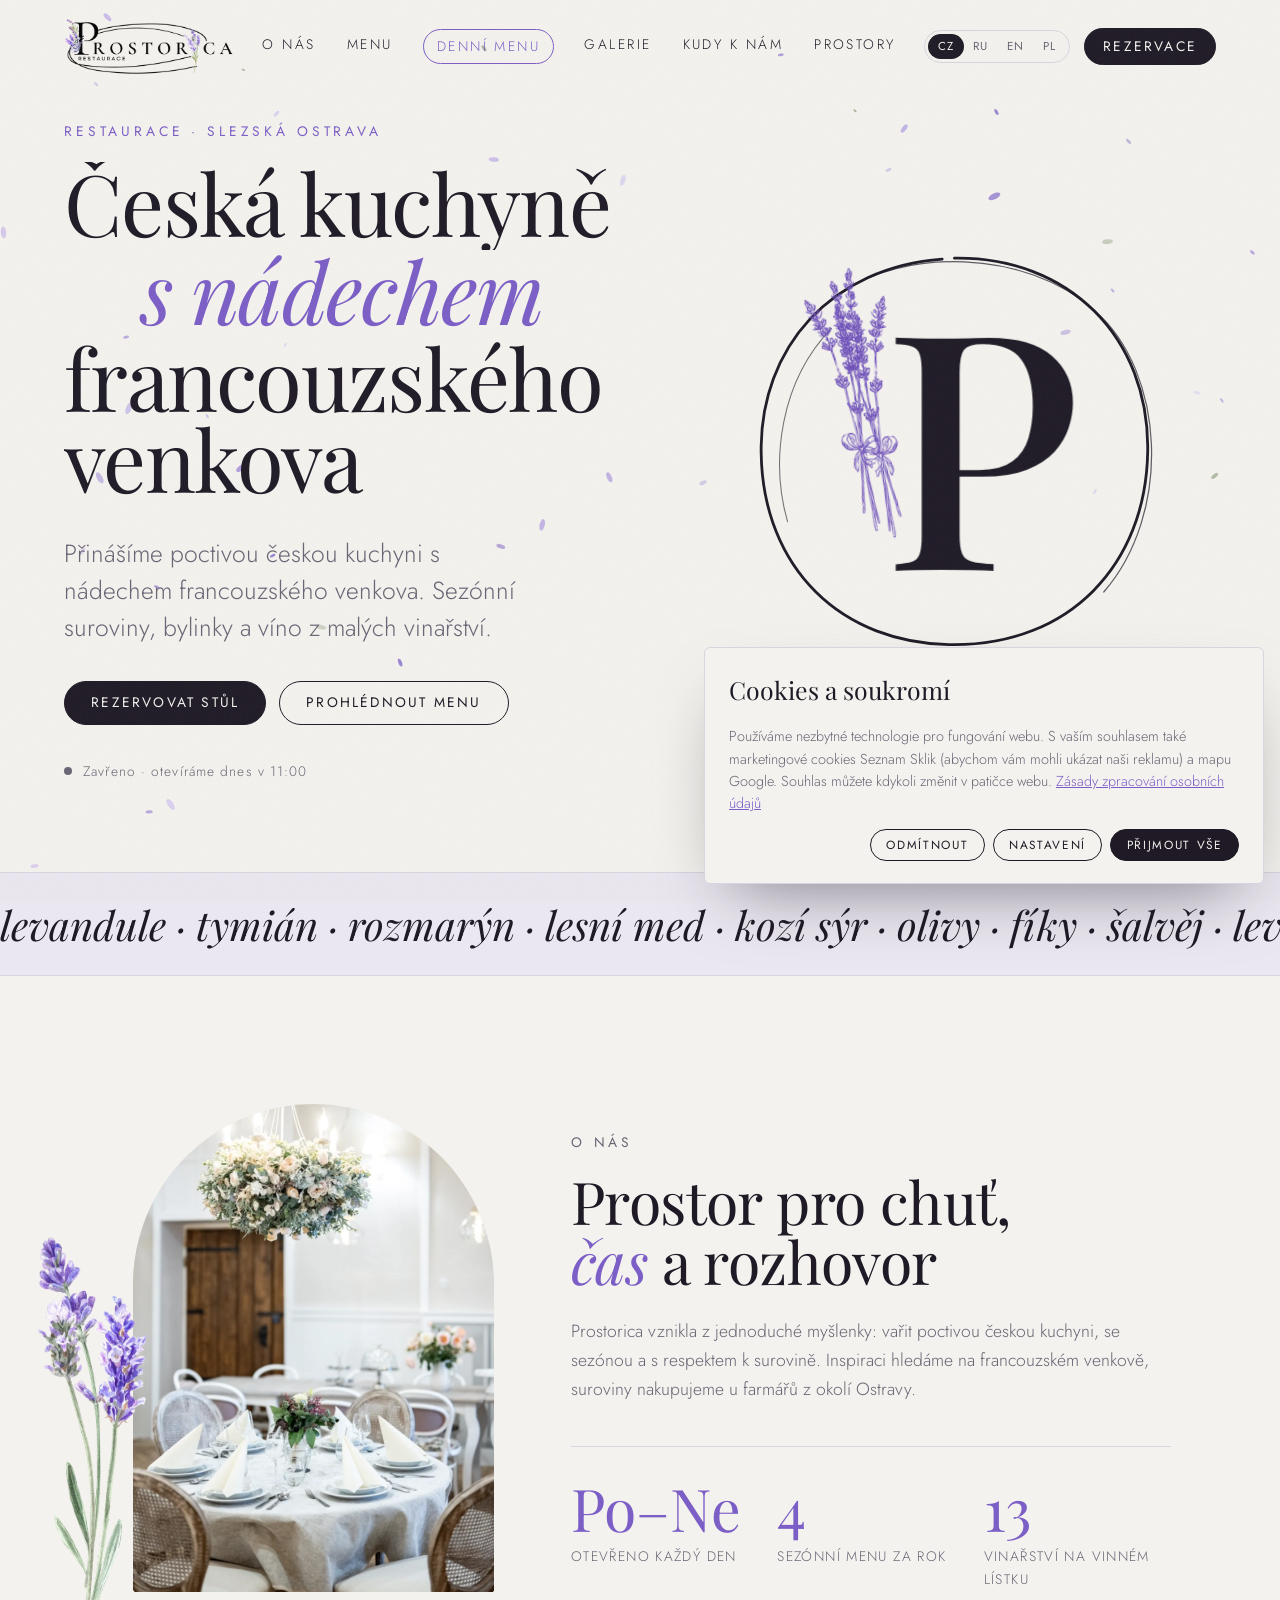
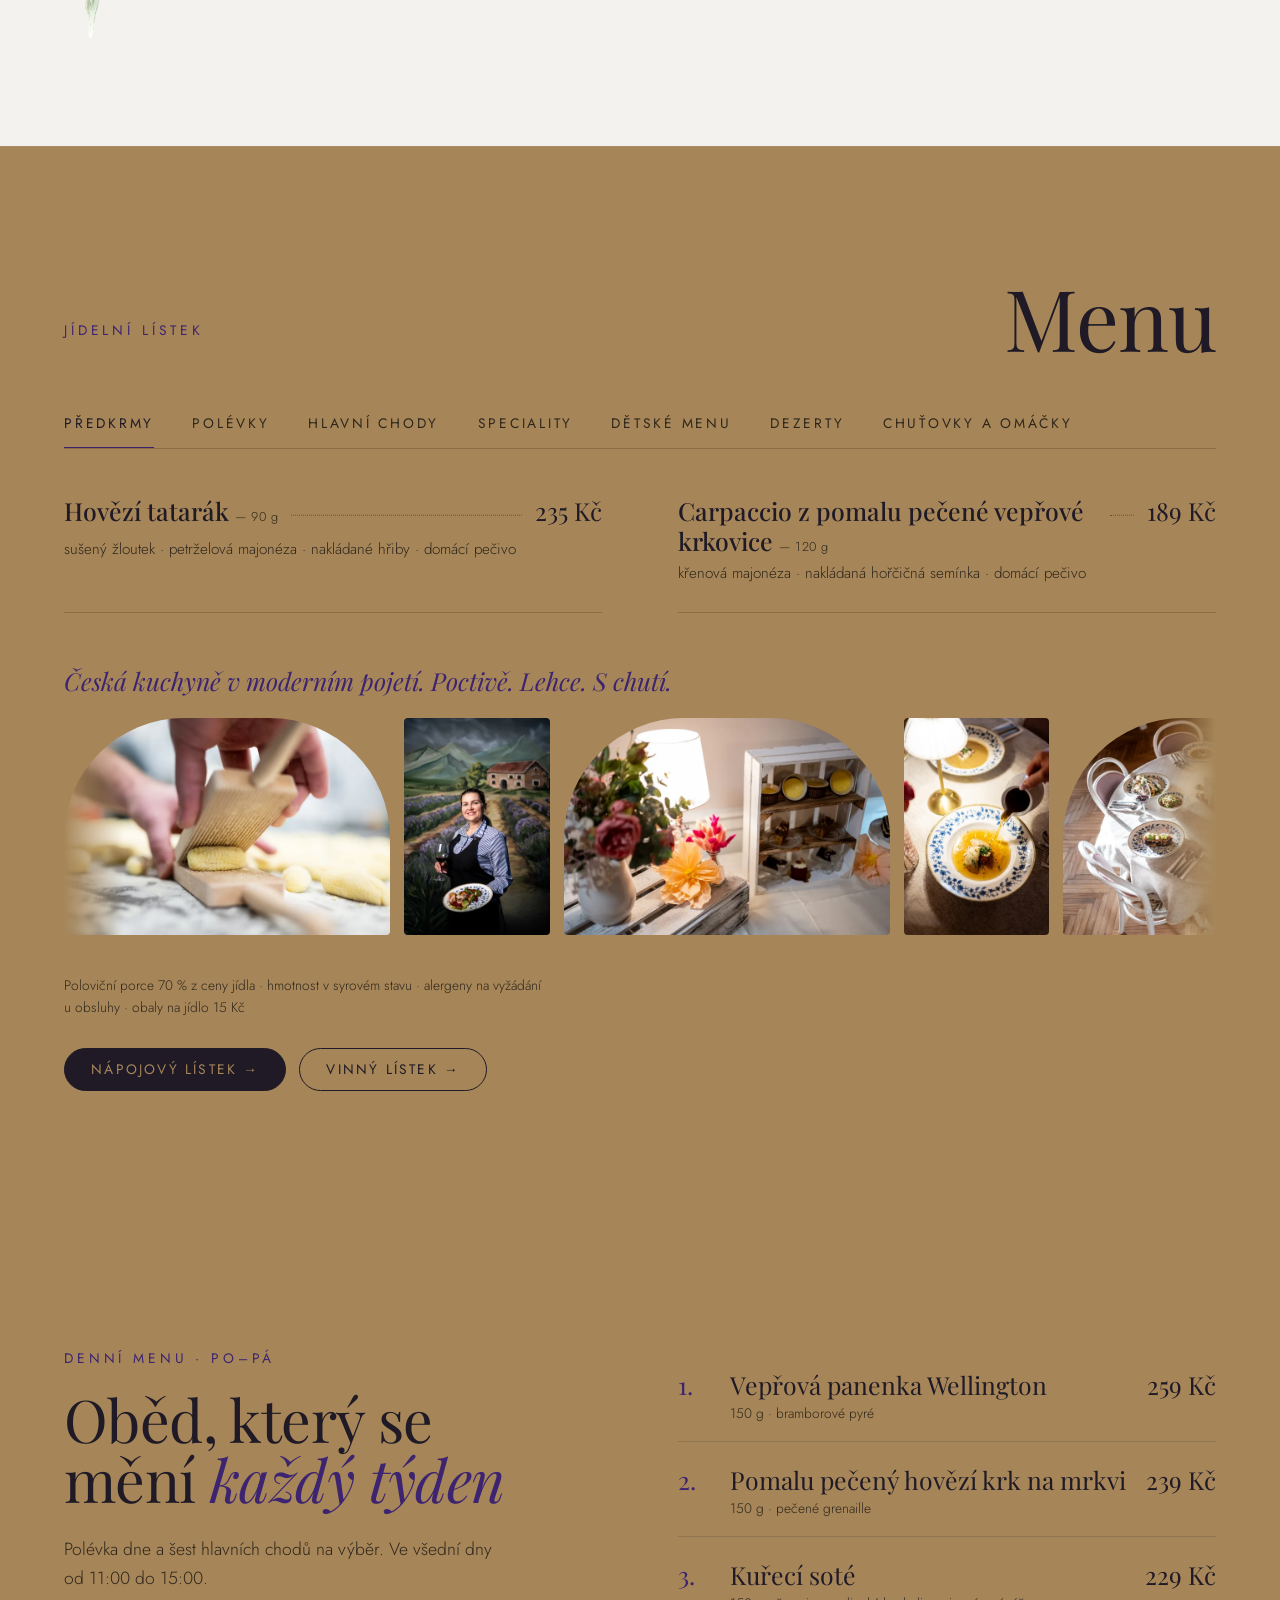
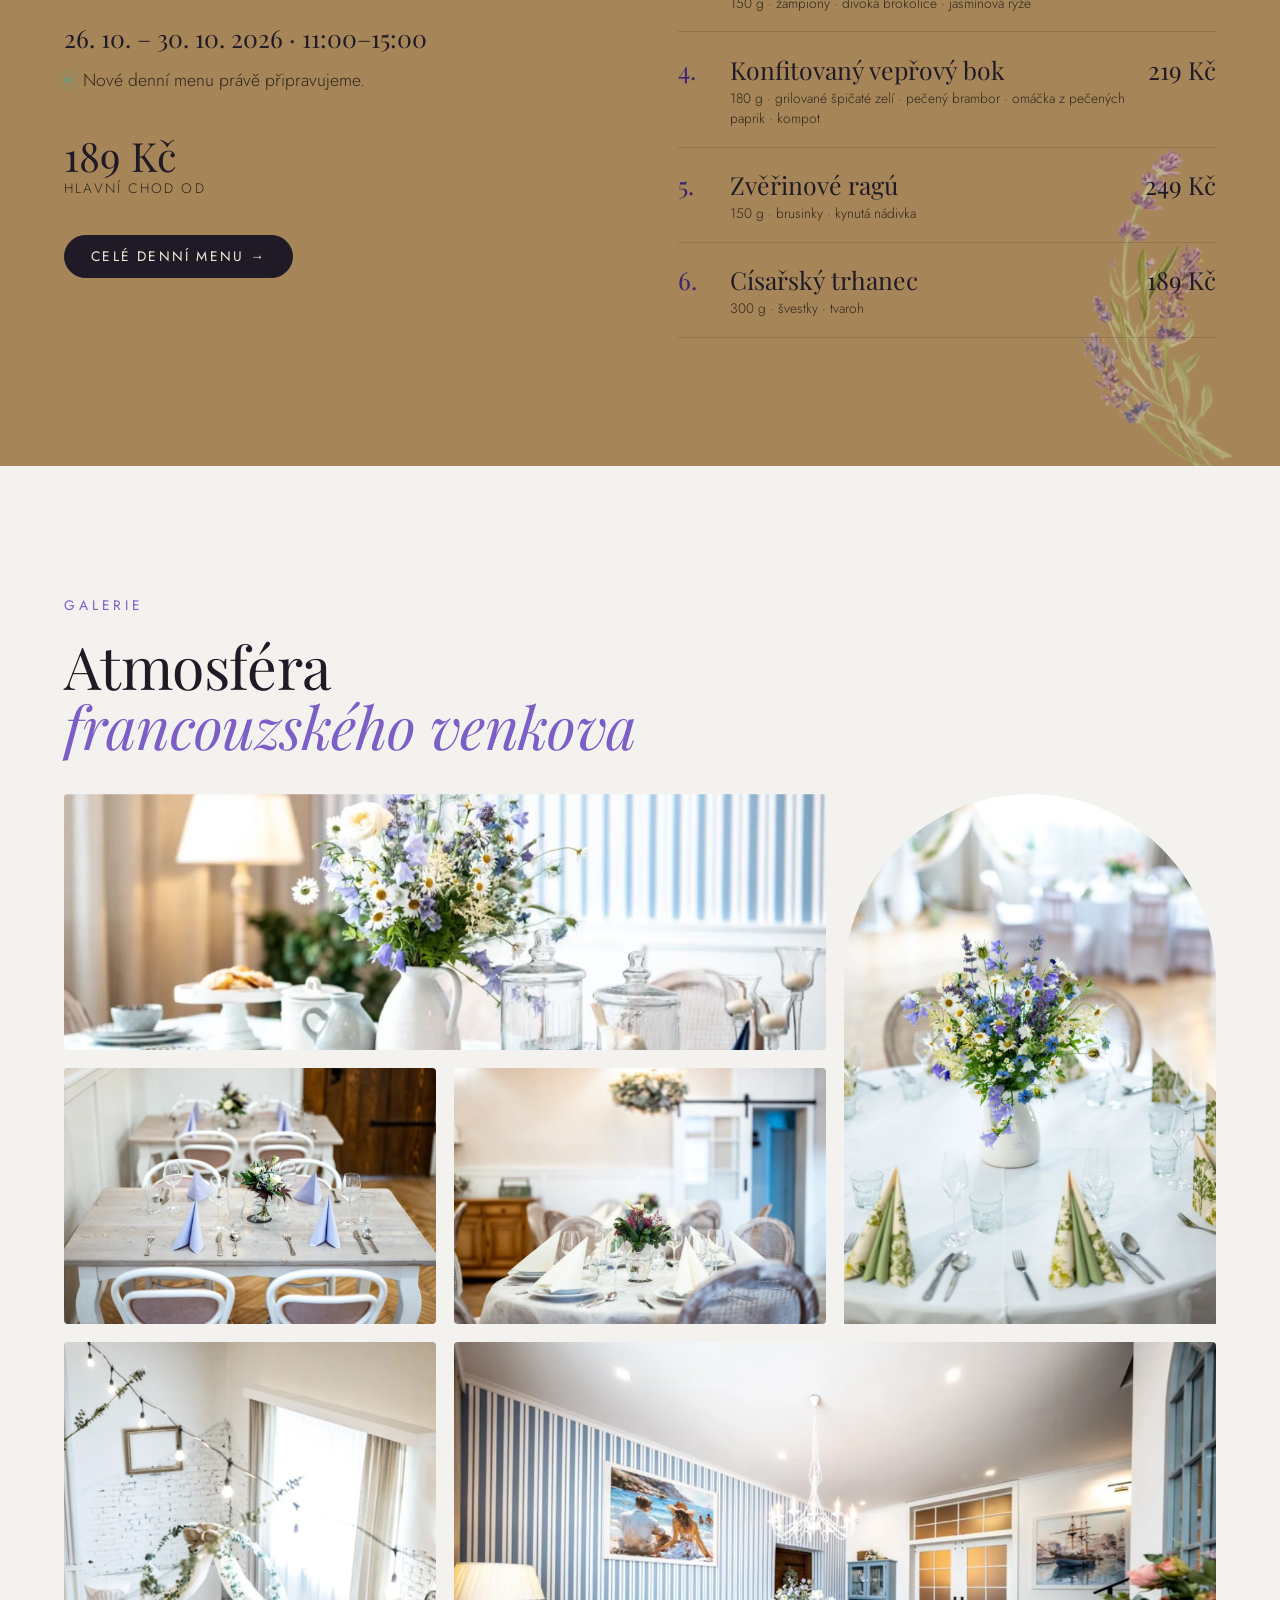
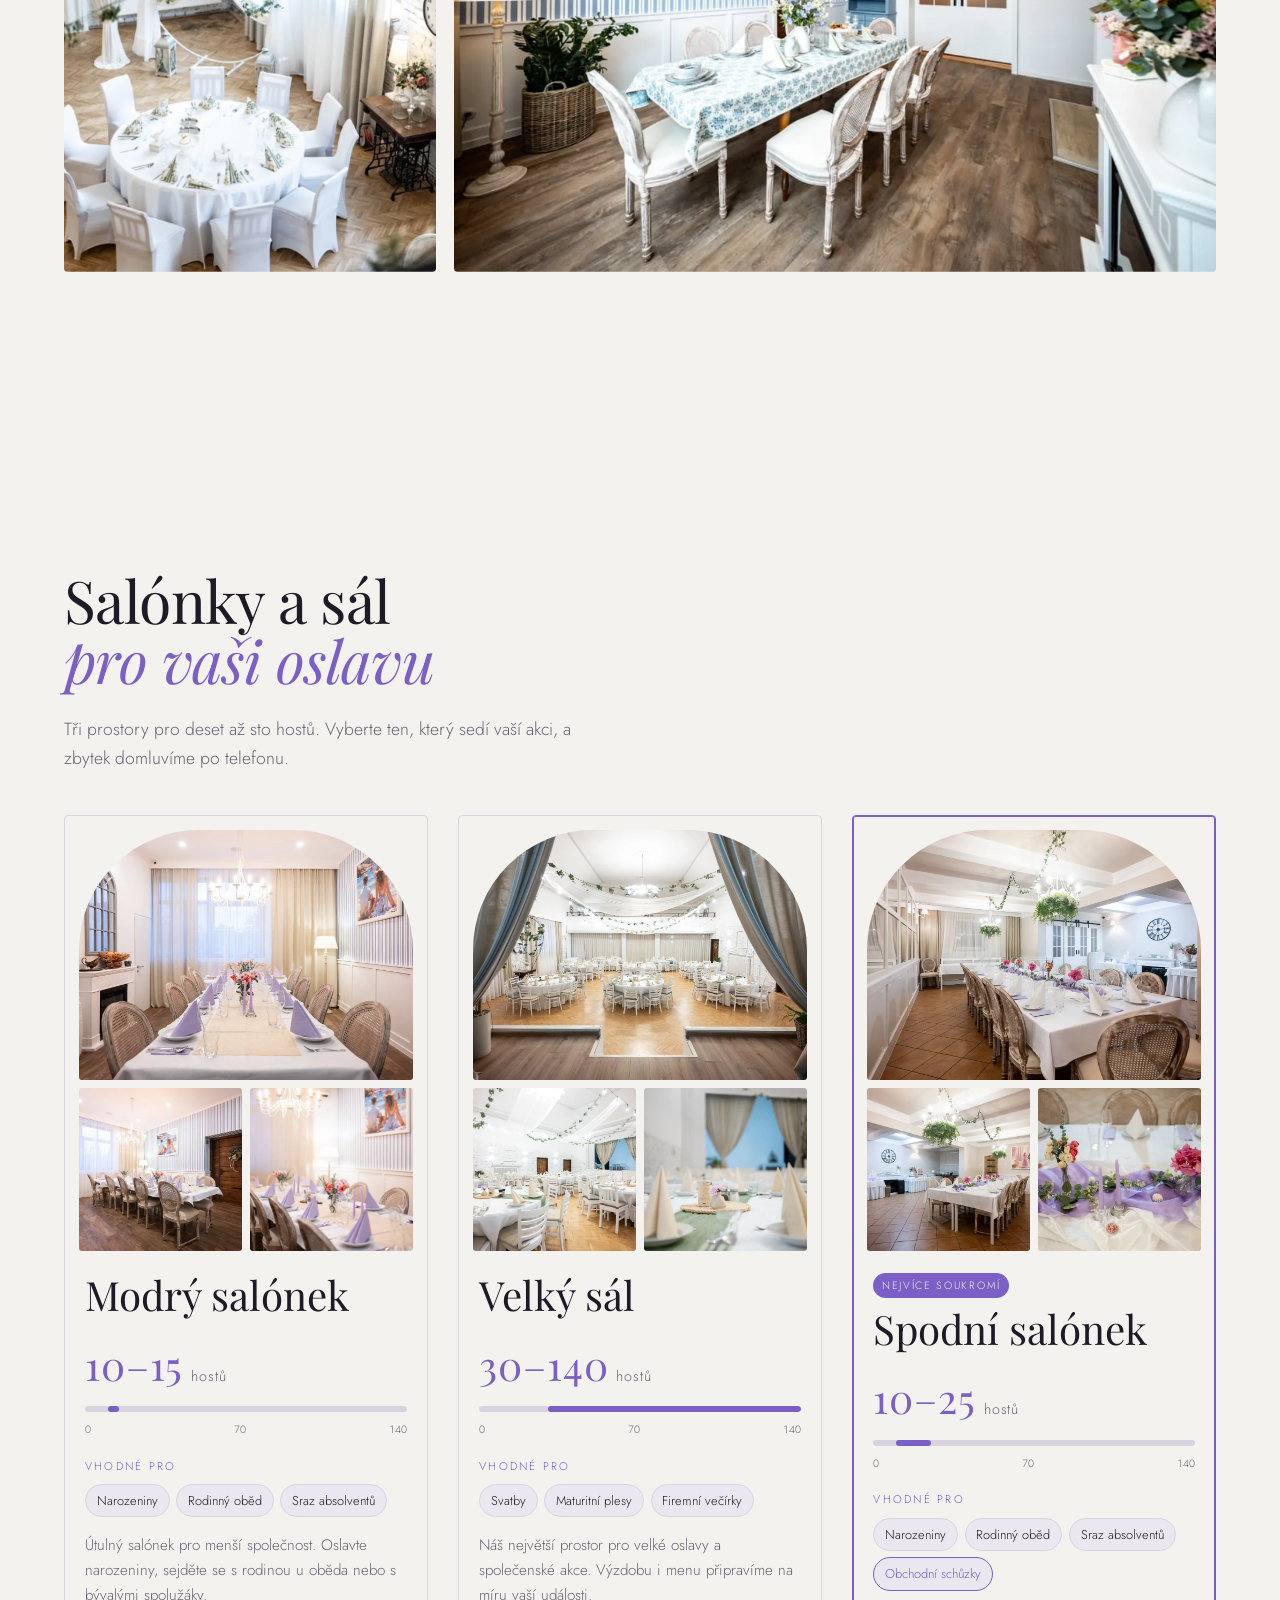
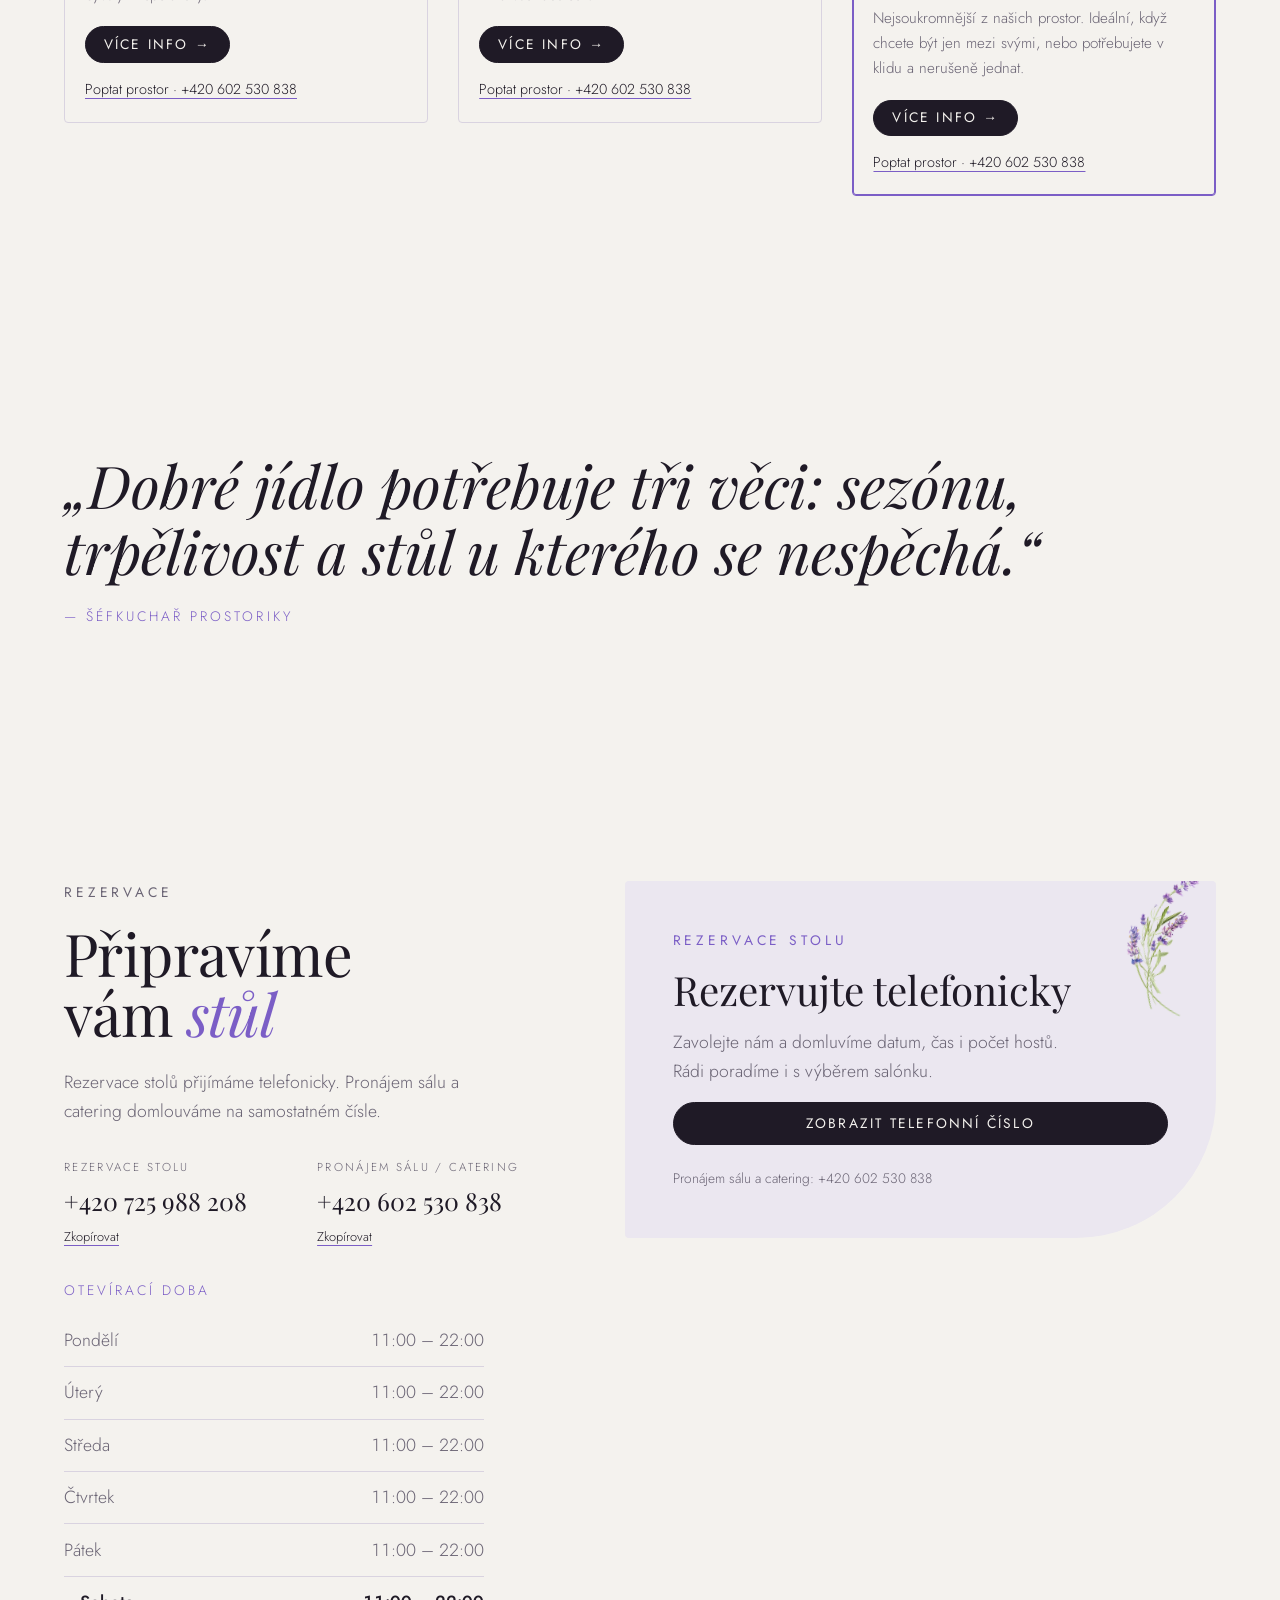
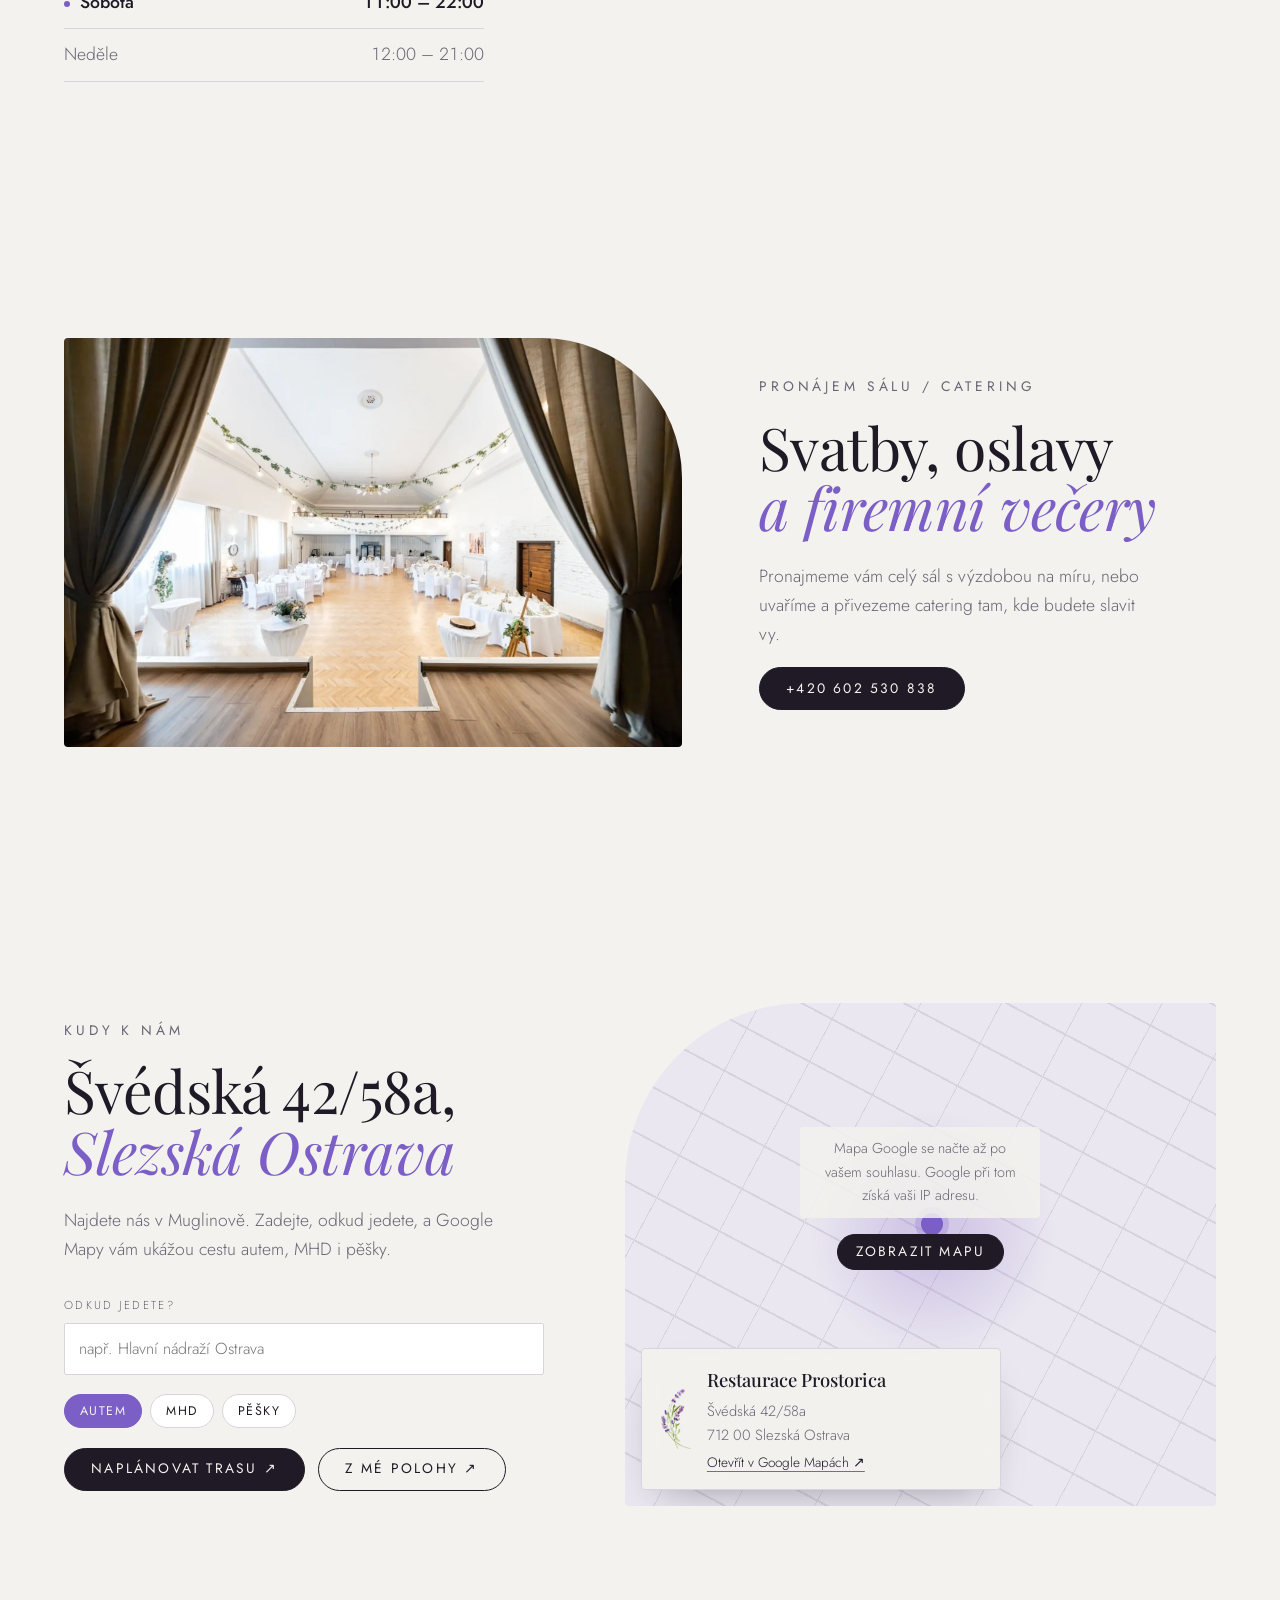
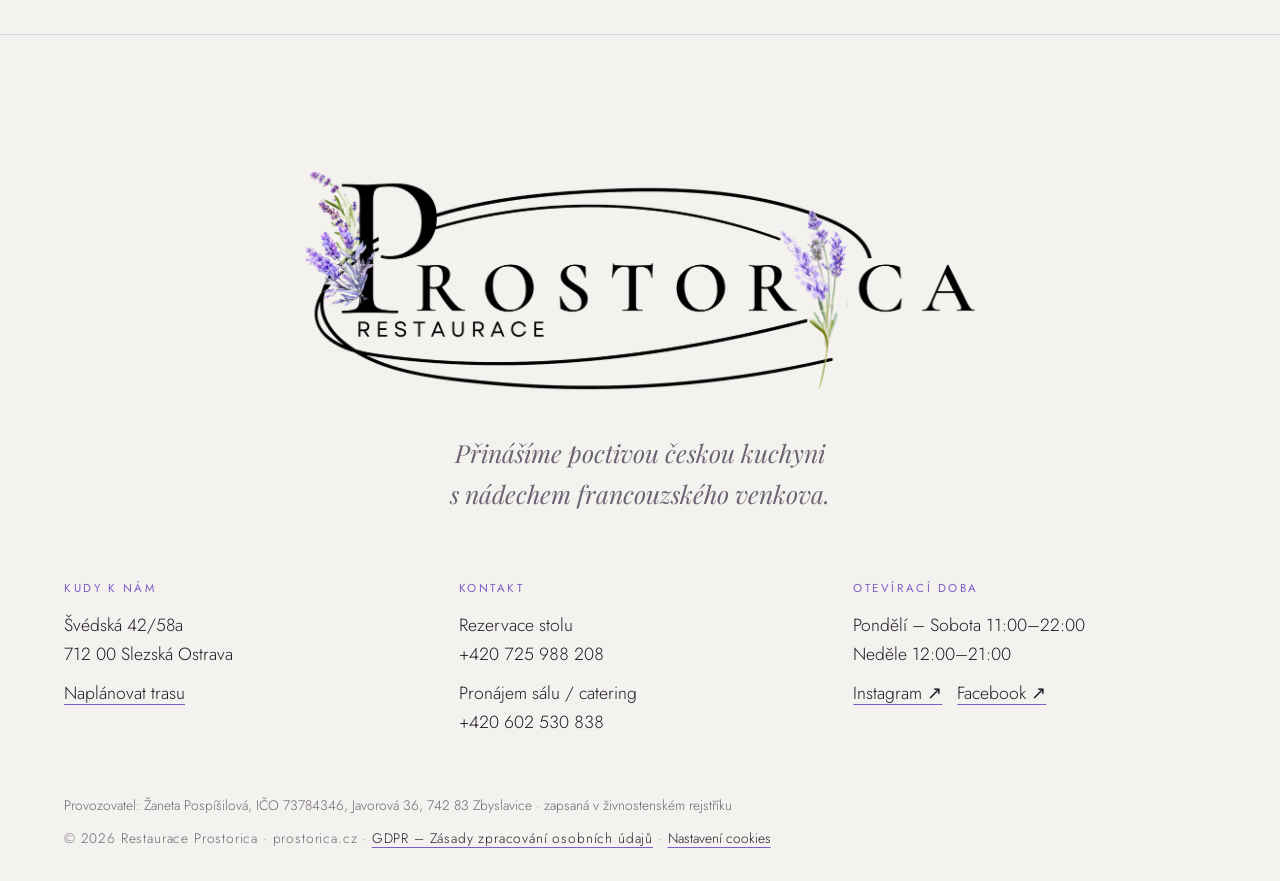
<file: index.html>
<!doctype html>
<html lang="cs">
<head>
<meta charset="utf-8">
<meta name="viewport" content="width=device-width, initial-scale=1, viewport-fit=cover">
<title>Prostorica Restaurace</title>
<meta name="description" content="Restaurace Prostorica, Slezská Ostrava. Poctivá česká kuchyně s nádechem francouzského venkova. Rezervace: +420 725 988 208.">
<link rel="stylesheet" href="css/fonts.css">
<link rel="stylesheet" href="css/style.css">
</head>
<body>
<!--CONTENT-START-->
<div class="grain" aria-hidden="true"></div>

<header class="nav" id="nav">
  <a class="nav__brand" href="#top" aria-label="Prostorica — nahoru">
    <img class="logo logo--ink" src="assets/logo-480.webp" srcset="assets/logo-480.webp 480w, assets/logo.webp 1400w" sizes="(max-width: 760px) 120px, 170px" width="1400" height="471" alt="Prostorica restaurace"><img class="logo logo--light" src="assets/logo-light-480.webp" srcset="assets/logo-light-480.webp 480w, assets/logo-light.webp 1400w" sizes="(max-width: 760px) 120px, 170px" width="1400" height="471" alt="" aria-hidden="true">
  </a>
  <nav class="nav__links" id="navLinks" aria-label="Hlavní navigace">
    <a href="#o-nas" data-i18n="nav.about">O nás</a>
    <a href="#menu" data-i18n="nav.menu">Menu</a>
    <a href="denni-menu.html" class="nav__pill" data-i18n="nav.lunch">Denní menu</a>
    <a href="#galerie" data-i18n="nav.gallery">Galerie</a>
    <a href="#kudy" data-i18n="nav.where">Kudy k nám</a>
    <a href="#prostory" data-i18n="nav.rooms">Prostory</a>
  </nav>
  <div class="nav__tools">
    <div class="lang" role="group" aria-label="Jazyk">
      <button type="button" class="lang__btn is-active" data-lang="cs">CZ</button>
      <button type="button" class="lang__btn" data-lang="ru">RU</button>
      <button type="button" class="lang__btn" data-lang="en">EN</button>
      <button type="button" class="lang__btn" data-lang="pl">PL</button>
    </div>
    <a class="btn btn--small" href="#rezervace" data-i18n="nav.book">Rezervace</a>
    <button type="button" class="burger" id="burger" aria-label="Menu" aria-expanded="false" aria-controls="navLinks"><span></span><span></span></button>
  </div>
</header>

<main id="top">
  <!-- HERO -->
  <section class="hero">
    <canvas class="hero__petals" id="petals" aria-hidden="true"></canvas>
    <div class="hero__text">
      <p class="eyebrow load" style="--d:.1s" data-i18n="hero.eyebrow">Restaurace · Slezská Ostrava</p>
      <h1 class="hero__title">
        <span class="line"><span class="load" style="--d:.2s" data-i18n="hero.t1">Česká kuchyně</span></span>
        <span class="line"><em class="load" style="--d:.35s" data-i18n="hero.t2">s nádechem</em></span>
        <span class="line"><span class="load" style="--d:.5s" data-i18n="hero.t3">francouzského venkova</span></span>
      </h1>
      <p class="hero__lead load" style="--d:.7s" data-i18n="hero.lead">Přinášíme poctivou českou kuchyni s nádechem francouzského venkova. Sezónní suroviny, bylinky a víno z malých vinařství.</p>
      <div class="hero__cta load" style="--d:.85s">
        <a class="btn magnetic" href="#rezervace"><span data-i18n="hero.book">Rezervovat stůl</span></a>
        <a class="btn btn--ghost magnetic" href="#menu"><span data-i18n="hero.menu">Prohlédnout menu</span></a>
      </div>
      <p class="hero__status load" style="--d:1s"><span class="dot" id="statusDot"></span><span id="statusText">Dnes otevřeno</span></p>
    </div>

    <div class="hero__mark" id="heroMark" aria-hidden="true">
      <svg class="ring" viewBox="0 0 500 500">
        <path class="ring__a" d="M250 30 C 380 28, 472 120, 470 250 C 468 380, 380 470, 250 470 C 120 470, 32 382, 30 252 C 28 130, 112 40, 236 31"/>
        <path class="ring__b" d="M120 70 C 190 20, 330 18, 410 90 C 490 160, 498 320, 420 410"/>
        <path class="ring__c" d="M60 330 C 40 260, 52 170, 110 110"/>
      </svg>
      <div class="mark__p">P</div>
      <span class="mark__line mark__line--l"></span>
      <span class="mark__line mark__line--r"></span>
    </div>
  </section>

  <!-- MARQUEE -->
  <div class="marquee" aria-hidden="true">
    <div class="marquee__track">
      <span data-i18n="marquee">levandule · tymián · rozmarýn · lesní med · kozí sýr · olivy · fíky · šalvěj ·&nbsp;</span>
      <span data-i18n="marquee">levandule · tymián · rozmarýn · lesní med · kozí sýr · olivy · fíky · šalvěj ·&nbsp;</span>
    </div>
  </div>

  <!-- ABOUT -->
  <section class="about section" id="o-nas">
    <div class="about__art">
      <figure class="arch photo-reveal">
        <img src="assets/photos/lustr.webp" alt="Prostřený kulatý stůl pod květinovým lustrem" width="1276" height="1726" loading="lazy" data-lb="0">
      </figure>
      <img class="about__stem sway sway--slow" src="assets/stem.webp" alt="" width="267" height="963">
    </div>
    <div class="about__text">
      <p class="eyebrow reveal" data-i18n="about.eyebrow">O nás</p>
      <h2 class="h2 reveal" data-i18n="about.title">Prostor pro chuť, <em>čas</em> a rozhovor</h2>
      <p class="reveal" data-i18n="about.p1">Prostorica vznikla z jednoduché myšlenky: vařit poctivou českou kuchyni, se sezónou a s respektem k surovině. Inspiraci hledáme na francouzském venkově, suroviny nakupujeme u farmářů z okolí Ostravy.</p>
      <dl class="facts reveal">
        <div><dt class="facts__word" data-i18n="about.f1v">Po–Ne</dt><dd data-i18n="about.f1">otevřeno každý den</dd></div>
        <div><dt class="count" data-to="4">4</dt><dd data-i18n="about.f2">sezónní menu za rok</dd></div>
        <div><dt class="count" data-to="13">13</dt><dd data-i18n="about.f3">vinařství na vinném lístku</dd></div>
      </dl>
    </div>
  </section>

  <!-- MENU -->
  <section class="menu section" id="menu">
    <div class="menu__head">
      <p class="eyebrow reveal" data-i18n="menu.eyebrow">Jídelní lístek</p>
      <h2 class="h2 reveal" data-i18n="menu.title">Menu</h2>
    </div>
    <div class="tabs reveal" role="tablist" id="tabs">
      <span class="tabs__ink" id="tabsInk" aria-hidden="true"></span>
    </div>
    <div class="menu__list" id="menuList" role="tabpanel"></div>
    <p class="dishes__label" data-i18n="dishes.label">Česká kuchyně v moderním pojetí. Poctivě. Lehce. S chutí.</p>
    <div class="dishes" aria-label="Z naší kuchyně">
      <div class="dishes__track" id="dishTrack">
        <img src="assets/photos/gnocchi.webp" alt="Ruční tvarování domácích gnocchi" width="780" height="520" loading="lazy">
        <img src="assets/photos/kucharka-vino.webp" alt="Kuchařka s talířem a sklenkou červeného vína před malbou levandulového pole" width="347" height="520" loading="lazy">
        <img src="assets/photos/dezerty.webp" alt="Dezerty v dřevěné bedýnce s květinami" width="780" height="520" loading="lazy">
        <img src="assets/photos/ravioli-vyvar.webp" alt="Ravioli přelévané vývarem na talíři s modrým vzorem" width="347" height="520" loading="lazy">
        <img src="assets/photos/stul-menu.webp" alt="Kulatý stůl prostřený několika chody" width="780" height="520" loading="lazy">
        <img src="assets/photos/stul-vino-steak.webp" alt="Dva hlavní chody a sklenky vína na stolku s lampou" width="347" height="520" loading="lazy">
        <img src="assets/photos/polevka-prelevani.webp" alt="Krémová polévka přelévaná na talíř s modrým vzorem" width="347" height="520" loading="lazy">
        <img src="assets/photos/rolada-repa.webp" alt="Masová roláda s červenou řepou a brokolicí" width="780" height="520" loading="lazy">
        <img src="assets/photos/barmanka-koktejl.webp" alt="Barmanka připravuje koktejl" width="347" height="520" loading="lazy">
        <img src="assets/photos/roastbeef-chleb.webp" alt="Tenké plátky masa s hořčičným kaviárem a opečeným chlebem" width="780" height="520" loading="lazy">
        <img src="assets/photos/tatarak-salat.webp" alt="Tatarák se salátem na bílém talíři" width="347" height="520" loading="lazy">
        <img src="assets/photos/eclair.webp" alt="Čokoládový dezert s karamelem a pistáciemi" width="780" height="520" loading="lazy">
        <img src="assets/photos/kuchar-pasta.webp" alt="Kuchař servíruje těstoviny z pánve" width="347" height="520" loading="lazy">
        <img src="assets/photos/pasta-kure.webp" alt="Těstoviny s kuřecím masem a parmazánem" width="780" height="520" loading="lazy">
        <img src="assets/photos/stul-pohanka.webp" alt="Hlavní chod, pohanka a jídelní lístek Prostorica na stole" width="780" height="520" loading="lazy">
        <img src="assets/photos/kuchar-dokonceni.webp" alt="Kuchař dokončuje talíř" width="347" height="520" loading="lazy">
        <img src="assets/photos/panenka-pena.webp" alt="Vepřová panenka s pěnou, bramborovými krokety a zeleninou" width="780" height="520" loading="lazy">
        <img src="assets/photos/tri-talire.webp" alt="Tři hotové chody v rukou kuchařů" width="780" height="520" loading="lazy">
      </div>
    </div>
    <p class="menu__note" data-i18n="menu.note">Poloviční porce 70 % z ceny jídla · hmotnost v syrovém stavu · alergeny na vyžádání u obsluhy · obaly na jídlo 15 Kč</p>
    <div class="menu__more">
      <a class="btn magnetic" href="napoje.html#napoje"><span data-i18n="menu.drinks">Nápojový lístek →</span></a>
      <a class="btn btn--ghost magnetic" href="napoje.html#vina"><span data-i18n="menu.wine">Vinný lístek →</span></a>
    </div>
  </section>

  <!-- WEEKLY LUNCH -->
  <section class="tasting lunch" id="denni-menu">
    <img class="tasting__sprig sway" src="assets/sprig-small.webp" alt="" width="145" height="288">
    <div class="tasting__inner section">
      <div class="tasting__intro">
        <p class="eyebrow reveal" data-i18n="lunch.eyebrow">Denní menu · Po–Pá</p>
        <h2 class="h2 reveal" data-i18n="lunch.title">Oběd, který se mění <em>každý týden</em></h2>
        <p class="reveal" data-i18n="lunch.lead">Polévka dne a šest hlavních chodů na výběr. Ve všední dny od 11:00 do 15:00.</p>
        <p class="lunch__week reveal" id="lunchWeek"></p>
        <p class="lunch__status reveal"><span class="dot"></span><span id="lunchStatus"></span></p>
        <div class="price reveal">
          <div><span class="price__num" id="lunchFrom"></span><span class="price__lbl" data-i18n="lunch.from">hlavní chod od</span></div>
        </div>
        <a class="btn btn--light magnetic reveal" href="denni-menu.html"><span data-i18n="lunch.cta">Celé denní menu →</span></a>
      </div>
      <ol class="lunch__list" id="lunchList"></ol>
    </div>
  </section>

  <!-- GALLERY -->
  <section class="gallery section" id="galerie">
    <div class="gallery__head">
      <p class="eyebrow reveal" data-i18n="gallery.eyebrow">Galerie</p>
      <h2 class="h2 reveal" data-i18n="gallery.title">Atmosféra <em>francouzského venkova</em></h2>
    </div>
    <div class="gallery__grid">
      <figure class="g g--wide photo-reveal"><img src="assets/photos/stul-kvetiny.webp" alt="Stůl s lučními květinami a lampou" width="1222" height="810" loading="lazy" data-lb="1"><figcaption data-i18n="gallery.c1">Luční květiny na každém stole</figcaption></figure>
      <figure class="g g--tall photo-reveal"><img src="assets/photos/kytice.webp" alt="Kytice na kulatém stole" width="1152" height="1724" loading="lazy" data-lb="2"><figcaption data-i18n="gallery.c2">Slavnostní tabule</figcaption></figure>
      <figure class="g photo-reveal"><img src="assets/photos/stul-levandule.webp" alt="Dřevěný stůl s levandulovými ubrousky" width="1222" height="810" loading="lazy" data-lb="3"><figcaption data-i18n="gallery.c3">Levandulové ubrousky</figcaption></figure>
      <figure class="g photo-reveal"><img src="assets/photos/salonek.webp" alt="Salónek s prostřenými stoly" width="1222" height="810" loading="lazy" data-lb="4"><figcaption data-i18n="gallery.c4">Salónek</figcaption></figure>
      <figure class="g g--tall photo-reveal"><img src="assets/photos/sal-kulaty.webp" alt="Sál s kulatým stolem a květinovým věncem" width="1156" height="1480" loading="lazy" data-lb="5"><figcaption data-i18n="gallery.c5">Sál pro oslavy</figcaption></figure>
      <figure class="g g--wide photo-reveal"><img src="assets/photos/dlouhy-stul.webp" alt="Dlouhý stůl v pruhované místnosti" width="1222" height="810" loading="lazy" data-lb="6"><figcaption data-i18n="gallery.c6">Dlouhý stůl pro rodinná setkání</figcaption></figure>
    </div>
  </section>

  <!-- ROOMS -->
  <section class="rooms section" id="prostory">
    <div class="rooms__head">
      <p class="eyebrow reveal" data-i18n="rooms.eyebrow">Prostory</p>
      <h2 class="h2 reveal" data-i18n="rooms.title">Salónky a sál <em>pro vaši oslavu</em></h2>
      <p class="reveal" data-i18n="rooms.lead">Tři prostory pro deset až sto hostů. Vyberte ten, který sedí vaší akci, a zbytek domluvíme po telefonu.</p>
    </div>
    <div class="rooms__grid" id="roomsGrid"></div>
  </section>

  <!-- QUOTE -->
  <section class="quote section">
    <blockquote class="reveal">
      <p data-i18n="quote.text">„Dobré jídlo potřebuje tři věci: sezónu, trpělivost a stůl u kterého se nespěchá.“</p>
      <footer data-i18n="quote.by">— šéfkuchař Prostoriky</footer>
    </blockquote>
  </section>

  <!-- RESERVATION -->
  <section class="book section" id="rezervace">
    <div class="book__info">
      <p class="eyebrow reveal" data-i18n="book.eyebrow">Rezervace</p>
      <h2 class="h2 reveal" data-i18n="book.title">Připravíme vám <em>stůl</em></h2>
      <p class="reveal" data-i18n="book.lead">Rezervace stolů přijímáme telefonicky. Pronájem sálu a catering domlouváme na samostatném čísle.</p>
      <div class="phones reveal">
        <div class="phone">
          <span class="phone__lbl" data-i18n="book.telBook">Rezervace stolu</span>
          <a class="phone__num" href="tel:+420725988208">+420 725 988 208</a>
          <button type="button" class="link copy-btn" data-copy="+420 725 988 208" data-i18n="foot.copy">Zkopírovat</button>
        </div>
        <div class="phone">
          <span class="phone__lbl" data-i18n="book.telCater">Pronájem sálu / catering</span>
          <a class="phone__num" href="tel:+420602530838">+420 602 530 838</a>
          <button type="button" class="link copy-btn" data-copy="+420 602 530 838" data-i18n="foot.copy">Zkopírovat</button>
        </div>
      </div>
      <table class="hours reveal" id="hours">
        <caption data-i18n="book.hours">Otevírací doba</caption>
        <tbody></tbody>
      </table>
    </div>

    <div class="form callcard reveal" id="callCard">
      <img class="callcard__sprig" src="assets/sprig-small.webp" alt="" width="145" height="288">
      <p class="eyebrow" data-i18n="call.eyebrow">Rezervace stolu</p>
      <h3 class="callcard__title" data-i18n="call.title">Rezervujte telefonicky</h3>
      <p class="callcard__lead" data-i18n="call.lead">Zavolejte nám a domluvíme datum, čas i počet hostů. Rádi poradíme i s výběrem salónku.</p>
      <button type="button" class="btn btn--wide magnetic" id="callReveal" aria-expanded="false" aria-controls="callNumber"><span data-i18n="call.show">Zobrazit telefonní číslo</span></button>
      <div class="callcard__number" id="callNumber" hidden>
        <a class="callcard__tel" href="tel:+420725988208">+420 725 988 208</a>
        <div class="callcard__actions">
          <a class="btn" href="tel:+420725988208"><span data-i18n="call.dial">Zavolat</span></a>
          <button type="button" class="btn btn--ghost copy-btn" data-copy="+420 725 988 208" data-i18n="foot.copy">Zkopírovat</button>
        </div>
      </div>
      <p class="callcard__note" data-i18n="call.note">Pronájem sálu a catering: +420 602 530 838</p>
    </div>
  </section>
</main>

<!-- HALL / CATERING -->
<section class="hall section" id="sal">
  <figure class="hall__photo" id="hallPhoto">
    <img src="assets/photos/sal-zavesy.webp" alt="Velký sál za odhrnutými závěsy" width="1222" height="810" loading="lazy" data-lb="7">
    <span class="curtain curtain--l" aria-hidden="true"></span><span class="curtain curtain--r" aria-hidden="true"></span>
  </figure>
  <div class="hall__text">
    <p class="eyebrow reveal" data-i18n="hall.eyebrow">Pronájem sálu / catering</p>
    <h2 class="h2 reveal" data-i18n="hall.title">Svatby, oslavy <em>a firemní večery</em></h2>
    <p class="reveal" data-i18n="hall.lead">Pronajmeme vám celý sál s výzdobou na míru, nebo uvaříme a přivezeme catering tam, kde budete slavit vy.</p>
    <a class="btn magnetic reveal" href="tel:+420602530838"><span>+420 602 530 838</span></a>
  </div>
</section>

<!-- LOCATION -->
<section class="where section" id="kudy">
  <div class="where__text">
    <p class="eyebrow reveal" data-i18n="where.eyebrow">Kudy k nám</p>
    <h2 class="h2 reveal" data-i18n="where.title">Švédská 42/58a, <em>Slezská Ostrava</em></h2>
    <p class="reveal" data-i18n="where.lead">Najdete nás v Muglinově. Zadejte, odkud jedete, a Google Mapy vám ukážou cestu autem, MHD i pěšky.</p>
    <form class="route reveal" id="routeForm">
      <label class="field">
        <span data-i18n="where.from">Odkud jedete?</span>
        <input type="text" id="r-from" name="from" autocomplete="street-address" data-i18n-ph="where.fromPh" placeholder="např. Hlavní nádraží Ostrava">
      </label>
      <div class="route__modes" role="radiogroup" id="routeModes">
        <button type="button" class="mode" role="radio" aria-checked="true" data-mode="driving" data-i18n="where.car">Autem</button>
        <button type="button" class="mode" role="radio" aria-checked="false" data-mode="transit" data-i18n="where.transit">MHD</button>
        <button type="button" class="mode" role="radio" aria-checked="false" data-mode="walking" data-i18n="where.walk">Pěšky</button>
      </div>
      <div class="route__actions">
        <a class="btn magnetic" id="routeBtn" href="https://www.google.com/maps/dir/?api=1&amp;destination=%C5%A0v%C3%A9dsk%C3%A1%2042%2F58a%2C%20712%2000%20Slezsk%C3%A1%20Ostrava&amp;travelmode=driving" target="_blank" rel="noopener"><span data-i18n="where.go">Naplánovat trasu ↗</span></a>
        <a class="btn btn--ghost" id="routeHere" href="https://www.google.com/maps/dir/?api=1&amp;destination=%C5%A0v%C3%A9dsk%C3%A1%2042%2F58a%2C%20712%2000%20Slezsk%C3%A1%20Ostrava&amp;travelmode=driving" target="_blank" rel="noopener"><span data-i18n="where.here">Z mé polohy ↗</span></a>
      </div>
    </form>
  </div>
  <div class="where__map reveal">
    <!--MAP-EMBED-START-->
    <div class="where__gate" id="mapGate">
      <p data-i18n="where.mapNote">Mapa Google se načte až po vašem souhlasu. Google při tom získá vaši IP adresu.</p>
      <button type="button" class="btn btn--small" id="mapLoad"><span data-i18n="where.mapBtn">Zobrazit mapu</span></button>
    </div>
    <!--MAP-EMBED-END-->
    <div class="where__card">
      <img src="assets/sprig-small.webp" alt="" width="145" height="288">
      <div>
        <strong>Restaurace Prostorica</strong>
        <span>Švédská 42/58a<br>712 00 Slezská Ostrava</span>
        <a class="link" href="https://www.google.com/maps/search/?api=1&amp;query=Restaurace%20Prostorica%2C%20%C5%A0v%C3%A9dsk%C3%A1%2042%2F58a%2C%20Slezsk%C3%A1%20Ostrava" target="_blank" rel="noopener" data-i18n="foot.map">Otevřít v Google Mapách ↗</a>
      </div>
    </div>
  </div>
</section>

<!-- FOOTER -->
<footer class="foot" id="kontakt">
  <div class="foot__logo reveal">
    <img class="logo logo--ink" src="assets/logo-480.webp" srcset="assets/logo-480.webp 480w, assets/logo.webp 1400w" sizes="(max-width: 760px) 90vw, 680px" width="1400" height="471" alt="Prostorica restaurace"><img class="logo logo--light" src="assets/logo-light-480.webp" srcset="assets/logo-light-480.webp 480w, assets/logo-light.webp 1400w" sizes="(max-width: 760px) 90vw, 680px" width="1400" height="471" alt="" aria-hidden="true">
  </div>
  <p class="foot__tagline" data-i18n="foot.tagline">Přinášíme poctivou českou kuchyni s nádechem francouzského venkova.</p>
  <div class="foot__cols">
    <div>
      <h3 data-i18n="foot.addr">Kudy k nám</h3>
      <p>Švédská 42/58a<br>712 00 Slezská Ostrava</p>
      <a class="link" href="#kudy" data-i18n="foot.route">Naplánovat trasu</a>
    </div>
    <div>
      <h3 data-i18n="foot.contact">Kontakt</h3>
      <p><span data-i18n="foot.telBook">Rezervace stolu</span><br><a class="foot__tel" href="tel:+420725988208">+420 725 988 208</a></p>
      <p><span data-i18n="foot.telCater">Pronájem sálu / catering</span><br><a class="foot__tel" href="tel:+420602530838">+420 602 530 838</a></p>
    </div>
    <div>
      <h3 data-i18n="foot.hours">Otevírací doba</h3>
      <p><span data-i18n="foot.monsat">Pondělí – Sobota</span> 11:00–22:00<br><span data-i18n="foot.sun">Neděle</span> 12:00–21:00</p>
      <p><a class="link" href="https://www.instagram.com/prostoricaostrava/" target="_blank" rel="noopener">Instagram ↗</a> &nbsp; <a class="link" href="https://www.facebook.com/share/1Hs7WHj2ds/" target="_blank" rel="noopener">Facebook ↗</a></p>
    </div>
  </div>
  <p class="foot__op"><span data-i18n="foot.op">Provozovatel</span>: Žaneta Pospíšilová, IČO 73784346, Javorová 36, 742 83 Zbyslavice · <span data-i18n="foot.reg">zapsaná v živnostenském rejstříku</span></p>
  <p class="foot__copy">© 2026 Restaurace Prostorica · prostorica.cz · <a class="link" href="gdpr.html" data-i18n="foot.gdpr">GDPR – Zásady zpracování osobních údajů</a> · <button type="button" class="link" data-cookie-settings data-i18n="foot.cookies">Nastavení cookies</button></p>
</footer>
<div class="lb" id="lightbox" hidden role="dialog" aria-modal="true" aria-label="Fotografie">
  <button type="button" class="lb__btn lb__close" id="lbClose" aria-label="Zavřít">×</button>
  <button type="button" class="lb__btn lb__prev" id="lbPrev" aria-label="Předchozí">‹</button>
  <figure class="lb__fig"><img id="lbImg" alt=""><figcaption id="lbCap"></figcaption></figure>
  <button type="button" class="lb__btn lb__next" id="lbNext" aria-label="Další">›</button>
  <p class="lb__count" id="lbCount"></p>
</div>
<!--CONTENT-END-->
<script src="js/consent.js"></script>
<script src="js/denni-menu-data.js"></script>
<script src="js/prostory-data.js"></script>
<script src="js/main.js"></script>
</body>
</html>
</file>
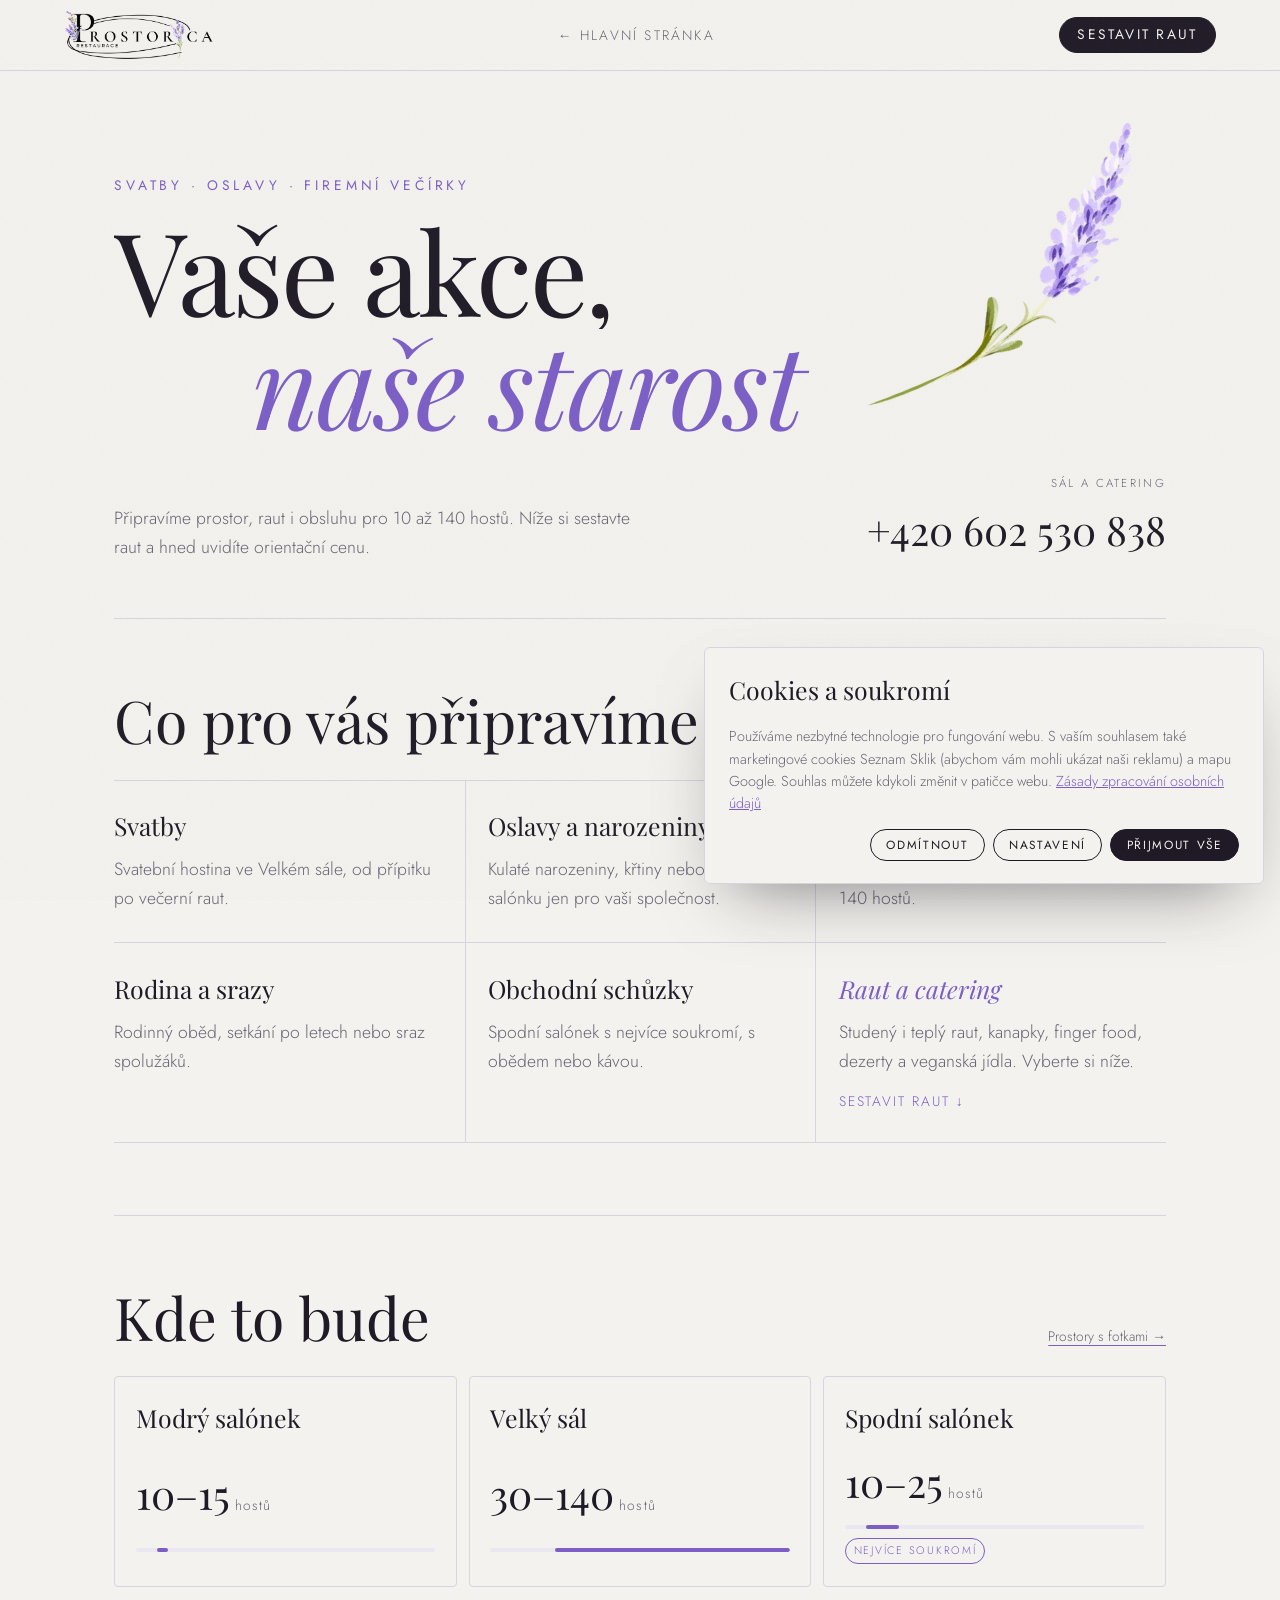
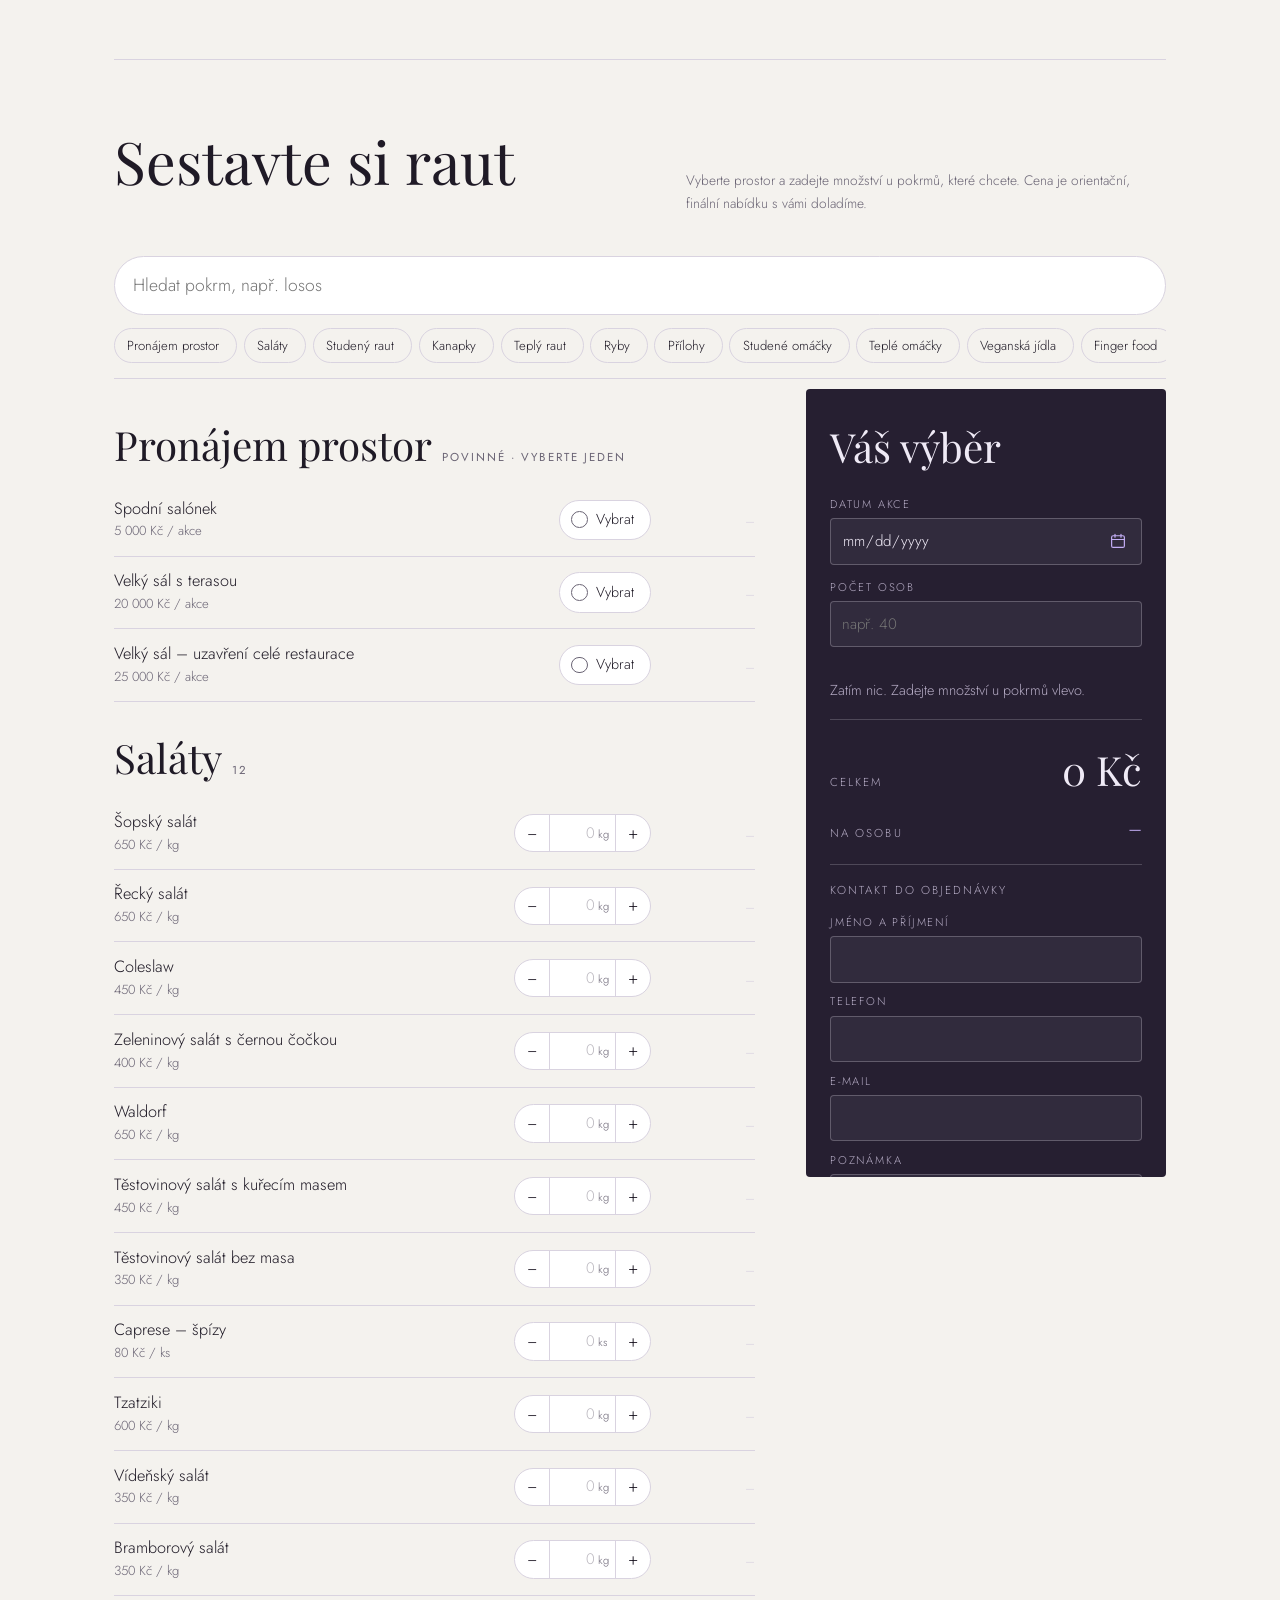
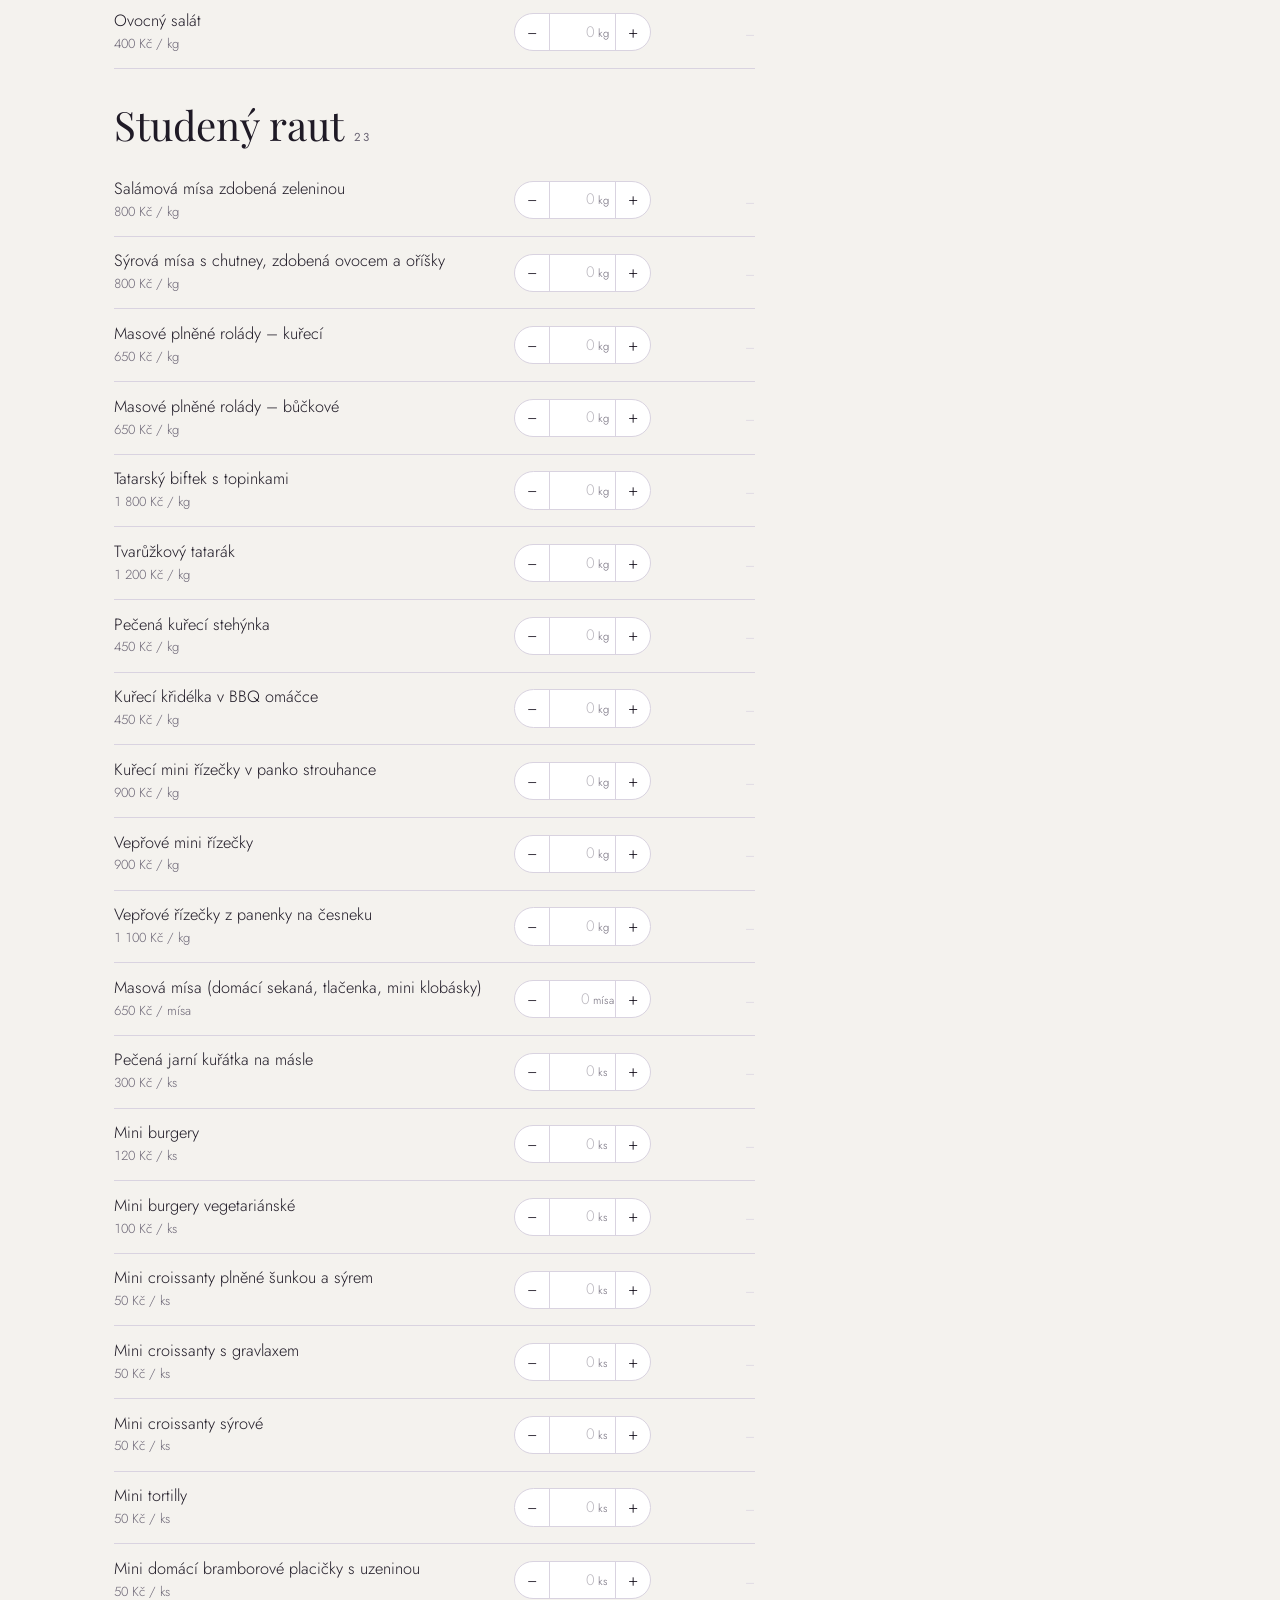
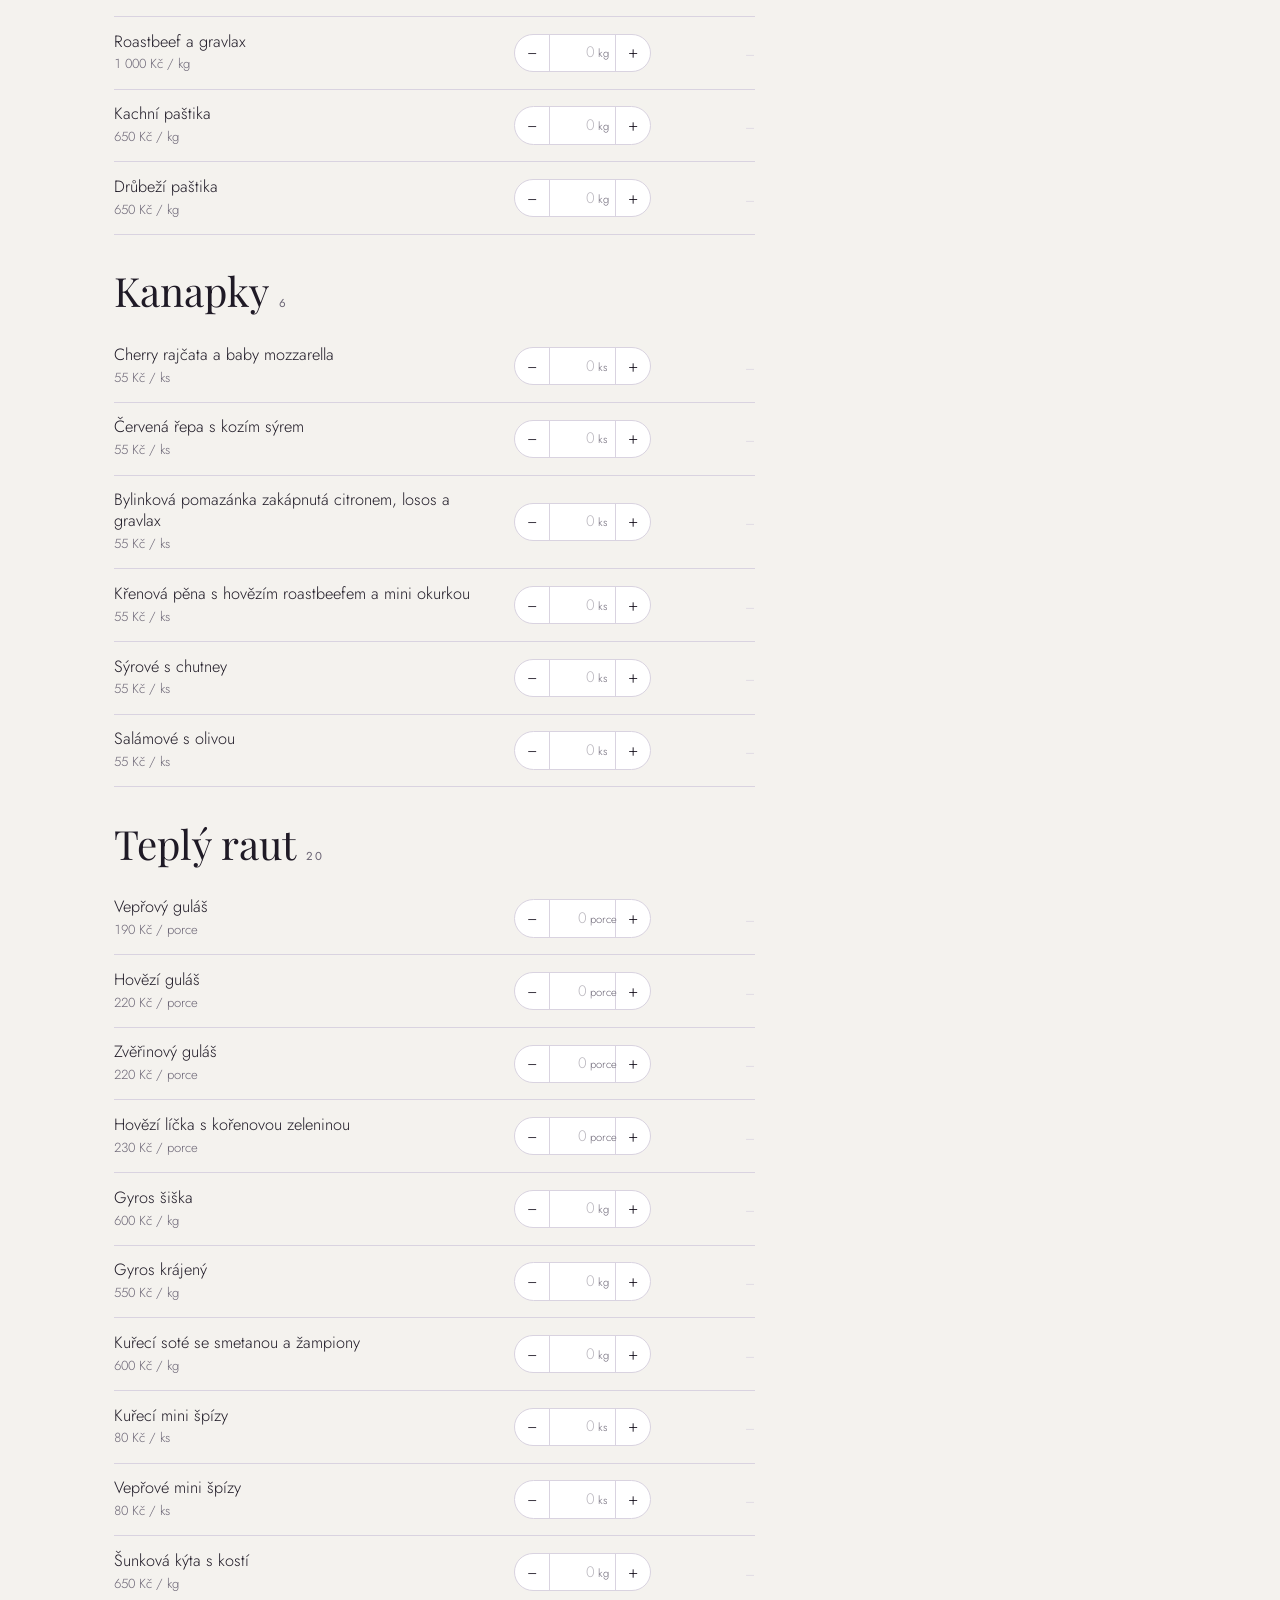
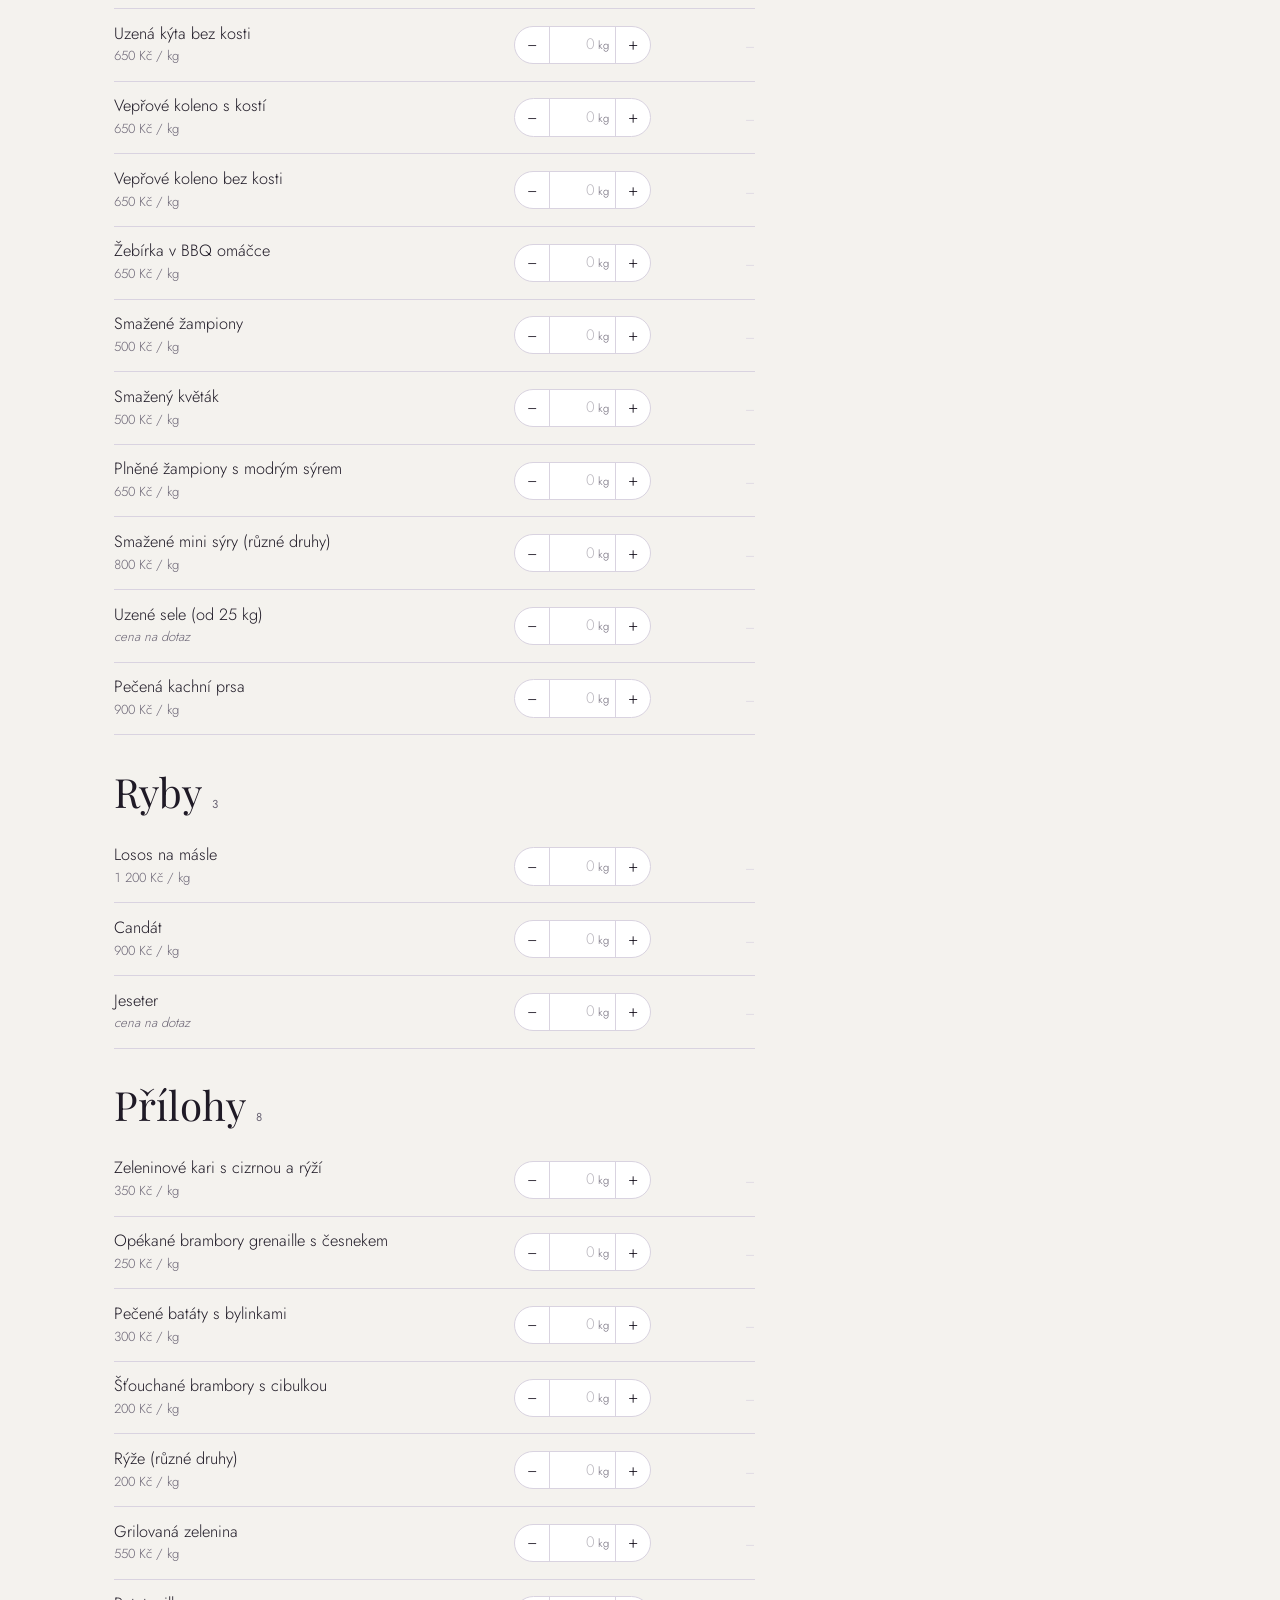
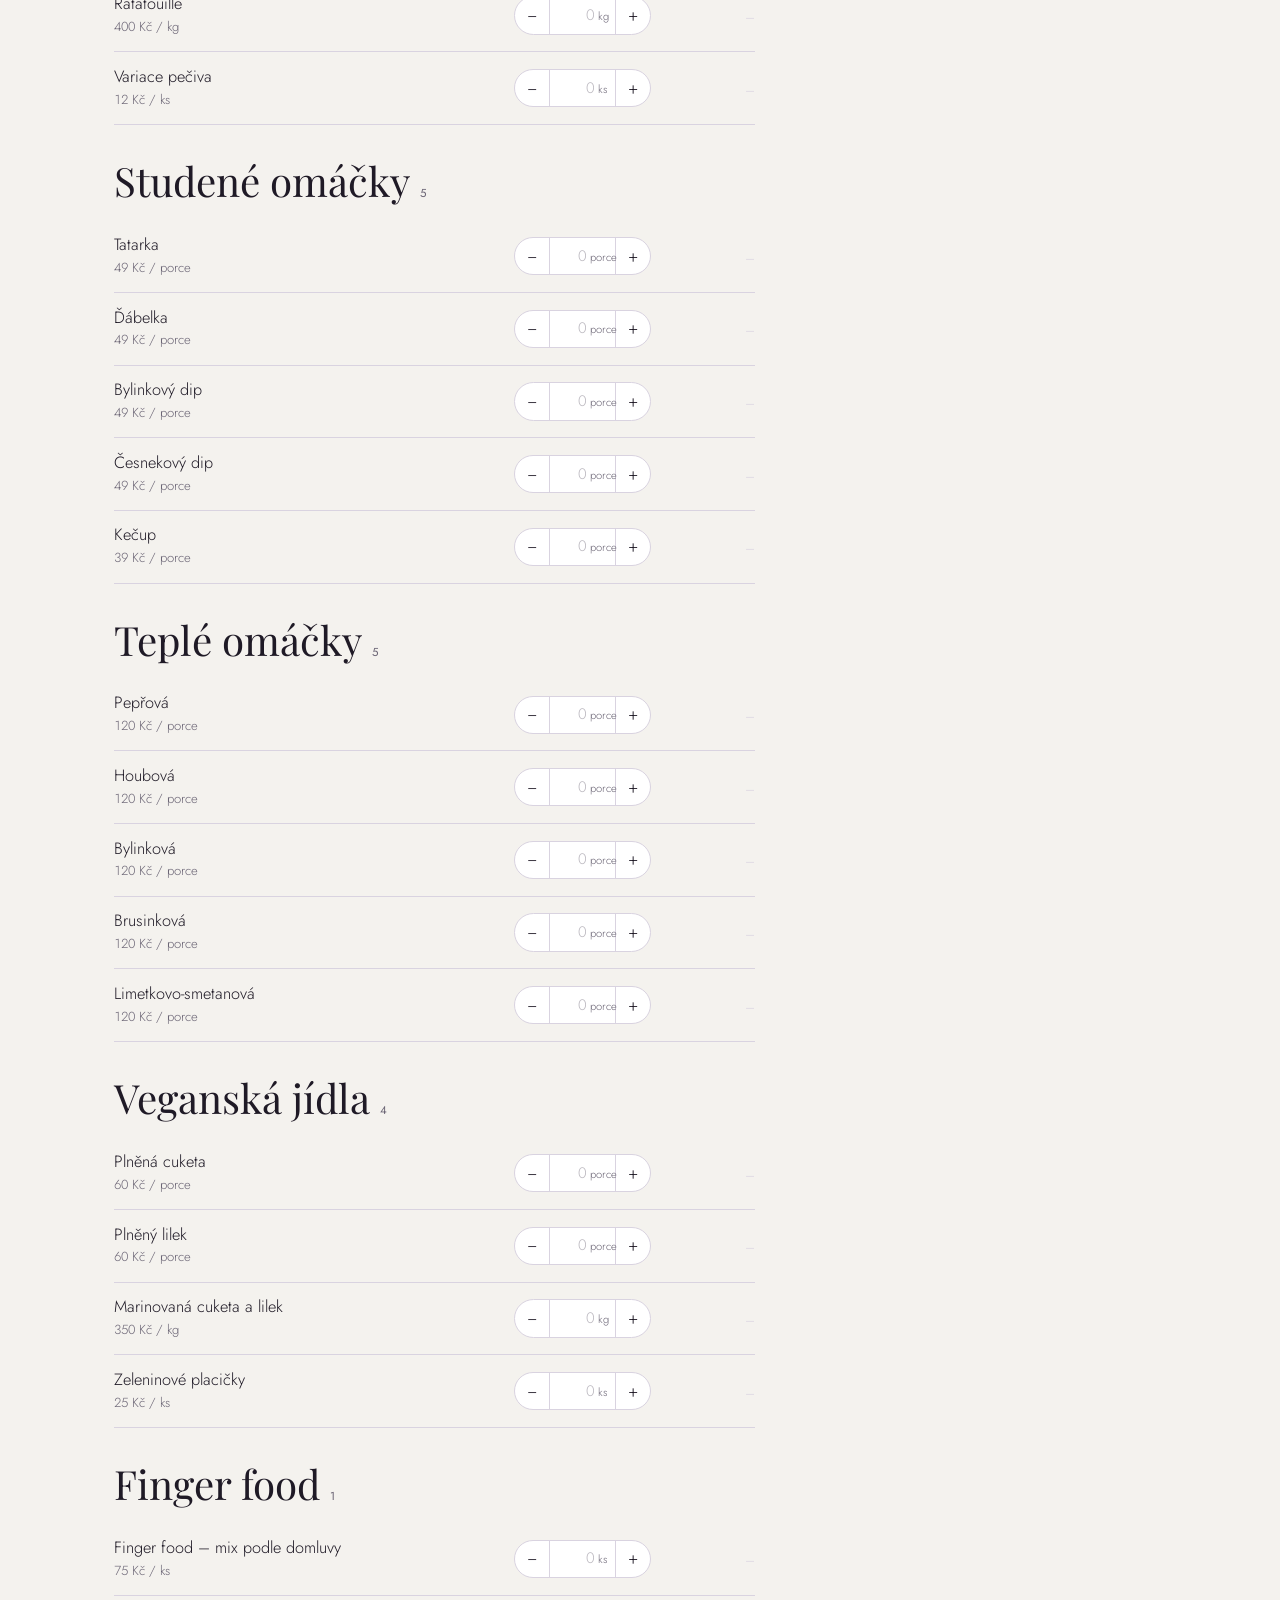
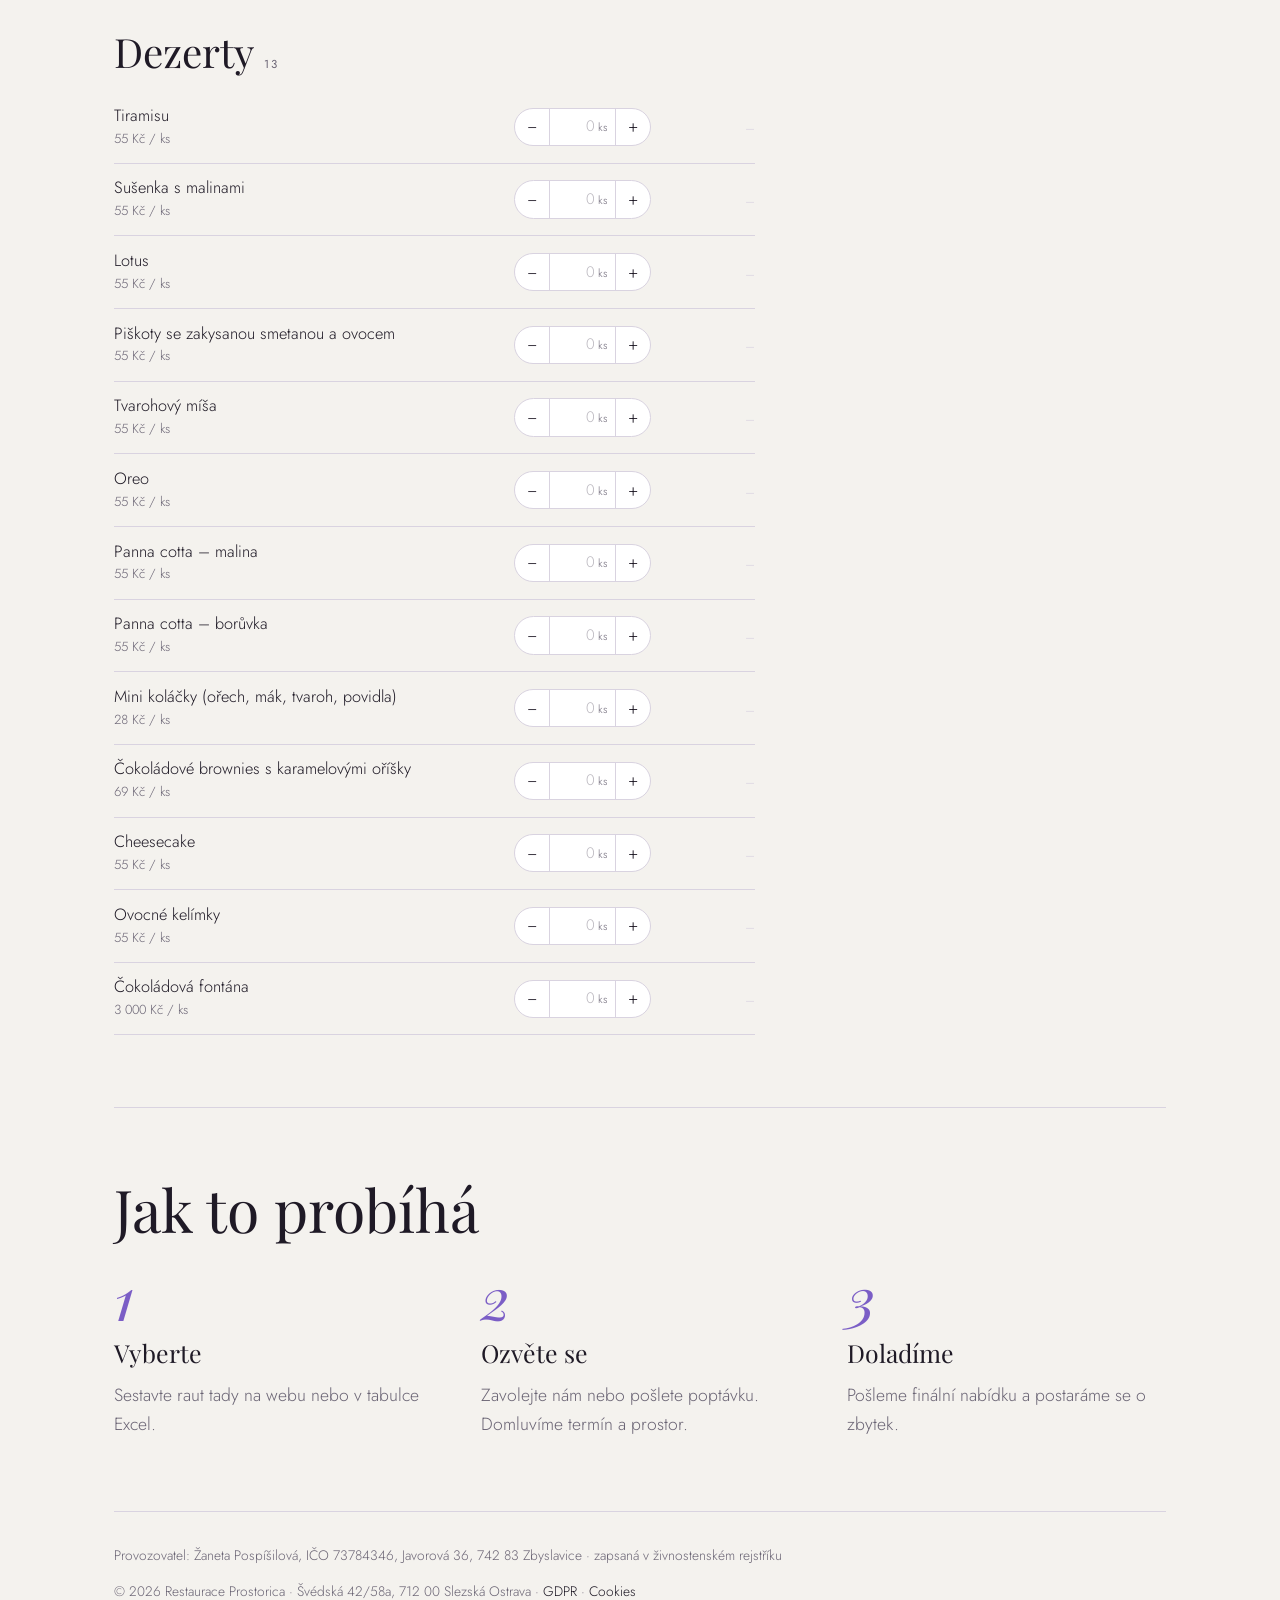
<file: akce.html>
<!doctype html>
<html lang="cs">
<head>
<meta charset="utf-8">
<meta name="viewport" content="width=device-width, initial-scale=1, viewport-fit=cover">
<meta name="robots" content="noindex, nofollow">
<title>Akce · Prostorica</title>
<meta name="description" content="Svatby, oslavy, firemní večírky a rauty v restauraci Prostorica, Slezská Ostrava. Sestavte si raut a hned uvidíte orientační cenu.">
<link rel="stylesheet" href="css/fonts.css">
<link rel="stylesheet" href="css/style.css">
<link rel="stylesheet" href="css/akce.css">
</head>
<body class="ak-page">
<div class="grain" aria-hidden="true"></div>

<header class="nav is-scrolled" id="nav">
  <a class="nav__brand" href="index.html" aria-label="Prostorica — hlavní stránka">
    <img class="logo logo--ink" src="assets/logo-480.webp" srcset="assets/logo-480.webp 480w, assets/logo.webp 1400w" sizes="(max-width: 760px) 120px, 170px" width="1400" height="471" alt="Prostorica restaurace"><img class="logo logo--light" src="assets/logo-light-480.webp" srcset="assets/logo-light-480.webp 480w, assets/logo-light.webp 1400w" sizes="(max-width: 760px) 120px, 170px" width="1400" height="471" alt="" aria-hidden="true">
  </a>
  <a class="ak-back" href="index.html">← Hlavní stránka</a>
  <div class="nav__tools">
    <a class="btn btn--small" href="#raut">Sestavit raut</a>
  </div>
</header>

<p class="ak-demo" id="akDemo" hidden>Náhled · ceny jsou smyšlené, jen pro ukázku výpočtu<span class="ak-demo__more"> · texty služeb doplníme z e-mailu</span></p>

<main class="ak">
  <section class="ak-hero">
    <img class="ak-hero__sprig sway" src="assets/sprig.webp" alt="" width="395" height="321">
    <p class="eyebrow load" style="--d:.05s">Svatby · oslavy · firemní večírky</p>
    <h1 class="ak-hero__title">
      <span class="line"><span class="load" style="--d:.15s">Vaše akce,</span></span>
      <span class="line"><em class="load" style="--d:.3s">naše starost</em></span>
    </h1>
    <div class="ak-hero__meta load" style="--d:.5s">
      <p class="ak-lead">Připravíme prostor, raut i obsluhu pro 10 až 140 hostů. Níže si sestavte raut a hned uvidíte orientační cenu.</p>
      <p class="ak-phone"><span>Sál a catering</span><a href="tel:+420602530838">+420 602 530 838</a></p>
    </div>
  </section>

  <section class="ak-block" aria-labelledby="akServicesTitle">
    <div class="ak-block__head">
      <h2 class="ak-h2" id="akServicesTitle">Co pro vás připravíme</h2>
      <p class="ak-hint">Každou akci ladíme podle vás: menu, výzdobu i časový plán.</p>
    </div>
    <ul class="ak-services">
      <li class="ak-svc"><p class="ak-svc__k">Svatby</p><p>Svatební hostina ve Velkém sále, od přípitku po večerní raut.</p></li>
      <li class="ak-svc"><p class="ak-svc__k">Oslavy a narozeniny</p><p>Kulaté narozeniny, křtiny nebo výročí v salónku jen pro vaši společnost.</p></li>
      <li class="ak-svc"><p class="ak-svc__k">Firemní akce a plesy</p><p>Večírky, plesy a firemní setkání až pro 140 hostů.</p></li>
      <li class="ak-svc"><p class="ak-svc__k">Rodina a srazy</p><p>Rodinný oběd, setkání po letech nebo sraz spolužáků.</p></li>
      <li class="ak-svc"><p class="ak-svc__k">Obchodní schůzky</p><p>Spodní salónek s nejvíce soukromí, s obědem nebo kávou.</p></li>
      <li class="ak-svc ak-svc--accent"><p class="ak-svc__k">Raut a catering</p><p>Studený i teplý raut, kanapky, finger food, dezerty a veganská jídla. Vyberte si níže.</p><a class="ak-svc__go" href="#raut">Sestavit raut ↓</a></li>
    </ul>
  </section>

  <section class="ak-block" aria-labelledby="akRoomsTitle">
    <div class="ak-block__head">
      <h2 class="ak-h2" id="akRoomsTitle">Kde to bude</h2>
      <a class="link ak-hint" href="index.html#prostory">Prostory s fotkami →</a>
    </div>
    <ul class="ak-rooms" id="akRooms"></ul>
  </section>

  <section class="ak-block ak-calc" id="raut" aria-labelledby="akCalcTitle">
    <div class="ak-block__head">
      <h2 class="ak-h2" id="akCalcTitle">Sestavte si raut</h2>
      <p class="ak-hint">Vyberte prostor a zadejte množství u pokrmů, které chcete. Cena je orientační, finální nabídku s vámi doladíme.</p>
    </div>

    <div class="ak-tools">
      <label class="ak-search"><span class="sr-only">Hledat pokrm</span>
        <input type="search" id="akSearch" placeholder="Hledat pokrm, např. losos" autocomplete="off">
      </label>
      <nav class="ak-chips" id="akChips" aria-label="Kategorie"></nav>
    </div>

    <div class="ak-calc__grid">
      <div class="ak-list" id="akList"></div>

      <aside class="ak-sum" id="akSum" aria-labelledby="akSumTitle">
        <h3 class="ak-sum__title" id="akSumTitle">Váš výběr</h3>
        <div class="ak-sum__fields">
          <label for="akDate">Datum akce<input type="date" id="akDate" autocomplete="off"></label>
          <label for="akPersons">Počet osob<input type="number" id="akPersons" autocomplete="off" min="1" step="1" inputmode="numeric" placeholder="např. 40"></label>
        </div>
        <ul class="ak-sum__lines" id="akLines"></ul>
        <p class="ak-sum__empty" id="akEmpty">Zatím nic. Zadejte množství u pokrmů vlevo.</p>
        <dl class="ak-sum__tot">
          <div><dt>Celkem</dt><dd id="akTotal">0 Kč</dd></div>
          <div class="ak-sum__pp"><dt>Na osobu</dt><dd id="akPerPerson">–</dd></div>
        </dl>
        <p class="ak-sum__ask" id="akAsk" hidden></p>
        <p class="ak-sum__need" id="akNeed" hidden>Vyberte prostor pro akci (povinné). <a href="#sec-pronajem">Vybrat prostor ↑</a></p>
        <fieldset class="ak-sum__contact">
          <legend>Kontakt do objednávky</legend>
          <label for="akName">Jméno a příjmení<input type="text" id="akName" autocomplete="name"></label>
          <label for="akPhone">Telefon<input type="tel" id="akPhone" autocomplete="tel" inputmode="tel"></label>
          <label for="akEmail">E-mail<input type="email" id="akEmail" autocomplete="email"></label>
          <label for="akNote">Poznámka<textarea id="akNote" autocomplete="off" rows="3" placeholder="Alergie, přání, čas servírování…"></textarea></label>
        </fieldset>
        <div class="ak-sum__btns">
          <button type="button" class="btn btn--wide" id="akXlsx"><span id="akXlsxLabel">Stáhnout objednávku (Excel)</span></button>
          <button type="button" class="btn btn--ghost btn--wide" id="akCopy"><span>Zkopírovat poptávku</span></button>
          <button type="button" class="link ak-sum__clear" id="akClear">Vymazat výběr</button>
        </div>
        <p class="ak-sum__how">Stažený soubor nám pošlete, nebo poptávku vložte do zprávy či přečtěte do telefonu: <a href="tel:+420602530838">+420 602 530 838</a></p>
        <p class="ak-toast" id="akToast" role="status" aria-live="polite"></p>
        <textarea class="sr-only" id="akCopyBuf" tabindex="-1" aria-hidden="true"></textarea>
      </aside>
    </div>
  </section>

  <section class="ak-block" aria-labelledby="akStepsTitle">
    <div class="ak-block__head"><h2 class="ak-h2" id="akStepsTitle">Jak to probíhá</h2></div>
    <ol class="ak-steps">
      <li><p class="ak-steps__k">Vyberte</p><p>Sestavte raut tady na webu nebo v tabulce Excel.</p></li>
      <li><p class="ak-steps__k">Ozvěte se</p><p>Zavolejte nám nebo pošlete poptávku. Domluvíme termín a prostor.</p></li>
      <li><p class="ak-steps__k">Doladíme</p><p>Pošleme finální nabídku a postaráme se o zbytek.</p></li>
    </ol>
  </section>
</main>

<div class="ak-bar" id="akBar" hidden>
  <span><b id="akBarTotal">0 Kč</b> <small id="akBarCount"></small></span>
  <a class="btn btn--small" href="#akSum">Váš výběr ↓</a>
</div>

<footer class="ak-foot">
  <p class="foot__op">Provozovatel: Žaneta Pospíšilová, IČO 73784346, Javorová 36, 742 83 Zbyslavice · zapsaná v živnostenském rejstříku</p>
  <p>© 2026 Restaurace Prostorica · Švédská 42/58a, 712 00 Slezská Ostrava · <a class="link" href="gdpr.html">GDPR</a> · <button type="button" class="link" data-cookie-settings>Cookies</button></p>
</footer>

<script src="js/consent.js"></script>
<script src="js/prostory-data.js"></script>
<script src="js/raut-data.js"></script>
<script src="js/akce-xlsx.js"></script>
<script src="js/akce.js"></script>
</body>
</html>
</file>
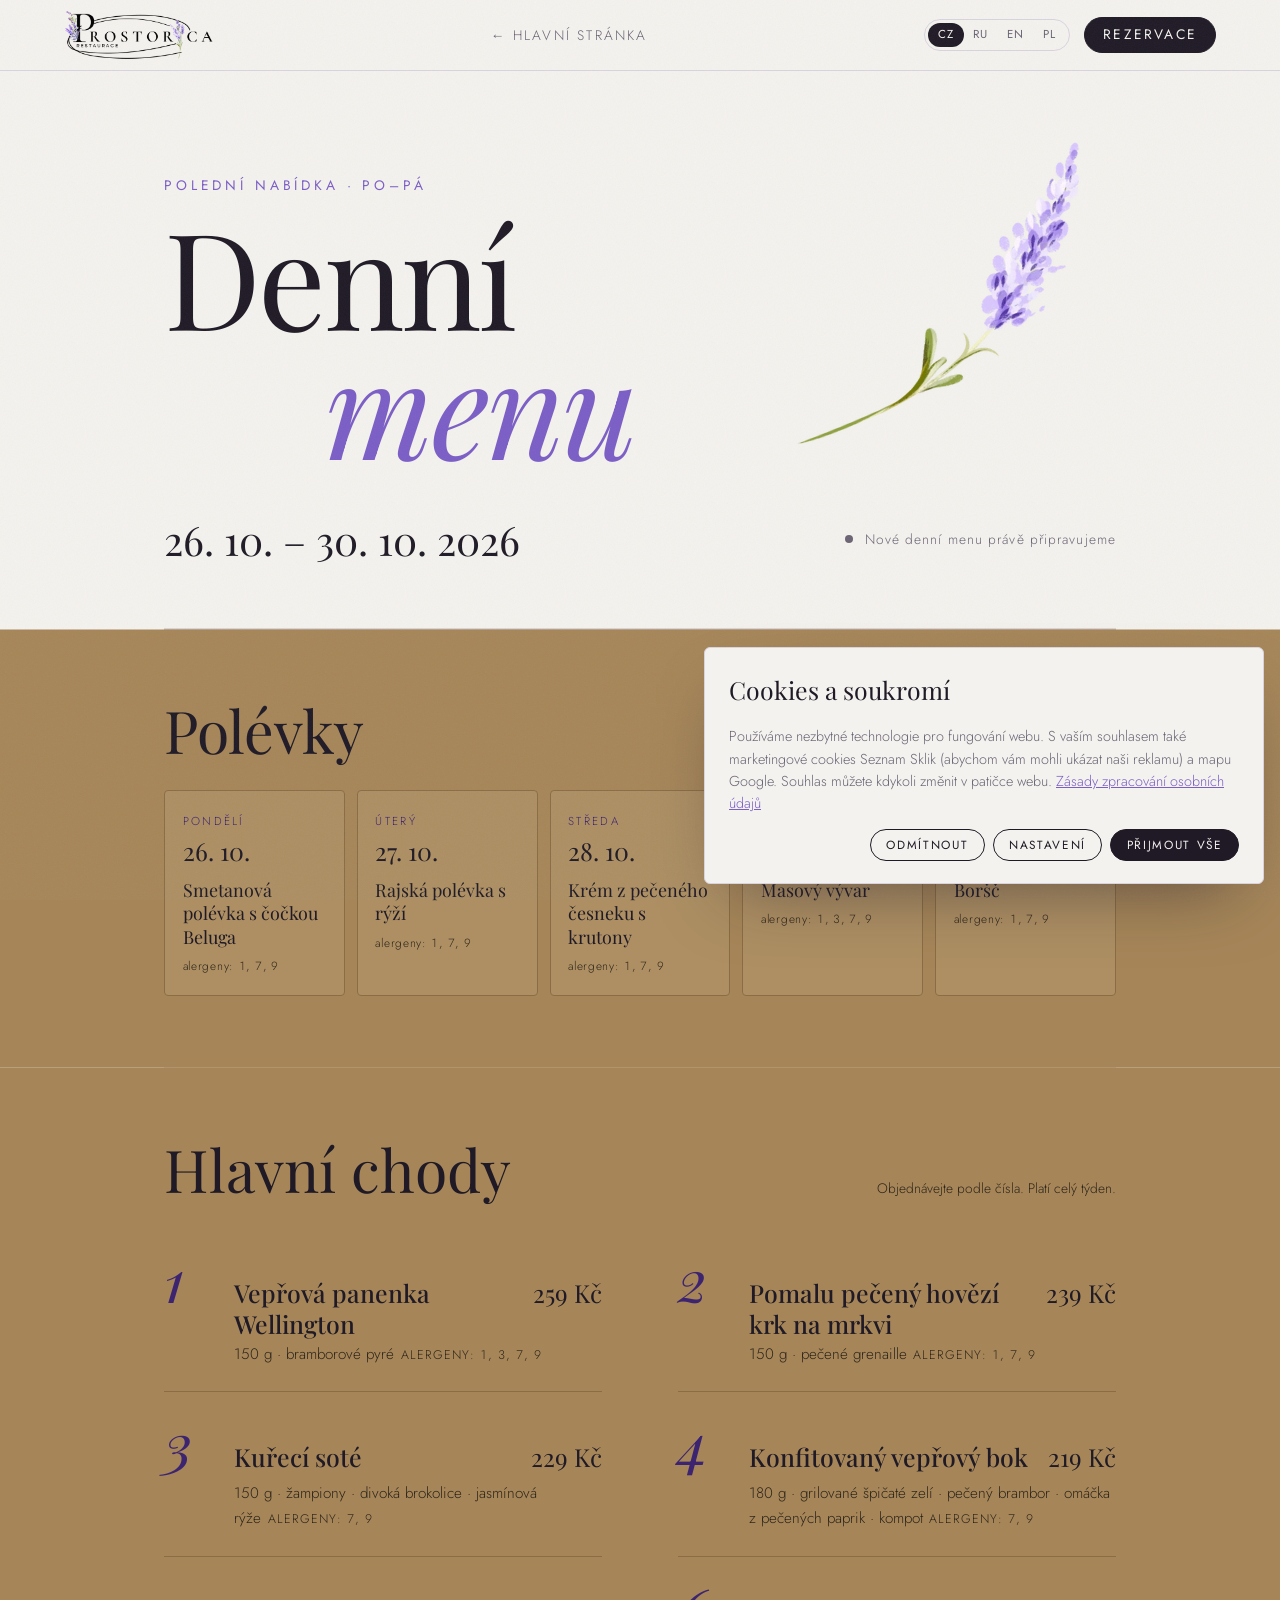
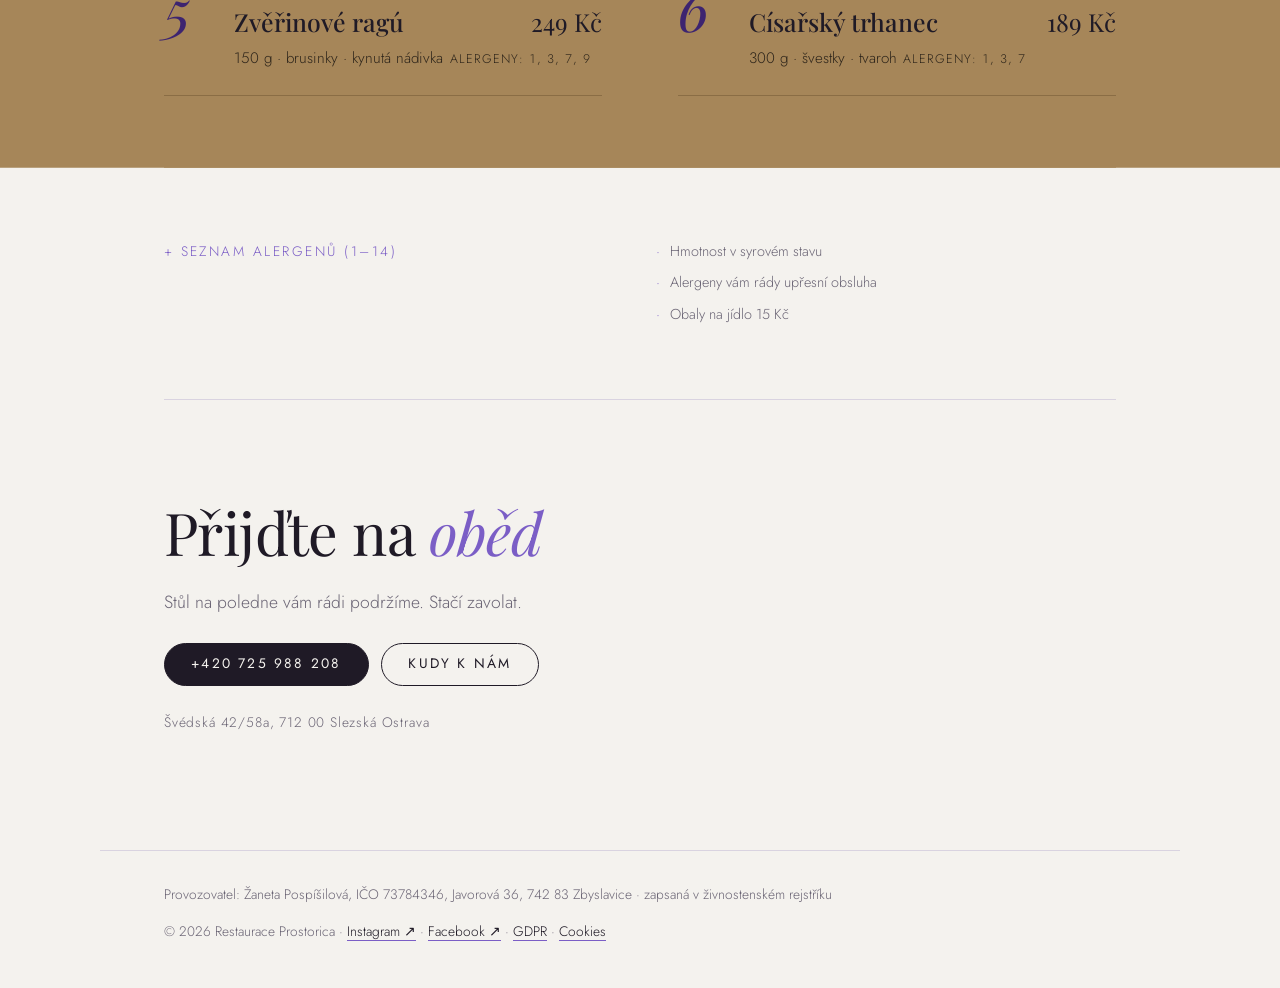
<file: denni-menu.html>
<!doctype html>
<html lang="cs">
<head>
<meta charset="utf-8">
<meta name="viewport" content="width=device-width, initial-scale=1, viewport-fit=cover">
<title>Denní menu · Prostorica</title>
<meta name="description" content="Denní menu restaurace Prostorica, Slezská Ostrava. Polévka dne a šest hlavních chodů, Po–Pá 11:00–15:00.">
<link rel="stylesheet" href="css/fonts.css">
<link rel="stylesheet" href="css/style.css">
<link rel="stylesheet" href="css/denni.css">
</head>
<body class="dm-page">
<div class="grain" aria-hidden="true"></div>

<header class="nav is-scrolled" id="nav">
  <a class="nav__brand" href="index.html" aria-label="Prostorica — hlavní stránka">
    <img class="logo logo--ink" src="assets/logo-480.webp" srcset="assets/logo-480.webp 480w, assets/logo.webp 1400w" sizes="(max-width: 760px) 120px, 170px" width="1400" height="471" alt="Prostorica restaurace"><img class="logo logo--light" src="assets/logo-light-480.webp" srcset="assets/logo-light-480.webp 480w, assets/logo-light.webp 1400w" sizes="(max-width: 760px) 120px, 170px" width="1400" height="471" alt="" aria-hidden="true">
  </a>
  <a class="dm-back" href="index.html" data-i18n="back">← Hlavní stránka</a>
  <div class="nav__tools">
    <div class="lang" role="group" aria-label="Jazyk">
      <button type="button" class="lang__btn is-active" data-lang="cs">CZ</button>
      <button type="button" class="lang__btn" data-lang="ru">RU</button>
      <button type="button" class="lang__btn" data-lang="en">EN</button>
      <button type="button" class="lang__btn" data-lang="pl">PL</button>
    </div>
    <a class="btn btn--small" href="index.html#rezervace" data-i18n="book">Rezervace</a>
  </div>
</header>

<main class="dm">
  <section class="dm-hero">
    <img class="dm-hero__sprig sway" src="assets/sprig.webp" alt="" width="395" height="321">
    <p class="eyebrow load" style="--d:.05s" data-i18n="eyebrow">Polední nabídka · Po–Pá</p>
    <h1 class="dm-hero__title">
      <span class="line"><span class="load" style="--d:.15s" data-i18n="t1">Denní</span></span>
      <span class="line"><em class="load" style="--d:.3s" data-i18n="t2">menu</em></span>
    </h1>
    <div class="dm-hero__meta load" style="--d:.5s">
      <p class="dm-week" id="dmWeek"></p>
      <p class="dm-hours"><span class="dot" id="dmDot"></span><span id="dmStatus"></span></p>
    </div>
  </section>

  <section class="dm-block dm-sand">
    <div class="dm-block__head">
      <h2 class="dm-h2" data-i18n="soups">Polévky</h2>
      <p class="dm-hint" data-i18n="soupsHint">Každý den jiná. Dnešní je zvýrazněná.</p>
    </div>
    <ol class="dm-days" id="dmDays"></ol>
  </section>

  <section class="dm-block dm-sand">
    <div class="dm-block__head">
      <h2 class="dm-h2" data-i18n="mains">Hlavní chody</h2>
      <p class="dm-hint" data-i18n="mainsHint">Objednávejte podle čísla. Platí celý týden.</p>
    </div>
    <ol class="dm-mains" id="dmMains"></ol>
  </section>

  <section class="dm-block dm-notes">
    <details class="dm-allergens">
      <summary data-i18n="allergens">Seznam alergenů (1–14)</summary>
      <ol id="dmAllergens"></ol>
    </details>
    <ul class="dm-small">
      <li data-i18n="n1">Hmotnost v syrovém stavu</li>
      <li data-i18n="n2">Alergeny vám rády upřesní obsluha</li>
      <li data-i18n="n3">Obaly na jídlo 15 Kč</li>
    </ul>
  </section>

  <section class="dm-cta">
    <h2 class="h2" data-i18n="ctaTitle">Přijďte na <em>oběd</em></h2>
    <p data-i18n="ctaLead">Stůl na poledne vám rádi podržíme. Stačí zavolat.</p>
    <div class="dm-cta__row">
      <a class="btn magnetic" href="tel:+420725988208"><span>+420 725 988 208</span></a>
      <a class="btn btn--ghost magnetic" href="index.html#kudy"><span data-i18n="route">Kudy k nám</span></a>
    </div>
    <p class="dm-addr">Švédská 42/58a, 712 00 Slezská Ostrava</p>
  </section>
</main>

<footer class="dm-foot">
  <p class="foot__op">Provozovatel: Žaneta Pospíšilová, IČO 73784346, Javorová 36, 742 83 Zbyslavice · zapsaná v živnostenském rejstříku</p>
  <p>© 2026 Restaurace Prostorica · <a class="link" href="https://www.instagram.com/prostoricaostrava/" target="_blank" rel="noopener">Instagram ↗</a> · <a class="link" href="https://www.facebook.com/share/1Hs7WHj2ds/" target="_blank" rel="noopener">Facebook ↗</a> · <a class="link" href="gdpr.html">GDPR</a> · <button type="button" class="link" data-cookie-settings>Cookies</button></p>
</footer>

<script src="js/consent.js"></script>
<script src="js/denni-menu-data.js"></script>
<script src="js/denni.js"></script>
</body>
</html>
</file>
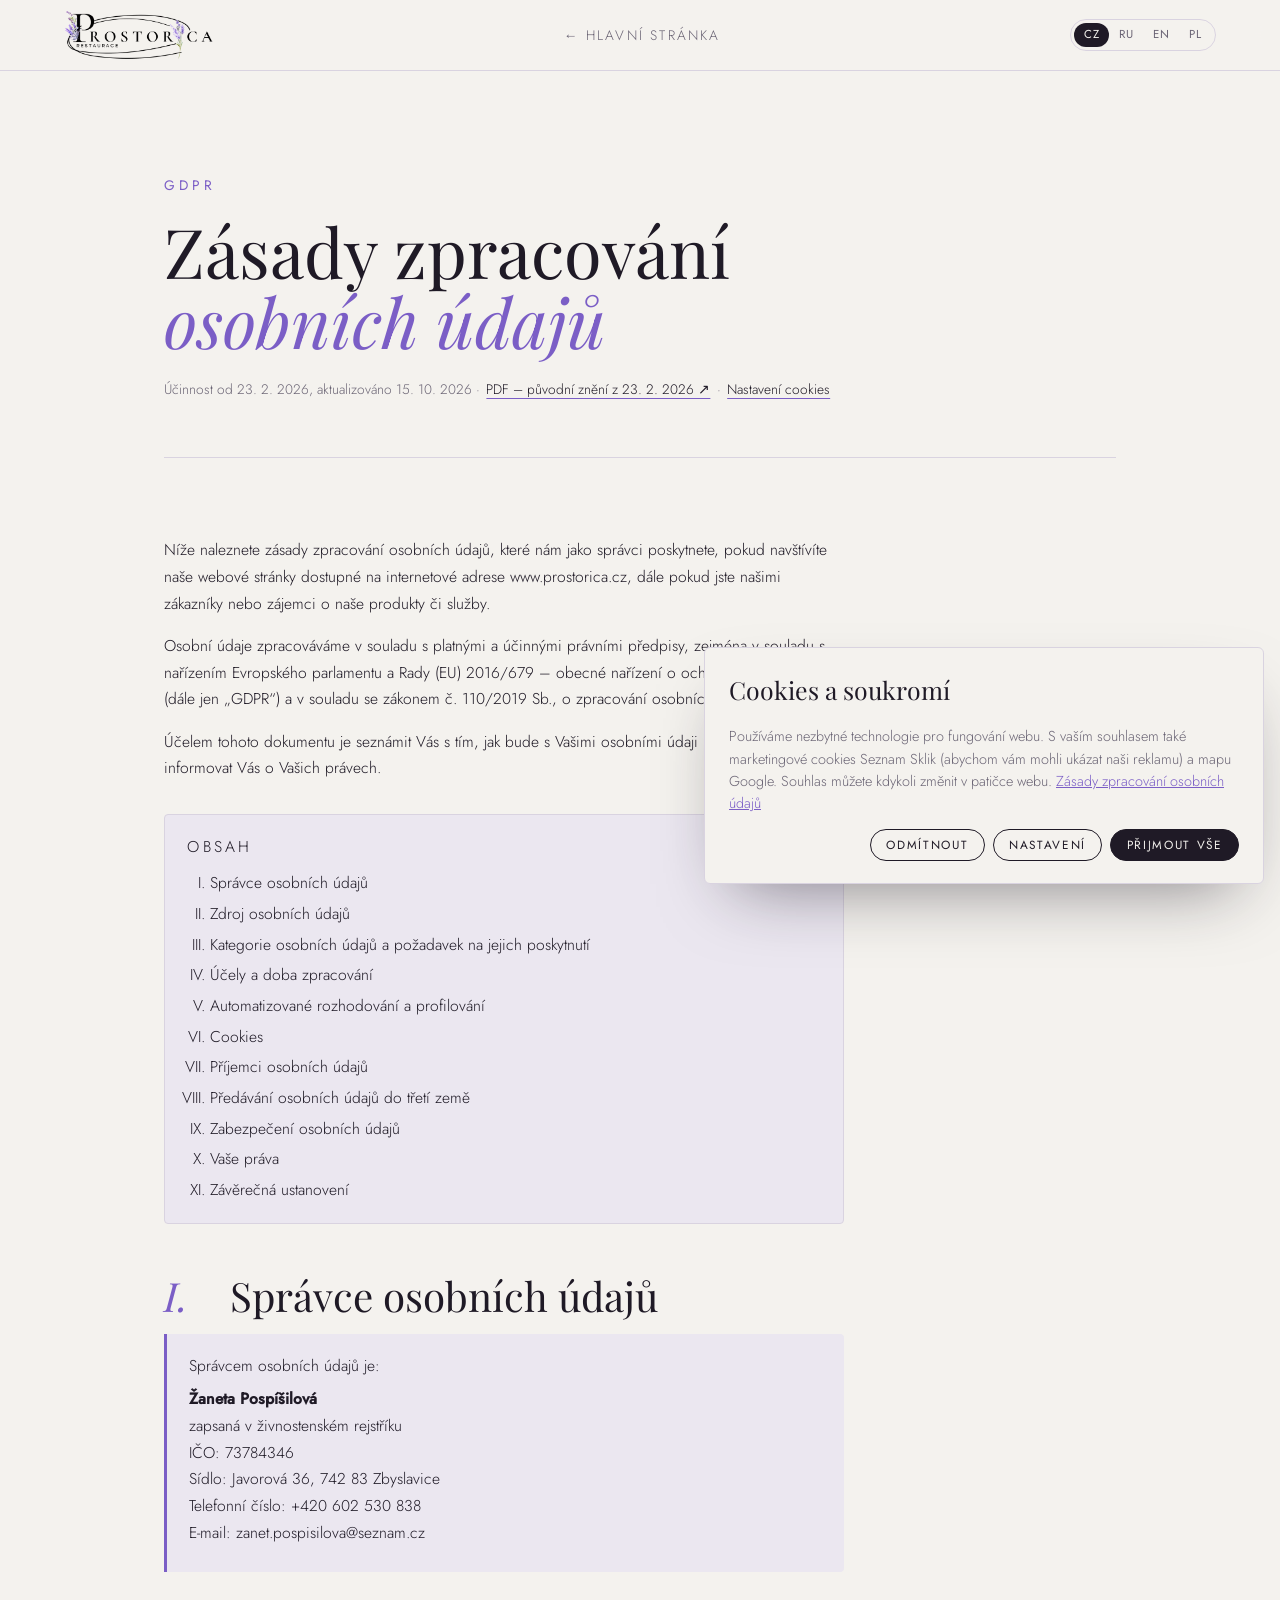
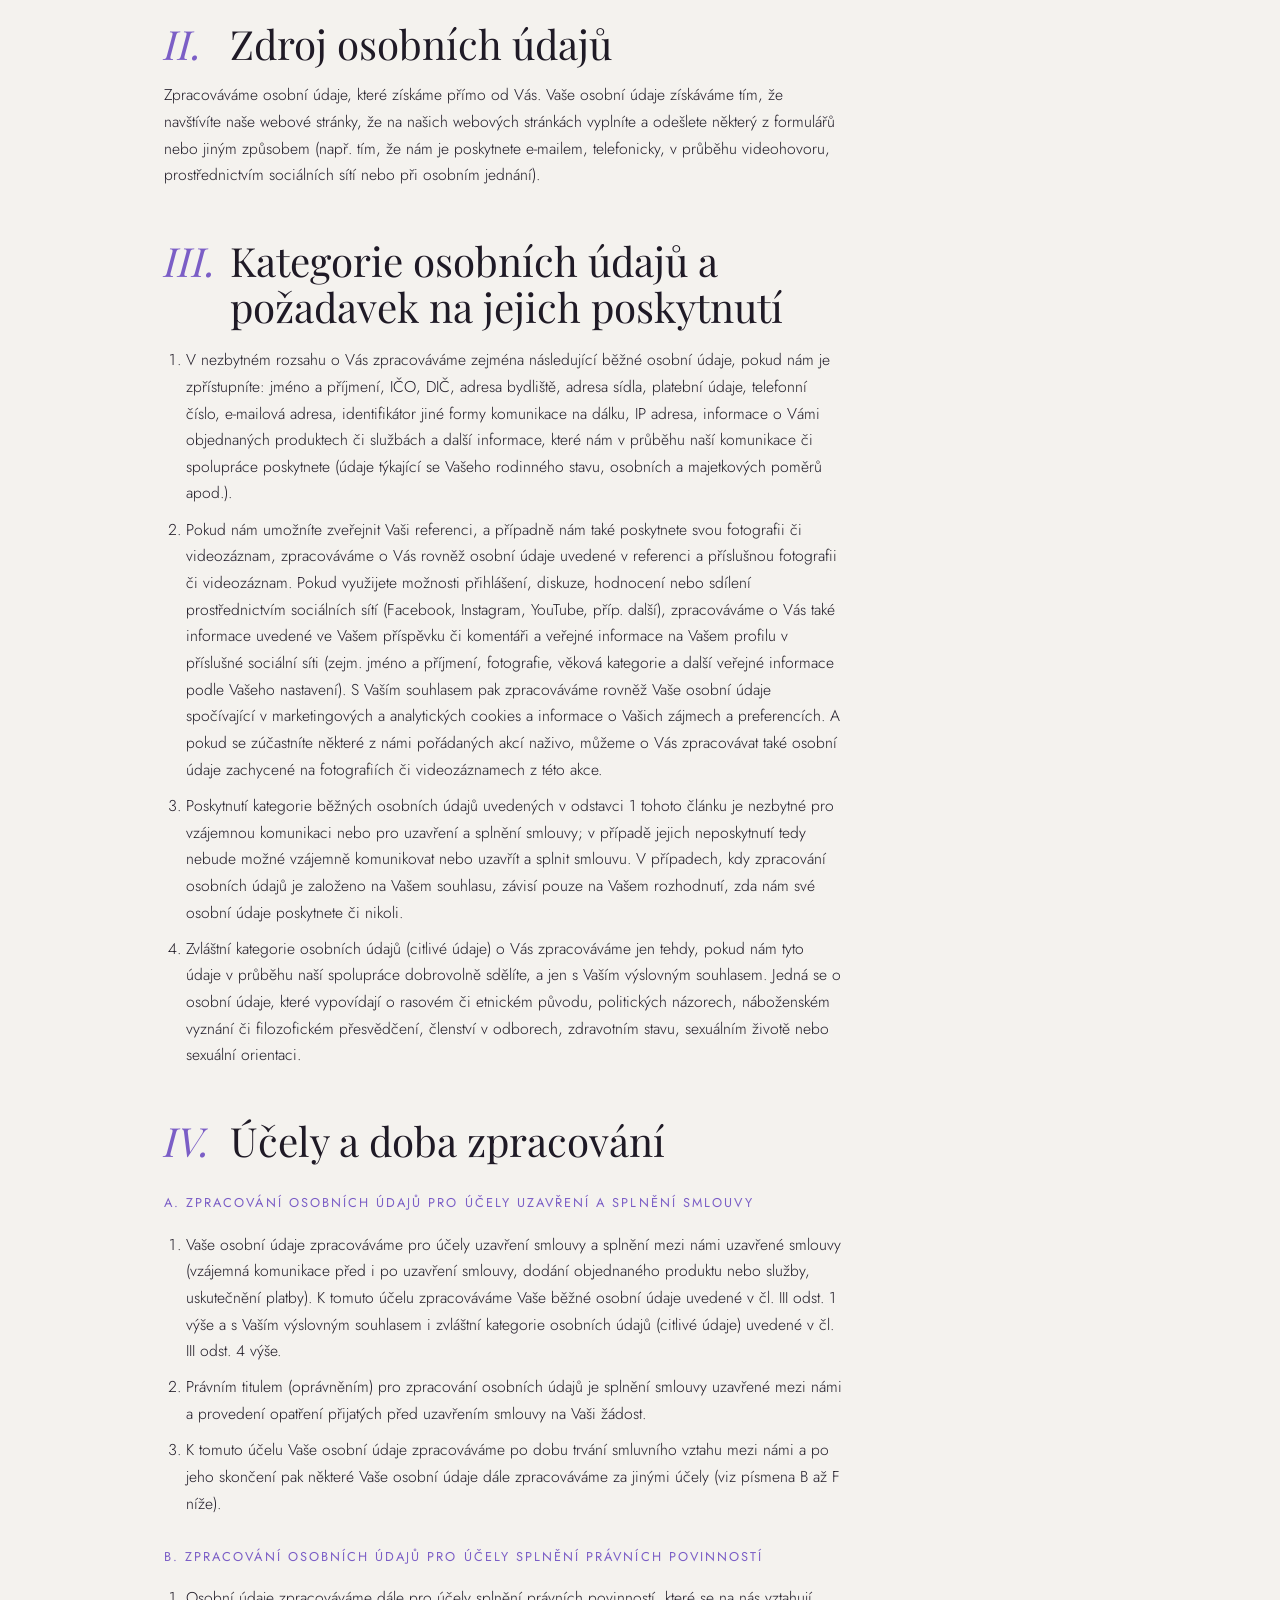
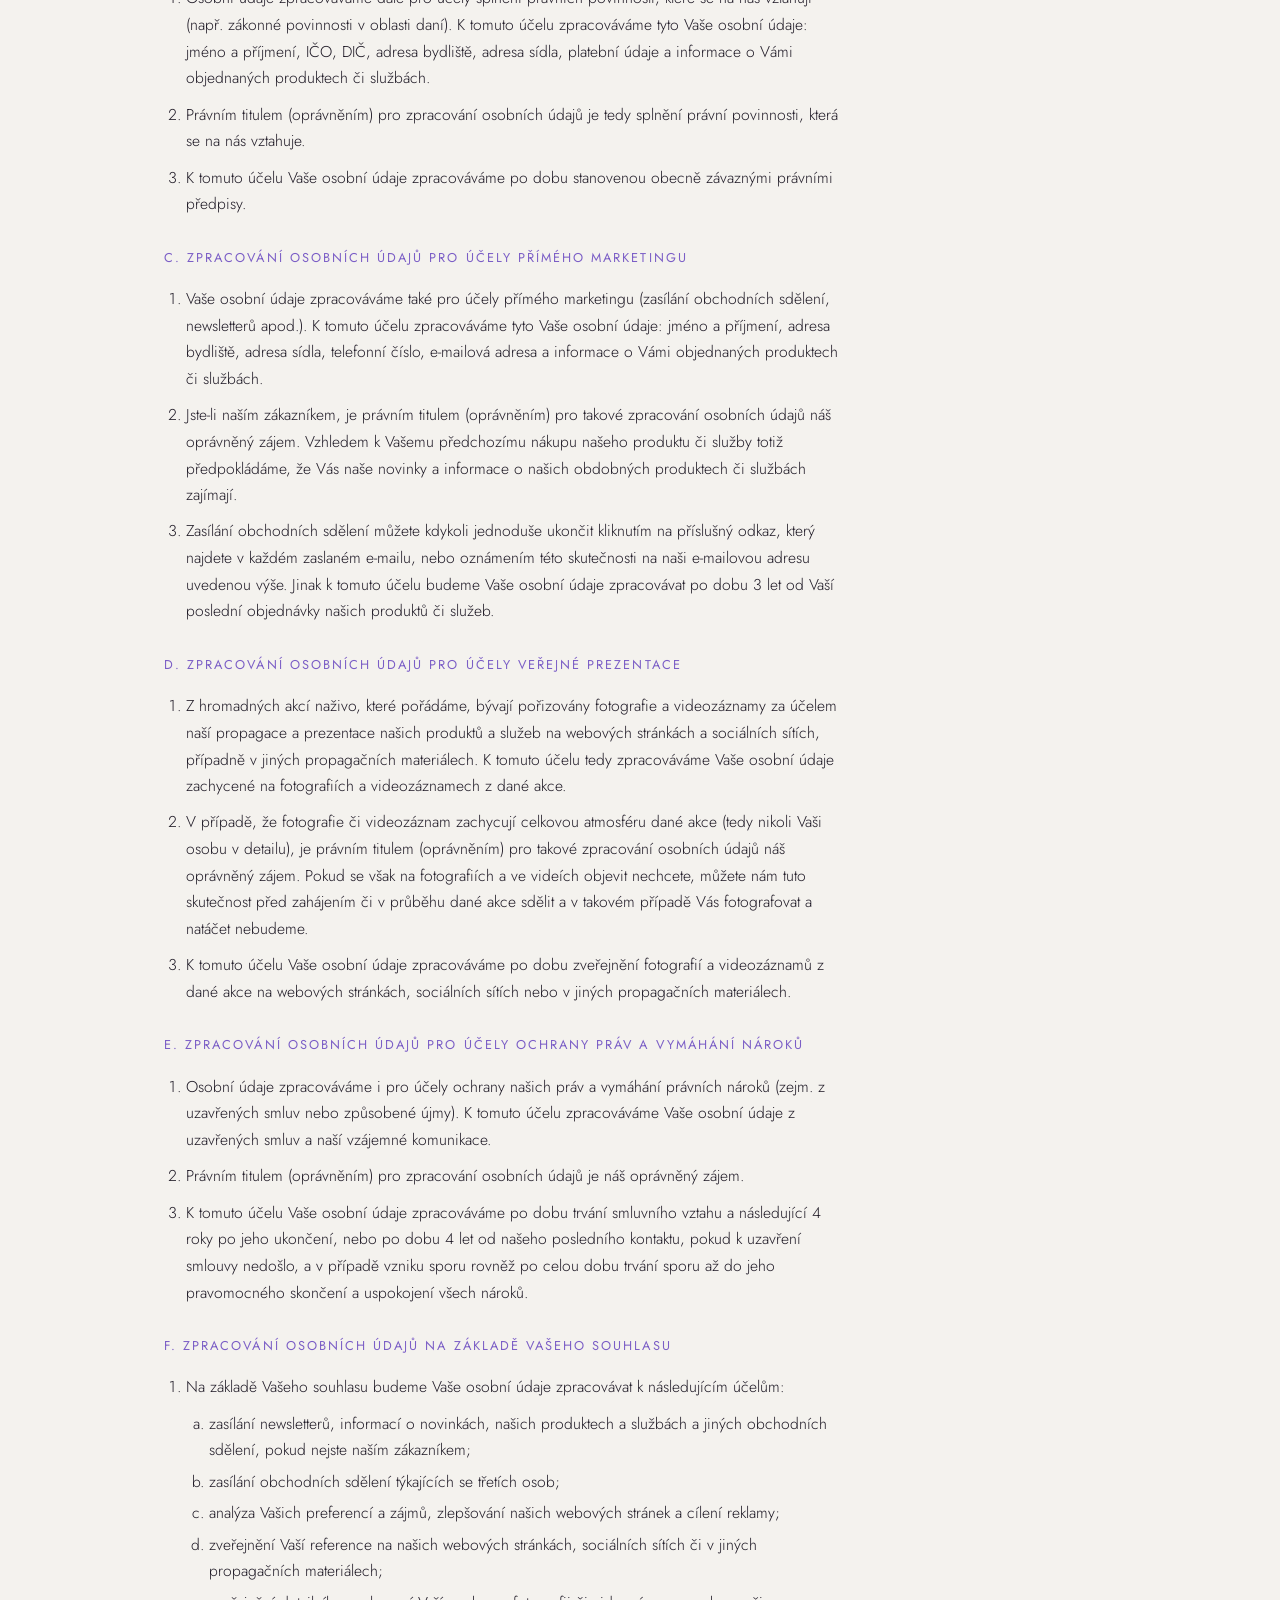
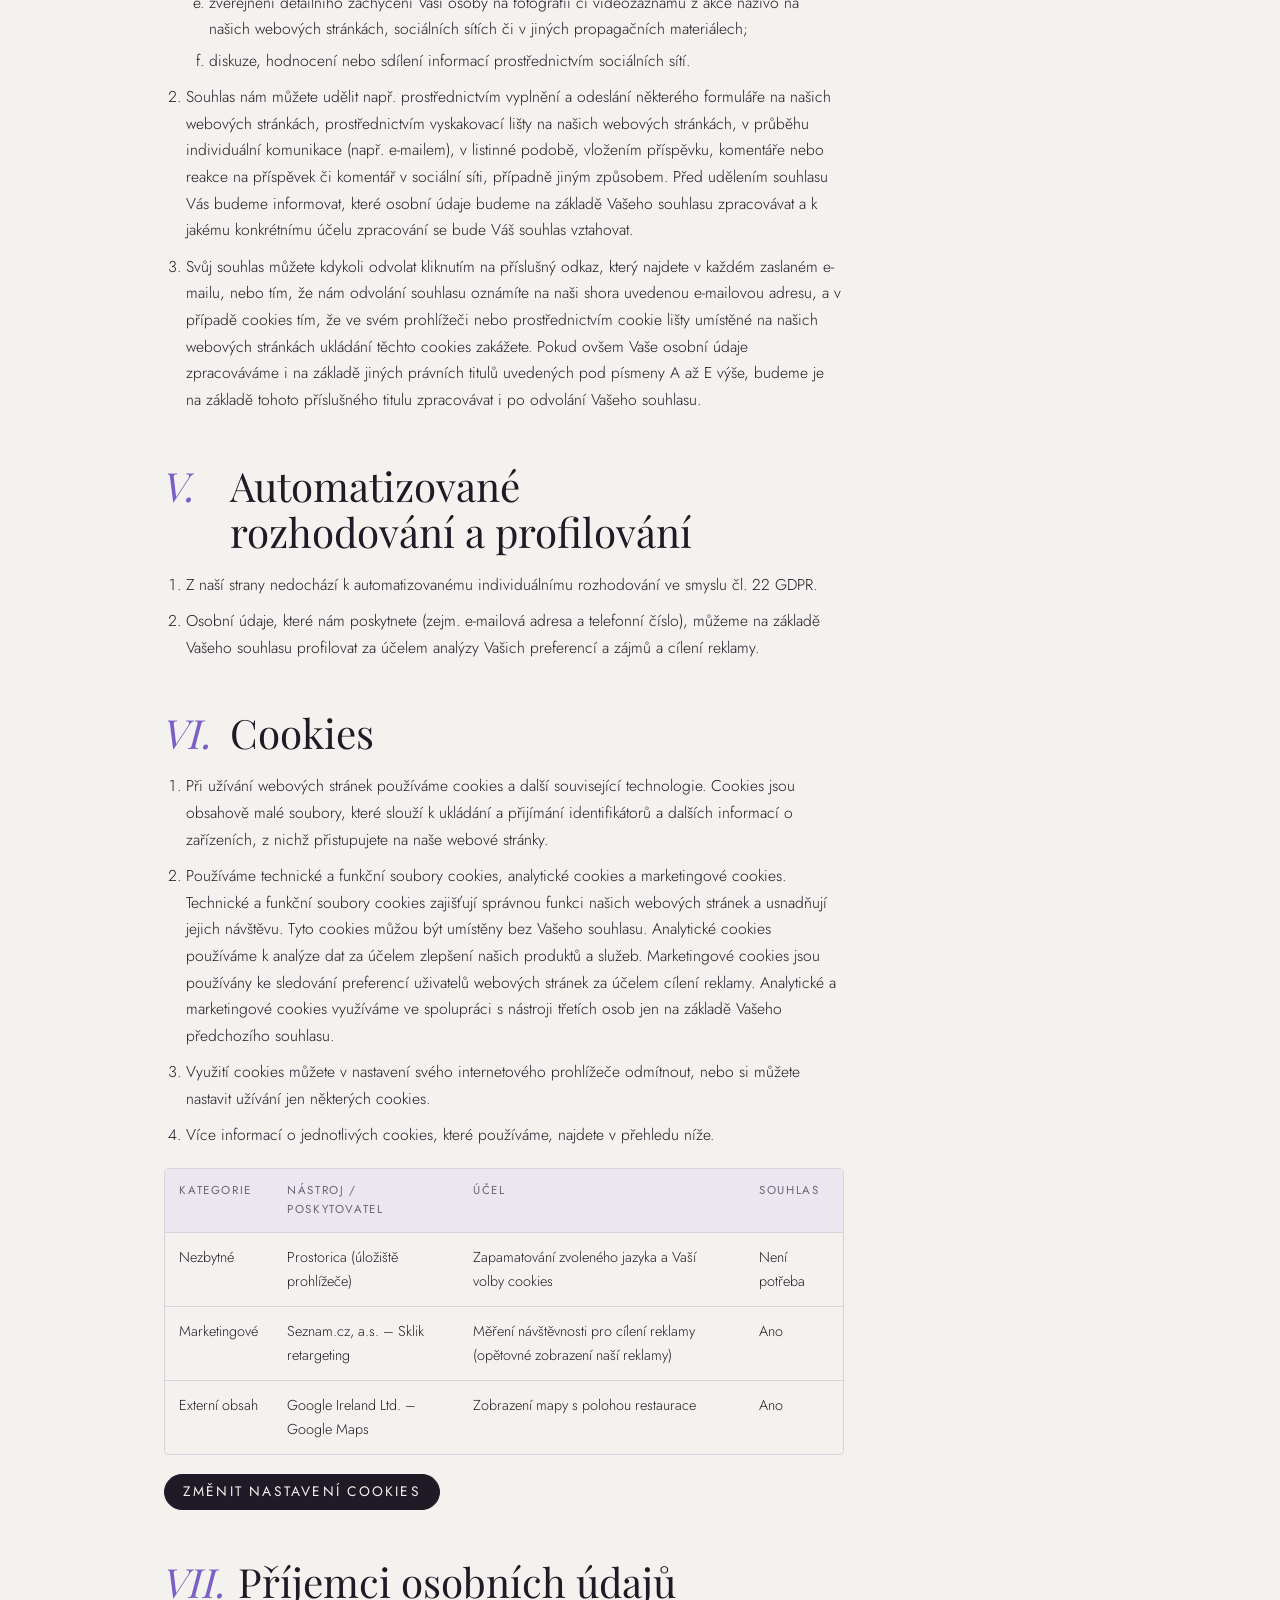
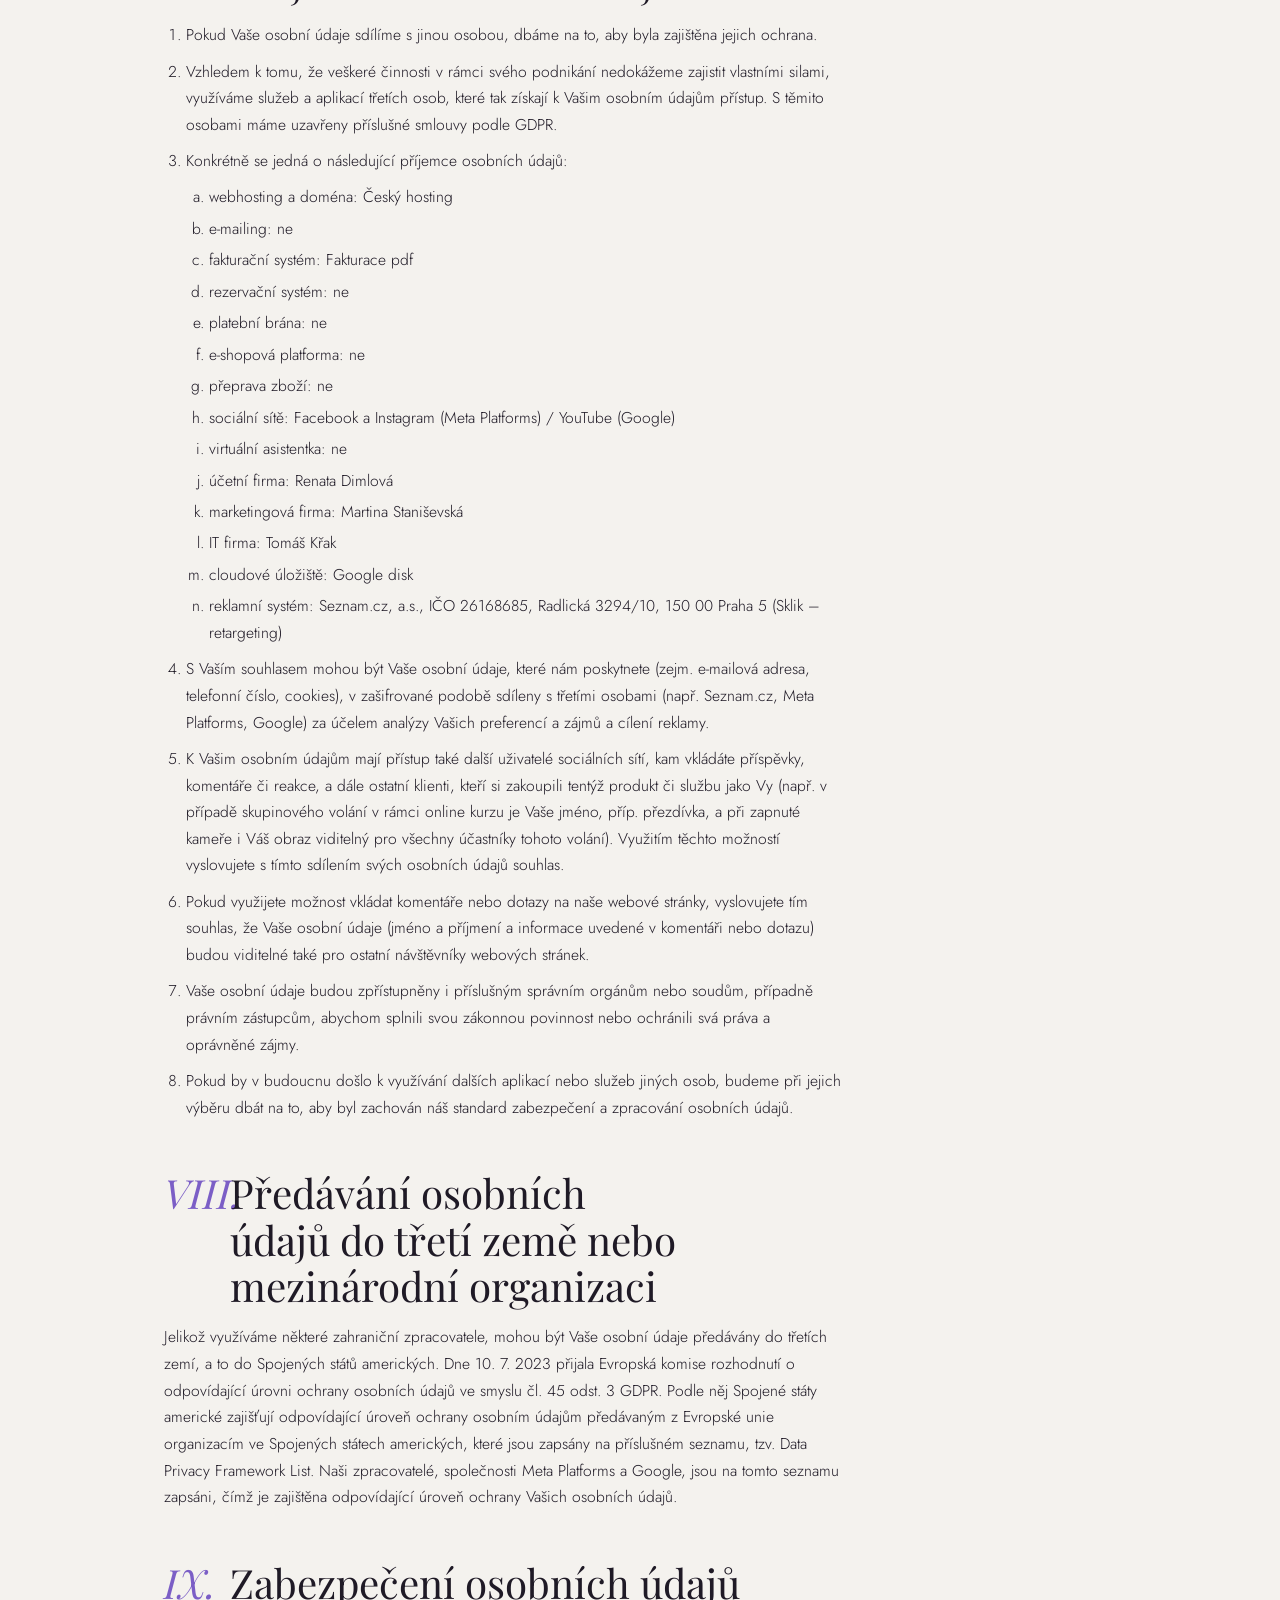
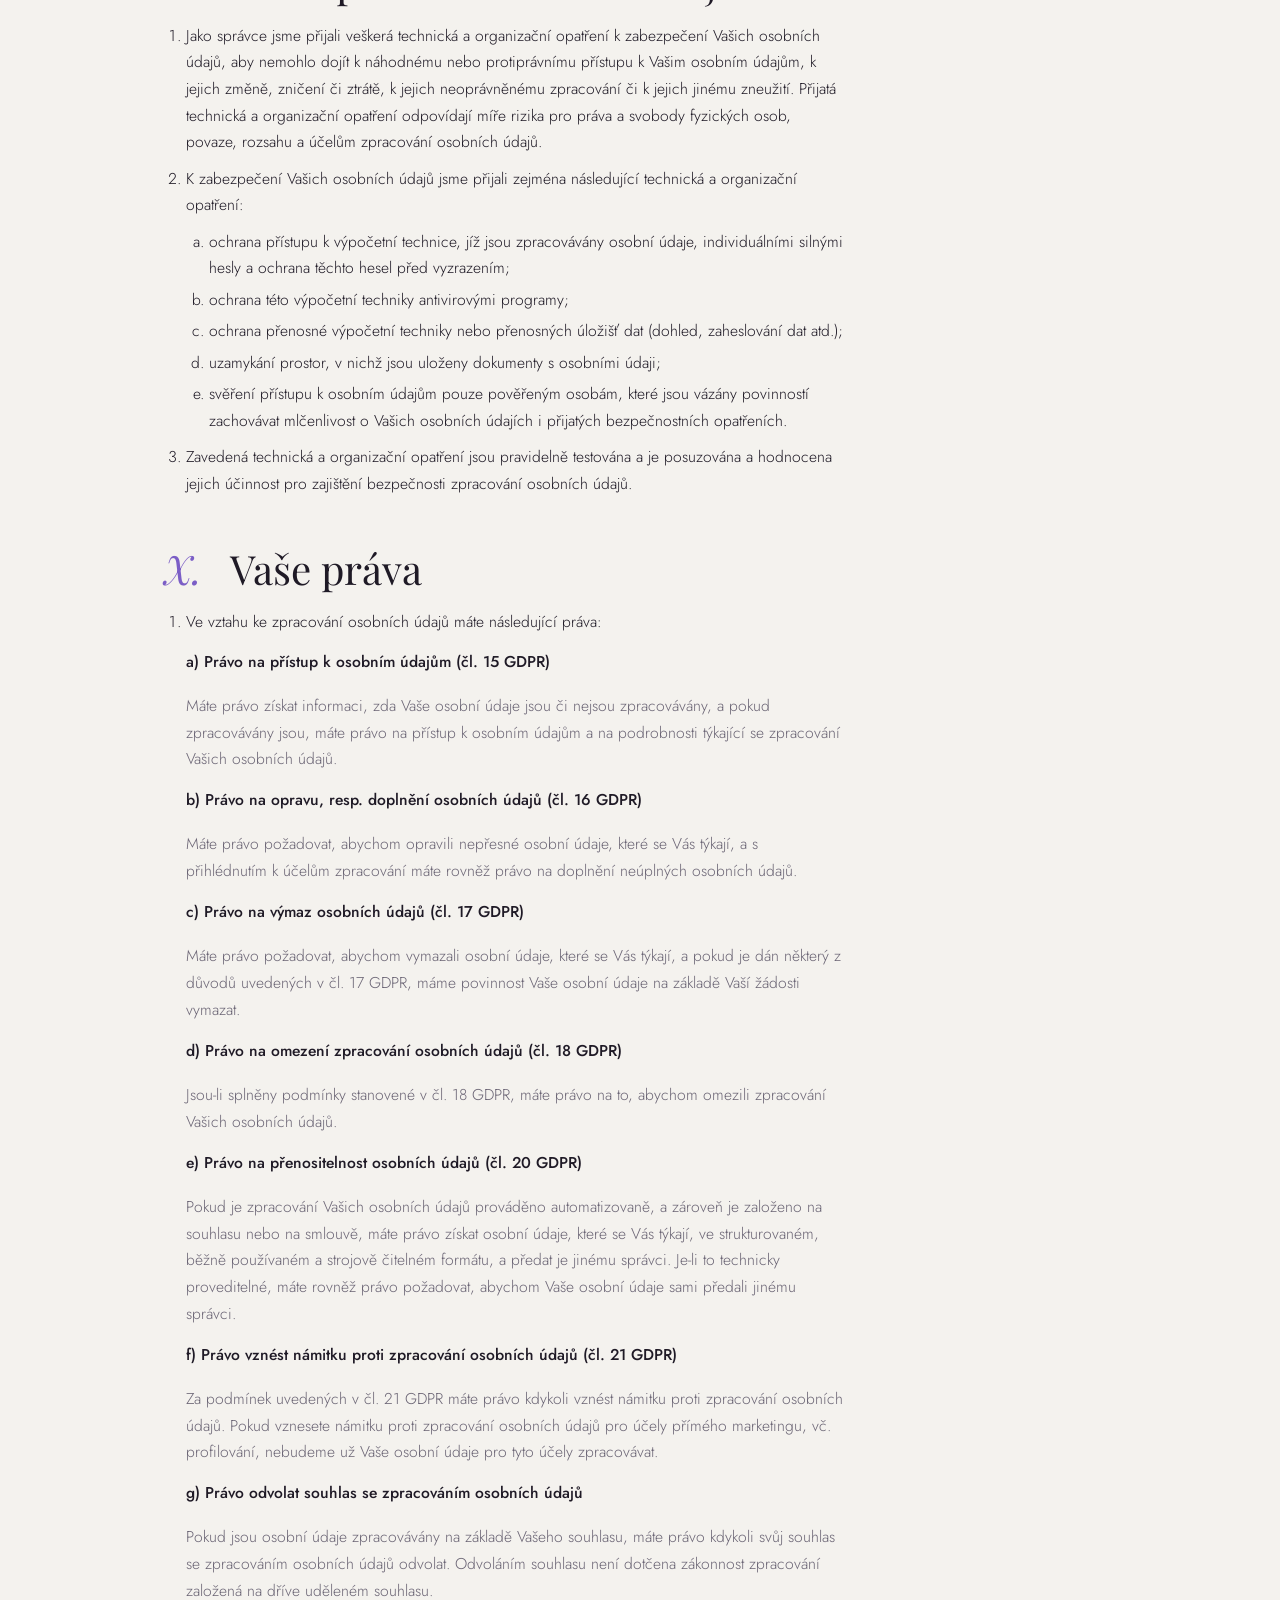
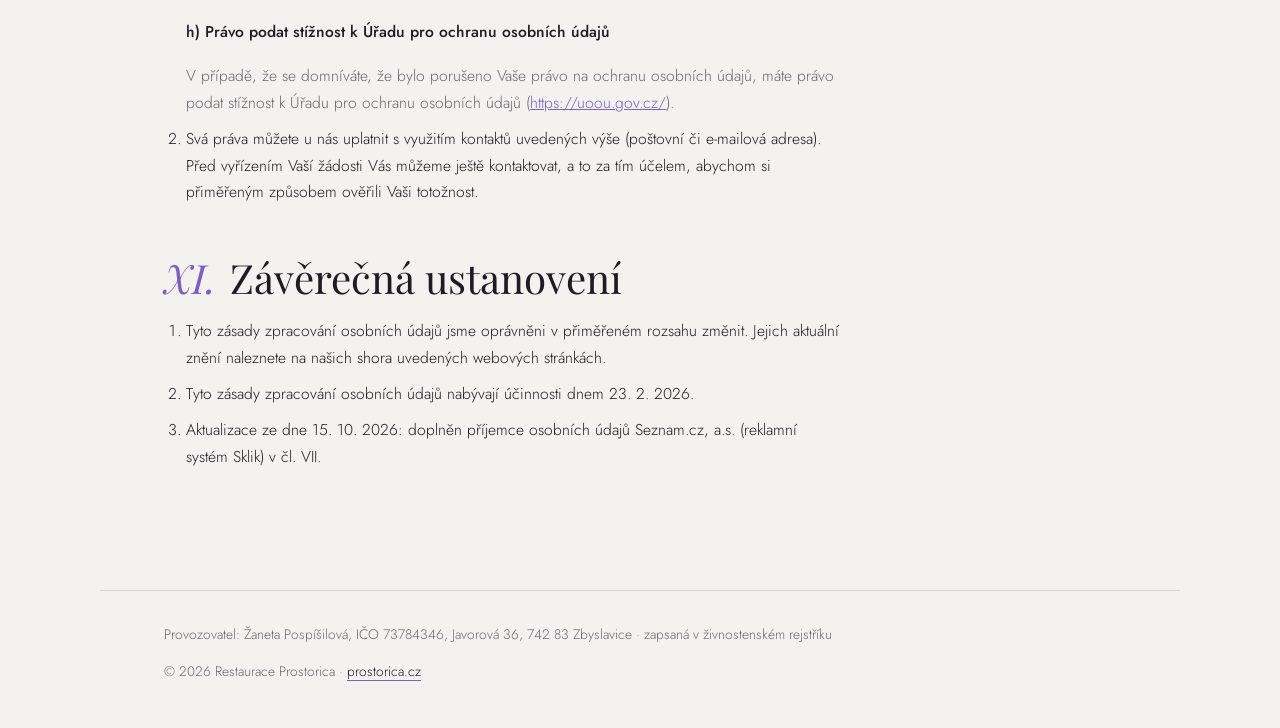
<file: gdpr.html>
<!doctype html>
<html lang="cs">
<head>
<meta charset="utf-8">
<meta name="viewport" content="width=device-width, initial-scale=1, viewport-fit=cover">
<title>Zásady zpracování osobních údajů · Prostorica</title>
<meta name="description" content="Zásady zpracování osobních údajů (GDPR) a informace o cookies restaurace Prostorica, Slezská Ostrava.">
<link rel="stylesheet" href="css/fonts.css">
<link rel="stylesheet" href="css/style.css">
<link rel="stylesheet" href="css/denni.css">
<link rel="stylesheet" href="css/gdpr.css">
</head>
<body class="dm-page">

<header class="nav is-scrolled" id="nav">
  <a class="nav__brand" href="index.html" aria-label="Prostorica — hlavní stránka">
    <img class="logo logo--ink" src="assets/logo-480.webp" srcset="assets/logo-480.webp 480w, assets/logo.webp 1400w" sizes="(max-width: 760px) 120px, 170px" width="1400" height="471" alt="Prostorica restaurace"><img class="logo logo--light" src="assets/logo-light-480.webp" srcset="assets/logo-light-480.webp 480w, assets/logo-light.webp 1400w" sizes="(max-width: 760px) 120px, 170px" width="1400" height="471" alt="" aria-hidden="true">
  </a>
  <a class="dm-back" href="index.html" id="back">← Hlavní stránka</a>
  <div class="nav__tools">
    <div class="lang" role="group" aria-label="Jazyk">
      <button type="button" class="lang__btn is-active" data-lang="cs">CZ</button>
      <button type="button" class="lang__btn" data-lang="ru">RU</button>
      <button type="button" class="lang__btn" data-lang="en">EN</button>
      <button type="button" class="lang__btn" data-lang="pl">PL</button>
    </div>
  </div>
</header>

<main class="dm gd">
  <section class="dm-hero gd-hero">
    <p class="eyebrow">GDPR</p>
    <h1 class="gd-title">Zásady zpracování <em>osobních údajů</em></h1>
    <p class="gd-meta">Účinnost od 23. 2. 2026, aktualizováno 15. 10. 2026 · <a class="link" href="assets/docs/Prostorica-Zasady-zpracovani-osobnich-udaju.pdf" target="_blank" rel="noopener">PDF – původní znění z 23. 2. 2026 ↗</a> · <button type="button" class="link" data-cookie-settings>Nastavení cookies</button></p>
    <p class="gd-lang" id="langNote" hidden></p>
  </section>

  <article class="gd-doc" lang="cs">
    <p>Níže naleznete zásady zpracování osobních údajů, které nám jako správci poskytnete, pokud navštívíte naše webové stránky dostupné na internetové adrese www.prostorica.cz, dále pokud jste našimi zákazníky nebo zájemci o naše produkty či služby.</p>
    <p>Osobní údaje zpracováváme v souladu s platnými a účinnými právními předpisy, zejména v souladu s nařízením Evropského parlamentu a Rady (EU) 2016/679 – obecné nařízení o ochraně osobních údajů (dále jen „GDPR“) a v souladu se zákonem č. 110/2019 Sb., o zpracování osobních údajů.</p>
    <p>Účelem tohoto dokumentu je seznámit Vás s tím, jak bude s Vašimi osobními údaji nakládáno, a informovat Vás o Vašich právech.</p>

    <nav class="gd-toc" aria-label="Obsah">
      <p class="gd-toc__t">Obsah</p>
      <ol>
        <li><a href="#c1">Správce osobních údajů</a></li>
        <li><a href="#c2">Zdroj osobních údajů</a></li>
        <li><a href="#c3">Kategorie osobních údajů a požadavek na jejich poskytnutí</a></li>
        <li><a href="#c4">Účely a doba zpracování</a></li>
        <li><a href="#c5">Automatizované rozhodování a profilování</a></li>
        <li><a href="#c6">Cookies</a></li>
        <li><a href="#c7">Příjemci osobních údajů</a></li>
        <li><a href="#c8">Předávání osobních údajů do třetí země</a></li>
        <li><a href="#c9">Zabezpečení osobních údajů</a></li>
        <li><a href="#c10">Vaše práva</a></li>
        <li><a href="#c11">Závěrečná ustanovení</a></li>
      </ol>
    </nav>

    <h2 id="c1"><span>I.</span> Správce osobních údajů</h2>
    <div class="gd-card">
      <p>Správcem osobních údajů je:</p>
      <p><strong>Žaneta Pospíšilová</strong><br>
      zapsaná v živnostenském rejstříku<br>
      IČO: 73784346<br>
      Sídlo: Javorová 36, 742 83 Zbyslavice<br>
      Telefonní číslo: +420 602 530 838<br>
      E-mail: zanet.pospisilova@seznam.cz</p>
    </div>

    <h2 id="c2"><span>II.</span> Zdroj osobních údajů</h2>
    <p>Zpracováváme osobní údaje, které získáme přímo od Vás. Vaše osobní údaje získáváme tím, že navštívíte naše webové stránky, že na našich webových stránkách vyplníte a odešlete některý z formulářů nebo jiným způsobem (např. tím, že nám je poskytnete e-mailem, telefonicky, v průběhu videohovoru, prostřednictvím sociálních sítí nebo při osobním jednání).</p>

    <h2 id="c3"><span>III.</span> Kategorie osobních údajů a požadavek na jejich poskytnutí</h2>
    <ol>
      <li>V nezbytném rozsahu o Vás zpracováváme zejména následující běžné osobní údaje, pokud nám je zpřístupníte: jméno a příjmení, IČO, DIČ, adresa bydliště, adresa sídla, platební údaje, telefonní číslo, e-mailová adresa, identifikátor jiné formy komunikace na dálku, IP adresa, informace o Vámi objednaných produktech či službách a další informace, které nám v průběhu naší komunikace či spolupráce poskytnete (údaje týkající se Vašeho rodinného stavu, osobních a majetkových poměrů apod.).</li>
      <li>Pokud nám umožníte zveřejnit Vaši referenci, a případně nám také poskytnete svou fotografii či videozáznam, zpracováváme o Vás rovněž osobní údaje uvedené v referenci a příslušnou fotografii či videozáznam. Pokud využijete možnosti přihlášení, diskuze, hodnocení nebo sdílení prostřednictvím sociálních sítí (Facebook, Instagram, YouTube, příp. další), zpracováváme o Vás také informace uvedené ve Vašem příspěvku či komentáři a veřejné informace na Vašem profilu v příslušné sociální síti (zejm. jméno a příjmení, fotografie, věková kategorie a další veřejné informace podle Vašeho nastavení). S Vaším souhlasem pak zpracováváme rovněž Vaše osobní údaje spočívající v marketingových a analytických cookies a informace o Vašich zájmech a preferencích. A pokud se zúčastníte některé z námi pořádaných akcí naživo, můžeme o Vás zpracovávat také osobní údaje zachycené na fotografiích či videozáznamech z této akce.</li>
      <li>Poskytnutí kategorie běžných osobních údajů uvedených v odstavci 1 tohoto článku je nezbytné pro vzájemnou komunikaci nebo pro uzavření a splnění smlouvy; v případě jejich neposkytnutí tedy nebude možné vzájemně komunikovat nebo uzavřít a splnit smlouvu. V případech, kdy zpracování osobních údajů je založeno na Vašem souhlasu, závisí pouze na Vašem rozhodnutí, zda nám své osobní údaje poskytnete či nikoli.</li>
      <li>Zvláštní kategorie osobních údajů (citlivé údaje) o Vás zpracováváme jen tehdy, pokud nám tyto údaje v průběhu naší spolupráce dobrovolně sdělíte, a jen s Vaším výslovným souhlasem. Jedná se o osobní údaje, které vypovídají o rasovém či etnickém původu, politických názorech, náboženském vyznání či filozofickém přesvědčení, členství v odborech, zdravotním stavu, sexuálním životě nebo sexuální orientaci.</li>
    </ol>

    <h2 id="c4"><span>IV.</span> Účely a doba zpracování</h2>
    <h3>A. Zpracování osobních údajů pro účely uzavření a splnění smlouvy</h3>
    <ol>
      <li>Vaše osobní údaje zpracováváme pro účely uzavření smlouvy a splnění mezi námi uzavřené smlouvy (vzájemná komunikace před i po uzavření smlouvy, dodání objednaného produktu nebo služby, uskutečnění platby). K tomuto účelu zpracováváme Vaše běžné osobní údaje uvedené v čl. III odst. 1 výše a s Vaším výslovným souhlasem i zvláštní kategorie osobních údajů (citlivé údaje) uvedené v čl. III odst. 4 výše.</li>
      <li>Právním titulem (oprávněním) pro zpracování osobních údajů je splnění smlouvy uzavřené mezi námi a provedení opatření přijatých před uzavřením smlouvy na Vaši žádost.</li>
      <li>K tomuto účelu Vaše osobní údaje zpracováváme po dobu trvání smluvního vztahu mezi námi a po jeho skončení pak některé Vaše osobní údaje dále zpracováváme za jinými účely (viz písmena B až F níže).</li>
    </ol>
    <h3>B. Zpracování osobních údajů pro účely splnění právních povinností</h3>
    <ol>
      <li>Osobní údaje zpracováváme dále pro účely splnění právních povinností, které se na nás vztahují (např. zákonné povinnosti v oblasti daní). K tomuto účelu zpracováváme tyto Vaše osobní údaje: jméno a příjmení, IČO, DIČ, adresa bydliště, adresa sídla, platební údaje a informace o Vámi objednaných produktech či službách.</li>
      <li>Právním titulem (oprávněním) pro zpracování osobních údajů je tedy splnění právní povinnosti, která se na nás vztahuje.</li>
      <li>K tomuto účelu Vaše osobní údaje zpracováváme po dobu stanovenou obecně závaznými právními předpisy.</li>
    </ol>
    <h3>C. Zpracování osobních údajů pro účely přímého marketingu</h3>
    <ol>
      <li>Vaše osobní údaje zpracováváme také pro účely přímého marketingu (zasílání obchodních sdělení, newsletterů apod.). K tomuto účelu zpracováváme tyto Vaše osobní údaje: jméno a příjmení, adresa bydliště, adresa sídla, telefonní číslo, e-mailová adresa a informace o Vámi objednaných produktech či službách.</li>
      <li>Jste-li naším zákazníkem, je právním titulem (oprávněním) pro takové zpracování osobních údajů náš oprávněný zájem. Vzhledem k Vašemu předchozímu nákupu našeho produktu či služby totiž předpokládáme, že Vás naše novinky a informace o našich obdobných produktech či službách zajímají.</li>
      <li>Zasílání obchodních sdělení můžete kdykoli jednoduše ukončit kliknutím na příslušný odkaz, který najdete v každém zaslaném e-mailu, nebo oznámením této skutečnosti na naši e-mailovou adresu uvedenou výše. Jinak k tomuto účelu budeme Vaše osobní údaje zpracovávat po dobu 3 let od Vaší poslední objednávky našich produktů či služeb.</li>
    </ol>
    <h3>D. Zpracování osobních údajů pro účely veřejné prezentace</h3>
    <ol>
      <li>Z hromadných akcí naživo, které pořádáme, bývají pořizovány fotografie a videozáznamy za účelem naší propagace a prezentace našich produktů a služeb na webových stránkách a sociálních sítích, případně v jiných propagačních materiálech. K tomuto účelu tedy zpracováváme Vaše osobní údaje zachycené na fotografiích a videozáznamech z dané akce.</li>
      <li>V případě, že fotografie či videozáznam zachycují celkovou atmosféru dané akce (tedy nikoli Vaši osobu v detailu), je právním titulem (oprávněním) pro takové zpracování osobních údajů náš oprávněný zájem. Pokud se však na fotografiích a ve videích objevit nechcete, můžete nám tuto skutečnost před zahájením či v průběhu dané akce sdělit a v takovém případě Vás fotografovat a natáčet nebudeme.</li>
      <li>K tomuto účelu Vaše osobní údaje zpracováváme po dobu zveřejnění fotografií a videozáznamů z dané akce na webových stránkách, sociálních sítích nebo v jiných propagačních materiálech.</li>
    </ol>
    <h3>E. Zpracování osobních údajů pro účely ochrany práv a vymáhání nároků</h3>
    <ol>
      <li>Osobní údaje zpracováváme i pro účely ochrany našich práv a vymáhání právních nároků (zejm. z uzavřených smluv nebo způsobené újmy). K tomuto účelu zpracováváme Vaše osobní údaje z uzavřených smluv a naší vzájemné komunikace.</li>
      <li>Právním titulem (oprávněním) pro zpracování osobních údajů je náš oprávněný zájem.</li>
      <li>K tomuto účelu Vaše osobní údaje zpracováváme po dobu trvání smluvního vztahu a následující 4 roky po jeho ukončení, nebo po dobu 4 let od našeho posledního kontaktu, pokud k uzavření smlouvy nedošlo, a v případě vzniku sporu rovněž po celou dobu trvání sporu až do jeho pravomocného skončení a uspokojení všech nároků.</li>
    </ol>
    <h3>F. Zpracování osobních údajů na základě Vašeho souhlasu</h3>
    <ol>
      <li>Na základě Vašeho souhlasu budeme Vaše osobní údaje zpracovávat k následujícím účelům:
        <ol type="a">
          <li>zasílání newsletterů, informací o novinkách, našich produktech a službách a jiných obchodních sdělení, pokud nejste naším zákazníkem;</li>
          <li>zasílání obchodních sdělení týkajících se třetích osob;</li>
          <li>analýza Vašich preferencí a zájmů, zlepšování našich webových stránek a cílení reklamy;</li>
          <li>zveřejnění Vaší reference na našich webových stránkách, sociálních sítích či v jiných propagačních materiálech;</li>
          <li>zveřejnění detailního zachycení Vaší osoby na fotografii či videozáznamu z akce naživo na našich webových stránkách, sociálních sítích či v jiných propagačních materiálech;</li>
          <li>diskuze, hodnocení nebo sdílení informací prostřednictvím sociálních sítí.</li>
        </ol>
      </li>
      <li>Souhlas nám můžete udělit např. prostřednictvím vyplnění a odeslání některého formuláře na našich webových stránkách, prostřednictvím vyskakovací lišty na našich webových stránkách, v průběhu individuální komunikace (např. e-mailem), v listinné podobě, vložením příspěvku, komentáře nebo reakce na příspěvek či komentář v sociální síti, případně jiným způsobem. Před udělením souhlasu Vás budeme informovat, které osobní údaje budeme na základě Vašeho souhlasu zpracovávat a k jakému konkrétnímu účelu zpracování se bude Váš souhlas vztahovat.</li>
      <li>Svůj souhlas můžete kdykoli odvolat kliknutím na příslušný odkaz, který najdete v každém zaslaném e-mailu, nebo tím, že nám odvolání souhlasu oznámíte na naši shora uvedenou e-mailovou adresu, a v případě cookies tím, že ve svém prohlížeči nebo prostřednictvím cookie lišty umístěné na našich webových stránkách ukládání těchto cookies zakážete. Pokud ovšem Vaše osobní údaje zpracováváme i na základě jiných právních titulů uvedených pod písmeny A až E výše, budeme je na základě tohoto příslušného titulu zpracovávat i po odvolání Vašeho souhlasu.</li>
    </ol>

    <h2 id="c5"><span>V.</span> Automatizované rozhodování a profilování</h2>
    <ol>
      <li>Z naší strany nedochází k automatizovanému individuálnímu rozhodování ve smyslu čl. 22 GDPR.</li>
      <li>Osobní údaje, které nám poskytnete (zejm. e-mailová adresa a telefonní číslo), můžeme na základě Vašeho souhlasu profilovat za účelem analýzy Vašich preferencí a zájmů a cílení reklamy.</li>
    </ol>

    <h2 id="c6"><span>VI.</span> Cookies</h2>
    <ol>
      <li>Při užívání webových stránek používáme cookies a další související technologie. Cookies jsou obsahově malé soubory, které slouží k ukládání a přijímání identifikátorů a dalších informací o zařízeních, z nichž přistupujete na naše webové stránky.</li>
      <li>Používáme technické a funkční soubory cookies, analytické cookies a marketingové cookies. Technické a funkční soubory cookies zajišťují správnou funkci našich webových stránek a usnadňují jejich návštěvu. Tyto cookies můžou být umístěny bez Vašeho souhlasu. Analytické cookies používáme k analýze dat za účelem zlepšení našich produktů a služeb. Marketingové cookies jsou používány ke sledování preferencí uživatelů webových stránek za účelem cílení reklamy. Analytické a marketingové cookies využíváme ve spolupráci s nástroji třetích osob jen na základě Vašeho předchozího souhlasu.</li>
      <li>Využití cookies můžete v nastavení svého internetového prohlížeče odmítnout, nebo si můžete nastavit užívání jen některých cookies.</li>
      <li>Více informací o jednotlivých cookies, které používáme, najdete v přehledu níže.</li>
    </ol>
    <div class="gd-table" id="cookies">
      <table>
        <thead><tr><th>Kategorie</th><th>Nástroj / poskytovatel</th><th>Účel</th><th>Souhlas</th></tr></thead>
        <tbody>
          <tr><td>Nezbytné</td><td>Prostorica (úložiště prohlížeče)</td><td>Zapamatování zvoleného jazyka a Vaší volby cookies</td><td>Není potřeba</td></tr>
          <tr><td>Marketingové</td><td>Seznam.cz, a.s. – Sklik retargeting</td><td>Měření návštěvnosti pro cílení reklamy (opětovné zobrazení naší reklamy)</td><td>Ano</td></tr>
          <tr><td>Externí obsah</td><td>Google Ireland Ltd. – Google Maps</td><td>Zobrazení mapy s polohou restaurace</td><td>Ano</td></tr>
        </tbody>
      </table>
    </div>
    <p><button type="button" class="btn btn--small" data-cookie-settings>Změnit nastavení cookies</button></p>

    <h2 id="c7"><span>VII.</span> Příjemci osobních údajů</h2>
    <ol>
      <li>Pokud Vaše osobní údaje sdílíme s jinou osobou, dbáme na to, aby byla zajištěna jejich ochrana.</li>
      <li>Vzhledem k tomu, že veškeré činnosti v rámci svého podnikání nedokážeme zajistit vlastními silami, využíváme služeb a aplikací třetích osob, které tak získají k Vašim osobním údajům přístup. S těmito osobami máme uzavřeny příslušné smlouvy podle GDPR.</li>
      <li>Konkrétně se jedná o následující příjemce osobních údajů:
        <ol type="a">
          <li>webhosting a doména: Český hosting</li>
          <li>e-mailing: ne</li>
          <li>fakturační systém: Fakturace pdf</li>
          <li>rezervační systém: ne</li>
          <li>platební brána: ne</li>
          <li>e-shopová platforma: ne</li>
          <li>přeprava zboží: ne</li>
          <li>sociální sítě: Facebook a Instagram (Meta Platforms) / YouTube (Google)</li>
          <li>virtuální asistentka: ne</li>
          <li>účetní firma: Renata Dimlová</li>
          <li>marketingová firma: Martina Staniševská</li>
          <li>IT firma: Tomáš Křak</li>
          <li>cloudové úložiště: Google disk</li>
          <li>reklamní systém: Seznam.cz, a.s., IČO 26168685, Radlická 3294/10, 150 00 Praha 5 (Sklik – retargeting)</li>
        </ol>
      </li>
      <li>S Vaším souhlasem mohou být Vaše osobní údaje, které nám poskytnete (zejm. e-mailová adresa, telefonní číslo, cookies), v zašifrované podobě sdíleny s třetími osobami (např. Seznam.cz, Meta Platforms, Google) za účelem analýzy Vašich preferencí a zájmů a cílení reklamy.</li>
      <li>K Vašim osobním údajům mají přístup také další uživatelé sociálních sítí, kam vkládáte příspěvky, komentáře či reakce, a dále ostatní klienti, kteří si zakoupili tentýž produkt či službu jako Vy (např. v případě skupinového volání v rámci online kurzu je Vaše jméno, příp. přezdívka, a při zapnuté kameře i Váš obraz viditelný pro všechny účastníky tohoto volání). Využitím těchto možností vyslovujete s tímto sdílením svých osobních údajů souhlas.</li>
      <li>Pokud využijete možnost vkládat komentáře nebo dotazy na naše webové stránky, vyslovujete tím souhlas, že Vaše osobní údaje (jméno a příjmení a informace uvedené v komentáři nebo dotazu) budou viditelné také pro ostatní návštěvníky webových stránek.</li>
      <li>Vaše osobní údaje budou zpřístupněny i příslušným správním orgánům nebo soudům, případně právním zástupcům, abychom splnili svou zákonnou povinnost nebo ochránili svá práva a oprávněné zájmy.</li>
      <li>Pokud by v budoucnu došlo k využívání dalších aplikací nebo služeb jiných osob, budeme při jejich výběru dbát na to, aby byl zachován náš standard zabezpečení a zpracování osobních údajů.</li>
    </ol>

    <h2 id="c8"><span>VIII.</span> Předávání osobních údajů do třetí země nebo mezinárodní organizaci</h2>
    <p>Jelikož využíváme některé zahraniční zpracovatele, mohou být Vaše osobní údaje předávány do třetích zemí, a to do Spojených států amerických. Dne 10. 7. 2023 přijala Evropská komise rozhodnutí o odpovídající úrovni ochrany osobních údajů ve smyslu čl. 45 odst. 3 GDPR. Podle něj Spojené státy americké zajišťují odpovídající úroveň ochrany osobním údajům předávaným z Evropské unie organizacím ve Spojených státech amerických, které jsou zapsány na příslušném seznamu, tzv. Data Privacy Framework List. Naši zpracovatelé, společnosti Meta Platforms a Google, jsou na tomto seznamu zapsáni, čímž je zajištěna odpovídající úroveň ochrany Vašich osobních údajů.</p>

    <h2 id="c9"><span>IX.</span> Zabezpečení osobních údajů</h2>
    <ol>
      <li>Jako správce jsme přijali veškerá technická a organizační opatření k zabezpečení Vašich osobních údajů, aby nemohlo dojít k náhodnému nebo protiprávnímu přístupu k Vašim osobním údajům, k jejich změně, zničení či ztrátě, k jejich neoprávněnému zpracování či k jejich jinému zneužití. Přijatá technická a organizační opatření odpovídají míře rizika pro práva a svobody fyzických osob, povaze, rozsahu a účelům zpracování osobních údajů.</li>
      <li>K zabezpečení Vašich osobních údajů jsme přijali zejména následující technická a organizační opatření:
        <ol type="a">
          <li>ochrana přístupu k výpočetní technice, jíž jsou zpracovávány osobní údaje, individuálními silnými hesly a ochrana těchto hesel před vyzrazením;</li>
          <li>ochrana této výpočetní techniky antivirovými programy;</li>
          <li>ochrana přenosné výpočetní techniky nebo přenosných úložišť dat (dohled, zaheslování dat atd.);</li>
          <li>uzamykání prostor, v nichž jsou uloženy dokumenty s osobními údaji;</li>
          <li>svěření přístupu k osobním údajům pouze pověřeným osobám, které jsou vázány povinností zachovávat mlčenlivost o Vašich osobních údajích i přijatých bezpečnostních opatřeních.</li>
        </ol>
      </li>
      <li>Zavedená technická a organizační opatření jsou pravidelně testována a je posuzována a hodnocena jejich účinnost pro zajištění bezpečnosti zpracování osobních údajů.</li>
    </ol>

    <h2 id="c10"><span>X.</span> Vaše práva</h2>
    <ol>
      <li>Ve vztahu ke zpracování osobních údajů máte následující práva:
        <dl class="gd-rights">
          <dt>a) Právo na přístup k osobním údajům (čl. 15 GDPR)</dt>
          <dd>Máte právo získat informaci, zda Vaše osobní údaje jsou či nejsou zpracovávány, a pokud zpracovávány jsou, máte právo na přístup k osobním údajům a na podrobnosti týkající se zpracování Vašich osobních údajů.</dd>
          <dt>b) Právo na opravu, resp. doplnění osobních údajů (čl. 16 GDPR)</dt>
          <dd>Máte právo požadovat, abychom opravili nepřesné osobní údaje, které se Vás týkají, a s přihlédnutím k účelům zpracování máte rovněž právo na doplnění neúplných osobních údajů.</dd>
          <dt>c) Právo na výmaz osobních údajů (čl. 17 GDPR)</dt>
          <dd>Máte právo požadovat, abychom vymazali osobní údaje, které se Vás týkají, a pokud je dán některý z důvodů uvedených v čl. 17 GDPR, máme povinnost Vaše osobní údaje na základě Vaší žádosti vymazat.</dd>
          <dt>d) Právo na omezení zpracování osobních údajů (čl. 18 GDPR)</dt>
          <dd>Jsou-li splněny podmínky stanovené v čl. 18 GDPR, máte právo na to, abychom omezili zpracování Vašich osobních údajů.</dd>
          <dt>e) Právo na přenositelnost osobních údajů (čl. 20 GDPR)</dt>
          <dd>Pokud je zpracování Vašich osobních údajů prováděno automatizovaně, a zároveň je založeno na souhlasu nebo na smlouvě, máte právo získat osobní údaje, které se Vás týkají, ve strukturovaném, běžně používaném a strojově čitelném formátu, a předat je jinému správci. Je-li to technicky proveditelné, máte rovněž právo požadovat, abychom Vaše osobní údaje sami předali jinému správci.</dd>
          <dt>f) Právo vznést námitku proti zpracování osobních údajů (čl. 21 GDPR)</dt>
          <dd>Za podmínek uvedených v čl. 21 GDPR máte právo kdykoli vznést námitku proti zpracování osobních údajů. Pokud vznesete námitku proti zpracování osobních údajů pro účely přímého marketingu, vč. profilování, nebudeme už Vaše osobní údaje pro tyto účely zpracovávat.</dd>
          <dt>g) Právo odvolat souhlas se zpracováním osobních údajů</dt>
          <dd>Pokud jsou osobní údaje zpracovávány na základě Vašeho souhlasu, máte právo kdykoli svůj souhlas se zpracováním osobních údajů odvolat. Odvoláním souhlasu není dotčena zákonnost zpracování založená na dříve uděleném souhlasu.</dd>
          <dt>h) Právo podat stížnost k Úřadu pro ochranu osobních údajů</dt>
          <dd>V případě, že se domníváte, že bylo porušeno Vaše právo na ochranu osobních údajů, máte právo podat stížnost k Úřadu pro ochranu osobních údajů (<a href="https://uoou.gov.cz/" target="_blank" rel="noopener">https://uoou.gov.cz/</a>).</dd>
        </dl>
      </li>
      <li>Svá práva můžete u nás uplatnit s využitím kontaktů uvedených výše (poštovní či e-mailová adresa). Před vyřízením Vaší žádosti Vás můžeme ještě kontaktovat, a to za tím účelem, abychom si přiměřeným způsobem ověřili Vaši totožnost.</li>
    </ol>

    <h2 id="c11"><span>XI.</span> Závěrečná ustanovení</h2>
    <ol>
      <li>Tyto zásady zpracování osobních údajů jsme oprávněni v přiměřeném rozsahu změnit. Jejich aktuální znění naleznete na našich shora uvedených webových stránkách.</li>
      <li>Tyto zásady zpracování osobních údajů nabývají účinnosti dnem 23. 2. 2026.</li>
      <li>Aktualizace ze dne 15. 10. 2026: doplněn příjemce osobních údajů Seznam.cz, a.s. (reklamní systém Sklik) v čl. VII.</li>
    </ol>
  </article>
</main>

<footer class="dm-foot">
  <p class="foot__op">Provozovatel: Žaneta Pospíšilová, IČO 73784346, Javorová 36, 742 83 Zbyslavice · zapsaná v živnostenském rejstříku</p>
  <p>© 2026 Restaurace Prostorica · <a class="link" href="index.html">prostorica.cz</a></p>
</footer>

<script src="js/consent.js"></script>
<script>
(() => {
  const NOTE = {
    ru: 'Юридически обязывающая версия этого документа — на чешском языке.',
    en: 'The legally binding version of this document is in Czech.',
    pl: 'Prawnie wiążąca wersja tego dokumentu jest w języku czeskim.',
  };
  const BACK = { cs: '← Hlavní stránka', ru: '← На главную', en: '← Home', pl: '← Strona główna' };
  let lang;
  try { lang = localStorage.getItem('prostorica-lang'); } catch { lang = null; }
  const set = (l) => {
    lang = ['cs', 'ru', 'en', 'pl'].includes(l) ? l : 'cs';
    document.documentElement.lang = lang;
    const n = document.getElementById('langNote');
    n.hidden = !NOTE[lang]; n.textContent = NOTE[lang] || '';
    document.getElementById('back').textContent = BACK[lang];
    document.querySelectorAll('.lang__btn').forEach((b) => b.classList.toggle('is-active', b.dataset.lang === lang));
  };
  document.querySelectorAll('.lang__btn').forEach((b) => b.addEventListener('click', () => {
    set(b.dataset.lang);
    try { localStorage.setItem('prostorica-lang', lang); } catch { /* storage unavailable */ }
  }));
  set(lang);
})();
</script>
</body>
</html>
</file>
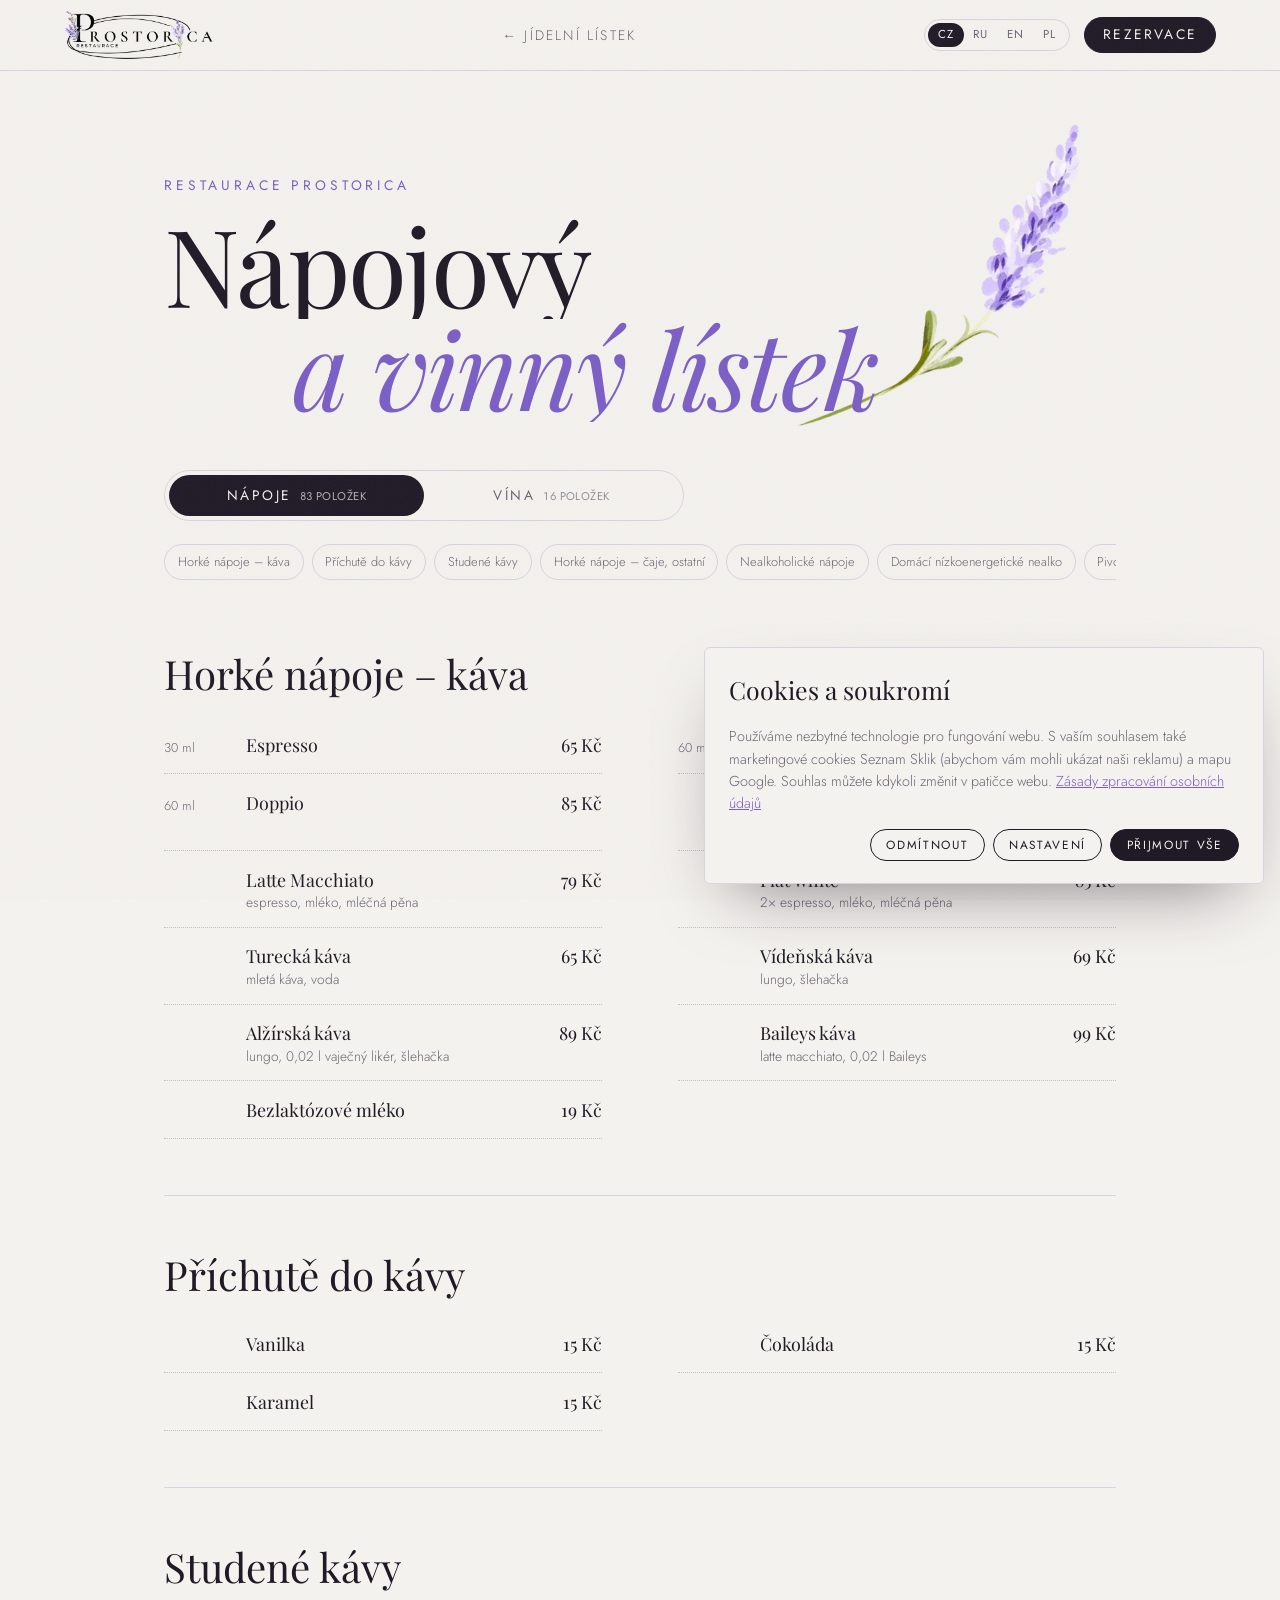
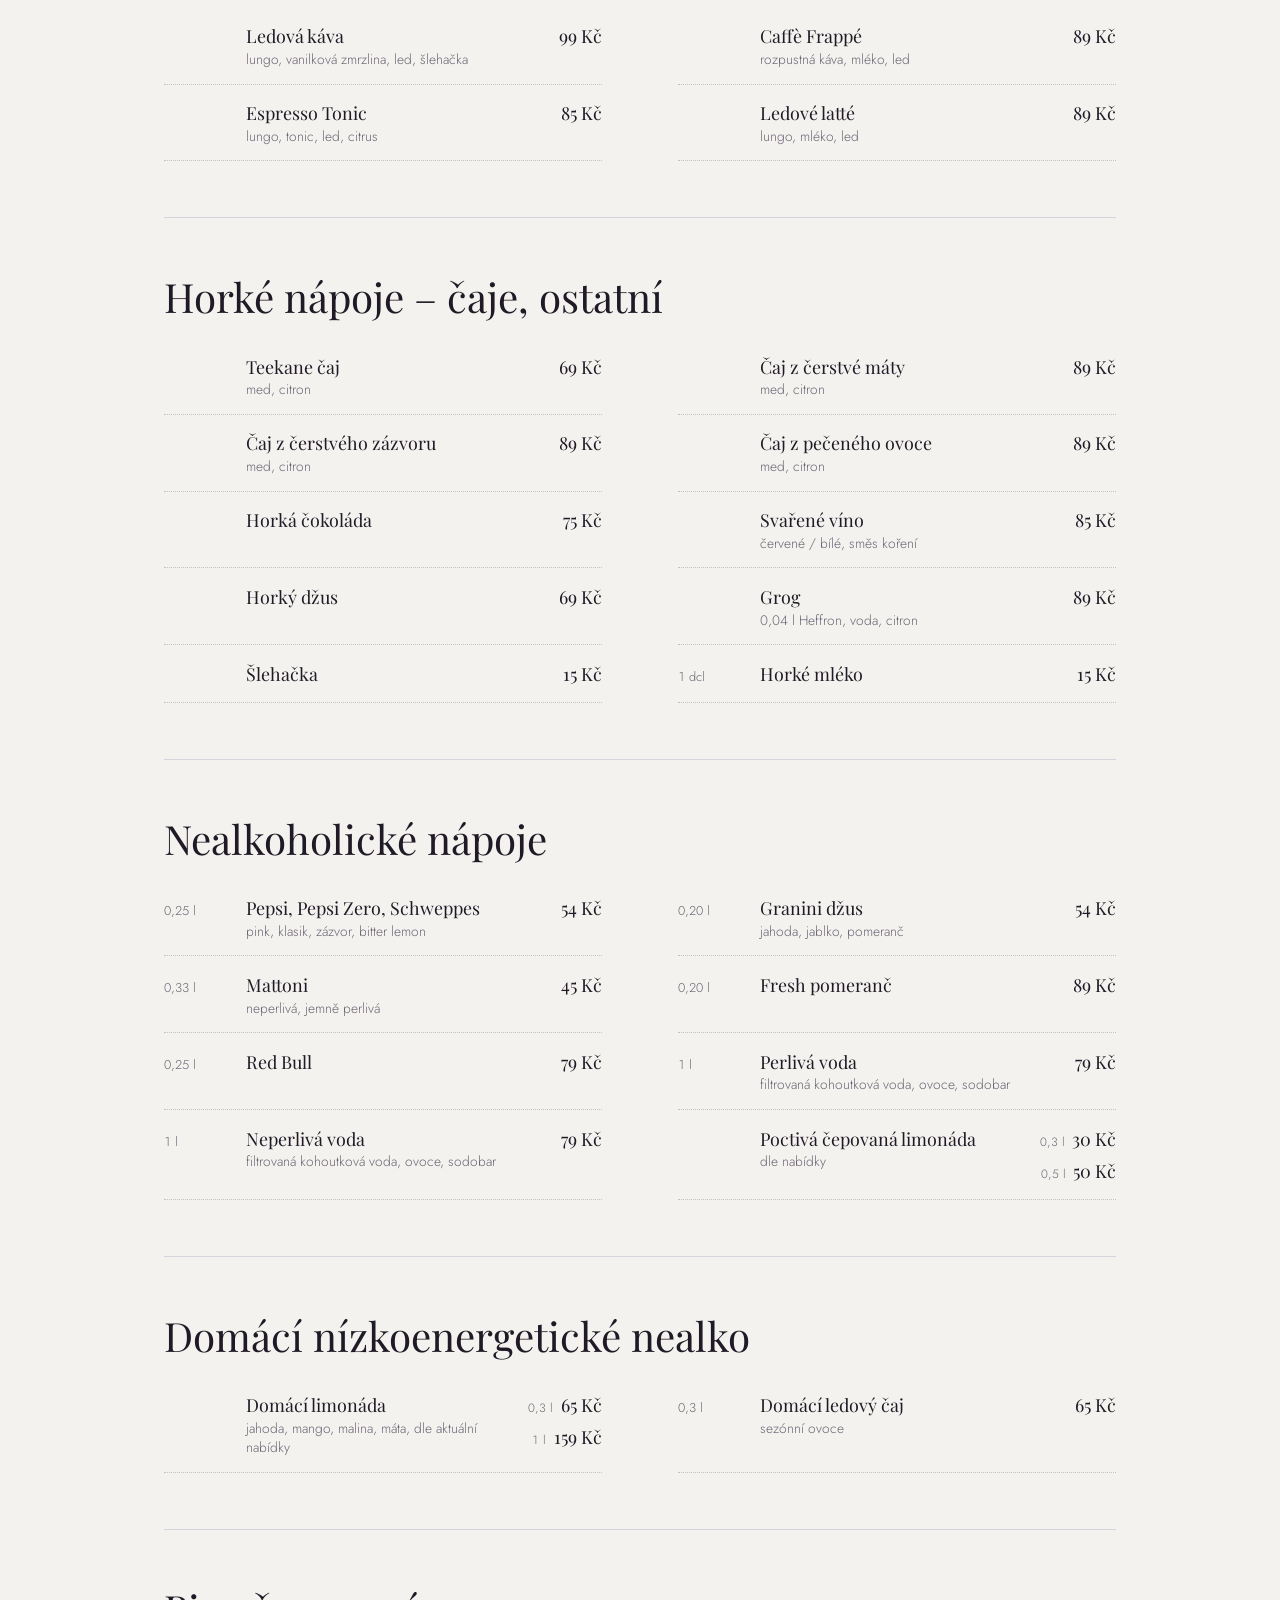
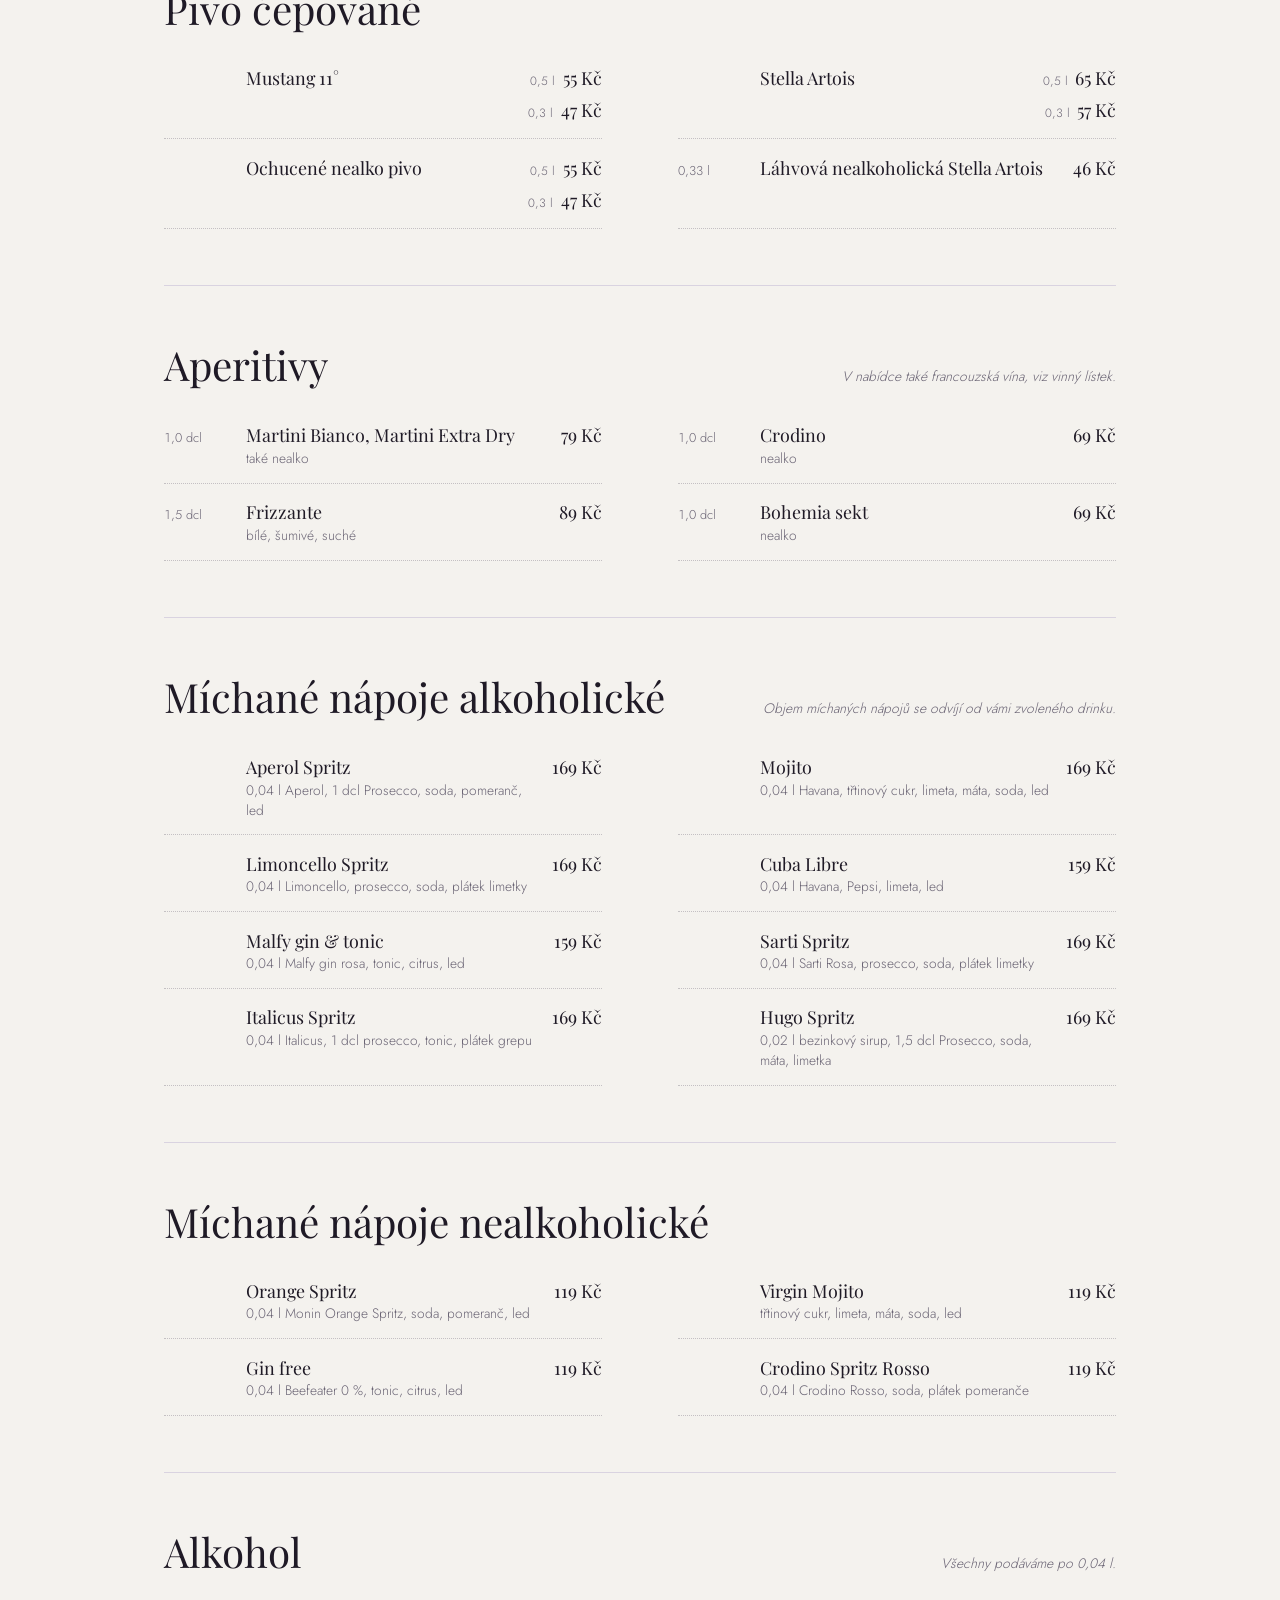
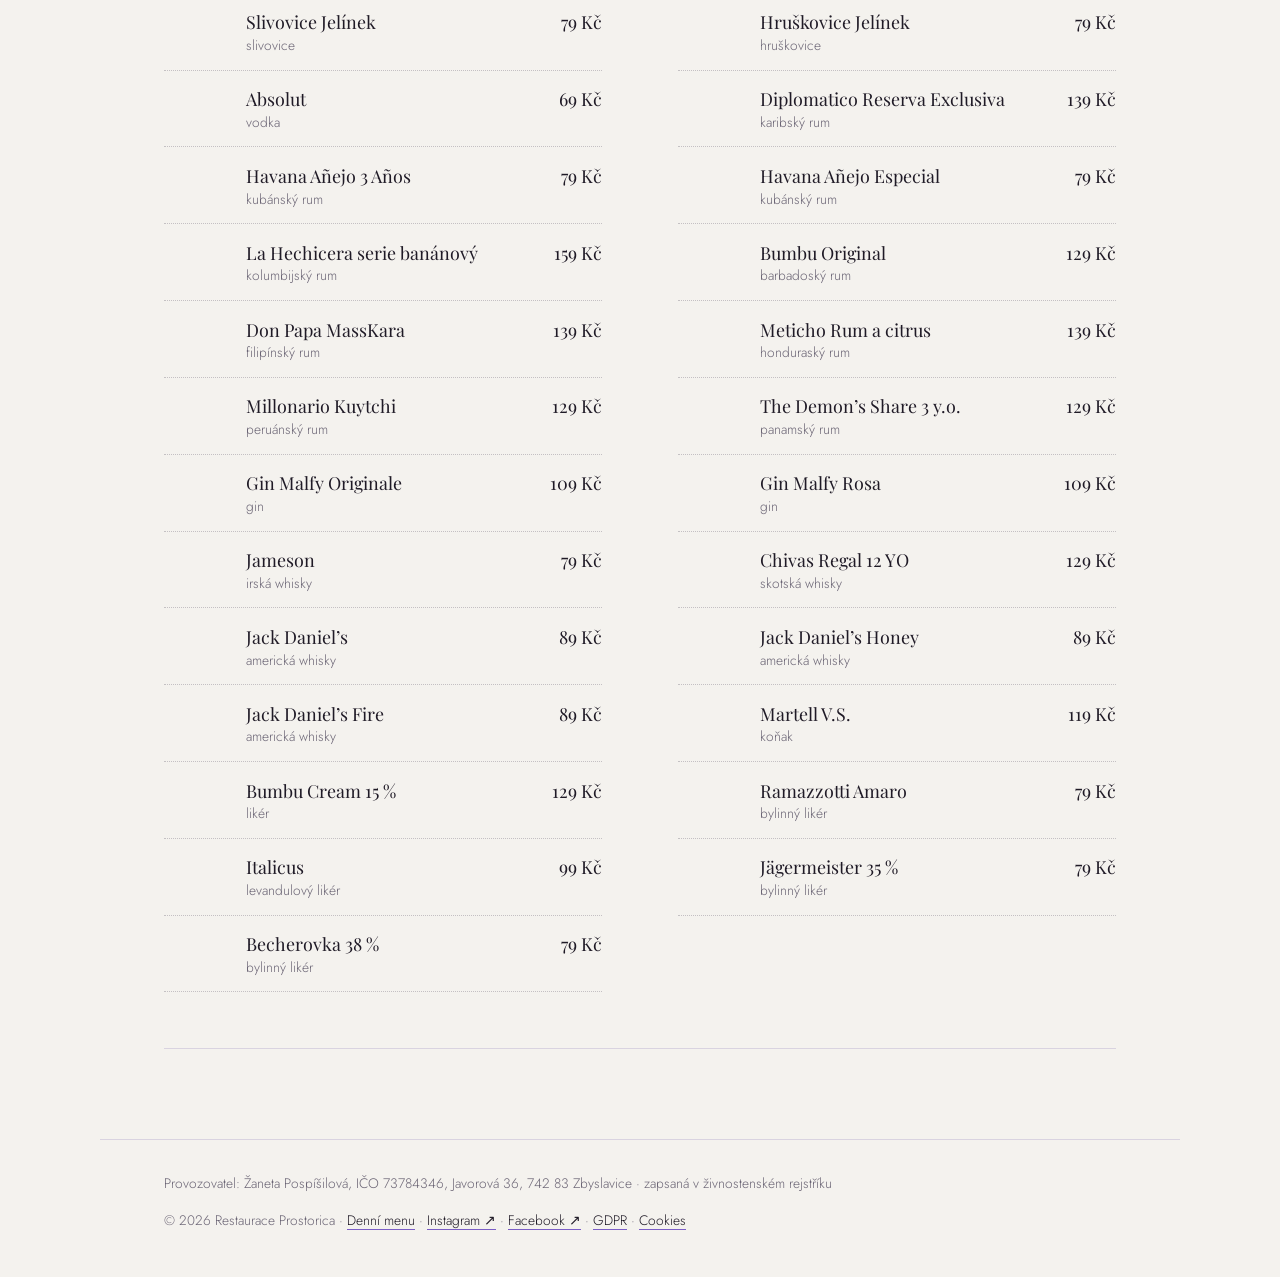
<file: napoje.html>
<!doctype html>
<html lang="cs">
<head>
<meta charset="utf-8">
<meta name="viewport" content="width=device-width, initial-scale=1, viewport-fit=cover">
<title>Nápojový a vinný lístek · Prostorica</title>
<meta name="description" content="Nápojový a vinný lístek restaurace Prostorica, Slezská Ostrava: káva, čaje, limonády, pivo, koktejly, destiláty a moravská i italská vína.">
<link rel="stylesheet" href="css/fonts.css">
<link rel="stylesheet" href="css/style.css">
<link rel="stylesheet" href="css/denni.css">
<link rel="stylesheet" href="css/napoje.css">
</head>
<body class="dm-page">
<div class="grain" aria-hidden="true"></div>

<header class="nav is-scrolled" id="nav">
  <a class="nav__brand" href="index.html" aria-label="Prostorica — hlavní stránka">
    <img class="logo logo--ink" src="assets/logo-480.webp" srcset="assets/logo-480.webp 480w, assets/logo.webp 1400w" sizes="(max-width: 760px) 120px, 170px" width="1400" height="471" alt="Prostorica restaurace"><img class="logo logo--light" src="assets/logo-light-480.webp" srcset="assets/logo-light-480.webp 480w, assets/logo-light.webp 1400w" sizes="(max-width: 760px) 120px, 170px" width="1400" height="471" alt="" aria-hidden="true">
  </a>
  <a class="dm-back" href="index.html#menu" data-i18n="back">← Jídelní lístek</a>
  <div class="nav__tools">
    <div class="lang" role="group" aria-label="Jazyk">
      <button type="button" class="lang__btn is-active" data-lang="cs">CZ</button>
      <button type="button" class="lang__btn" data-lang="ru">RU</button>
      <button type="button" class="lang__btn" data-lang="en">EN</button>
      <button type="button" class="lang__btn" data-lang="pl">PL</button>
    </div>
    <a class="btn btn--small" href="index.html#rezervace" data-i18n="book">Rezervace</a>
  </div>
</header>

<main class="dm nl">
  <section class="dm-hero nl-hero">
    <img class="dm-hero__sprig sway" src="assets/sprig.webp" alt="" width="395" height="321">
    <p class="eyebrow load" style="--d:.05s" data-i18n="eyebrow">Restaurace Prostorica</p>
    <h1 class="dm-hero__title nl-title">
      <span class="line"><span class="load" style="--d:.15s" data-i18n="t1">Nápojový</span></span>
      <span class="line"><em class="load" style="--d:.3s" data-i18n="t2">a vinný lístek</em></span>
    </h1>
  </section>

  <div class="nl-switch" role="tablist" aria-label="Lístek">
    <button type="button" class="nl-switch__btn" role="tab" id="tab-drinks" aria-controls="panel-drinks" data-panel="drinks"><span data-i18n="drinks">Nápoje</span><small id="countDrinks"></small></button>
    <button type="button" class="nl-switch__btn" role="tab" id="tab-wine" aria-controls="panel-wine" data-panel="wine"><span data-i18n="wine">Vína</span><small id="countWine"></small></button>
    <span class="nl-switch__ink" aria-hidden="true"></span>
  </div>
  <nav class="nl-jump" id="jump" aria-label="Kategorie"></nav>

  <section class="nl-panel" id="panel-drinks" role="tabpanel" aria-labelledby="tab-drinks"></section>
  <section class="nl-panel nl-panel--wine" id="panel-wine" role="tabpanel" aria-labelledby="tab-wine" hidden></section>
</main>

<footer class="dm-foot">
  <p class="foot__op">Provozovatel: Žaneta Pospíšilová, IČO 73784346, Javorová 36, 742 83 Zbyslavice · zapsaná v živnostenském rejstříku</p>
  <p>© 2026 Restaurace Prostorica · <a class="link" href="denni-menu.html" data-i18n="lunch">Denní menu</a> · <a class="link" href="https://www.instagram.com/prostoricaostrava/" target="_blank" rel="noopener">Instagram ↗</a> · <a class="link" href="https://www.facebook.com/share/1Hs7WHj2ds/" target="_blank" rel="noopener">Facebook ↗</a> · <a class="link" href="gdpr.html">GDPR</a> · <button type="button" class="link" data-cookie-settings>Cookies</button></p>
</footer>

<script src="js/consent.js"></script>
<script src="js/napoje-data.js"></script>
<script src="js/napoje.js"></script>
</body>
</html>
</file>
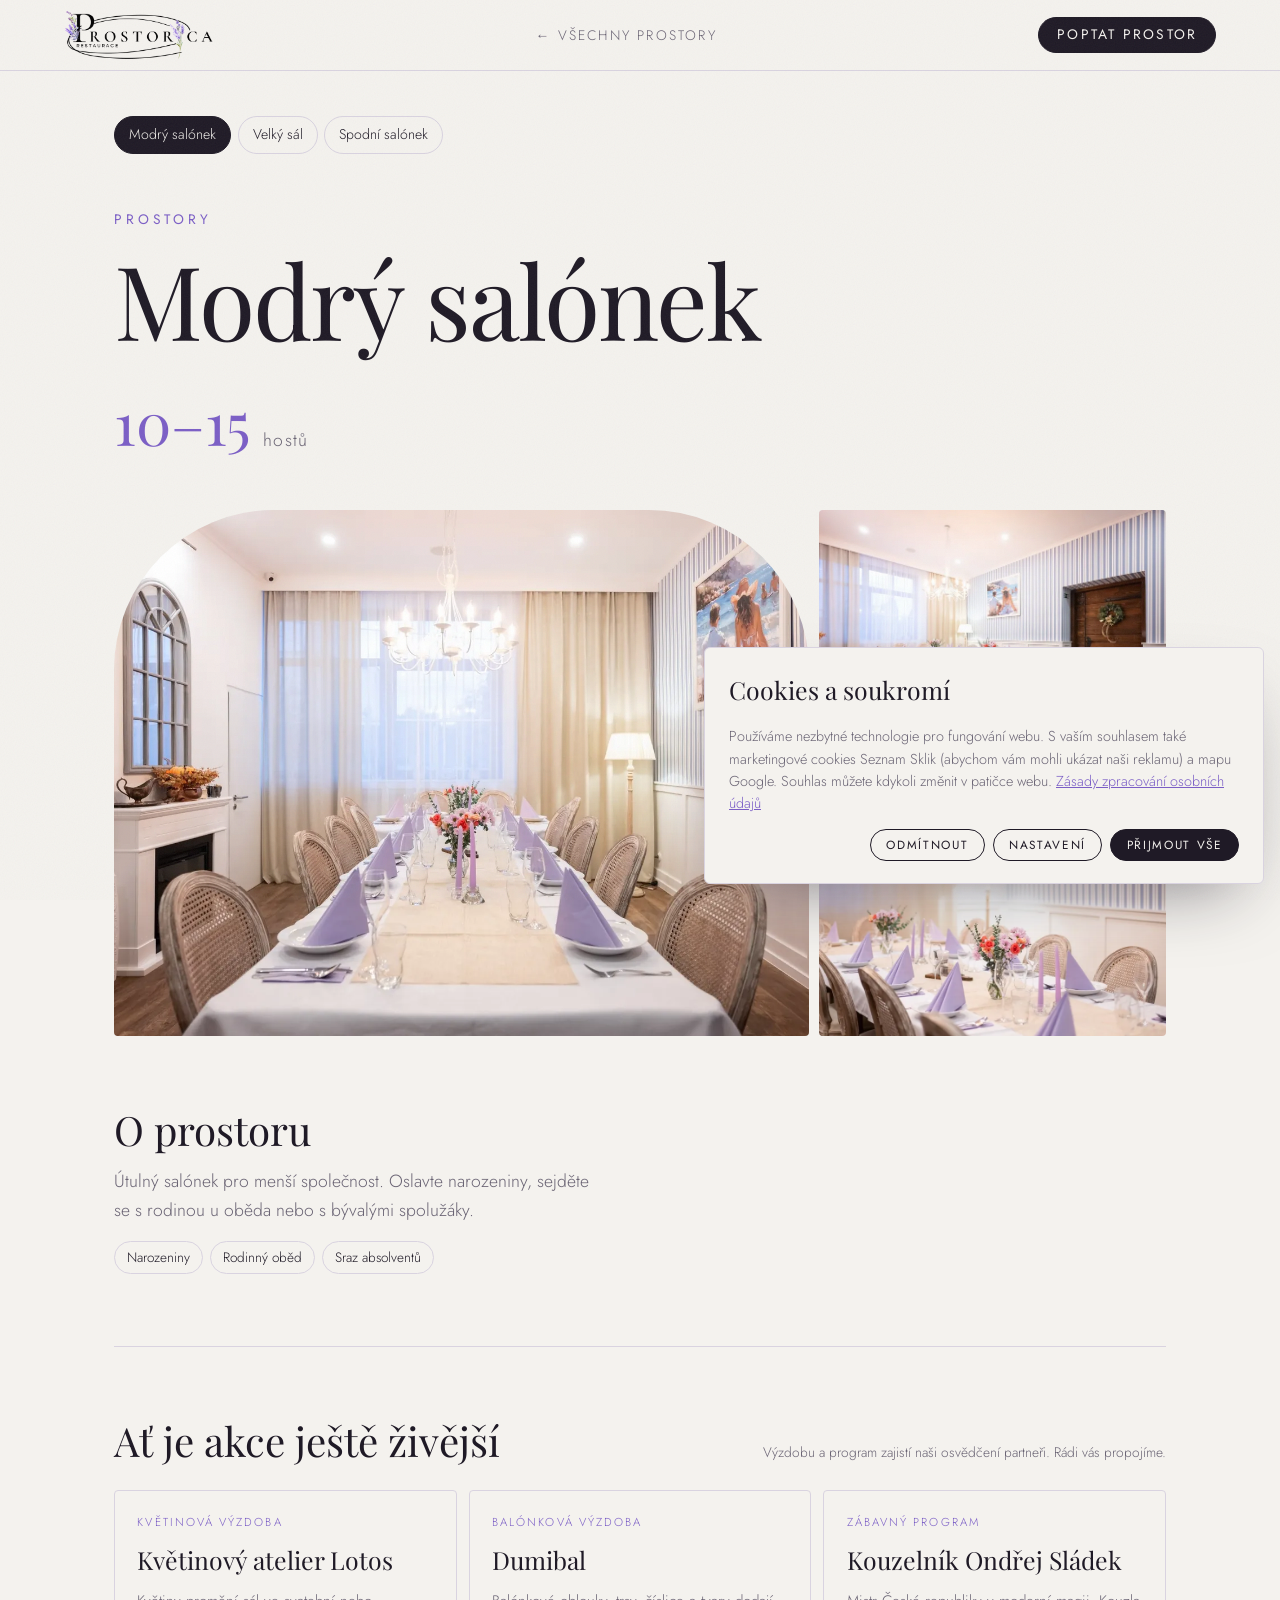
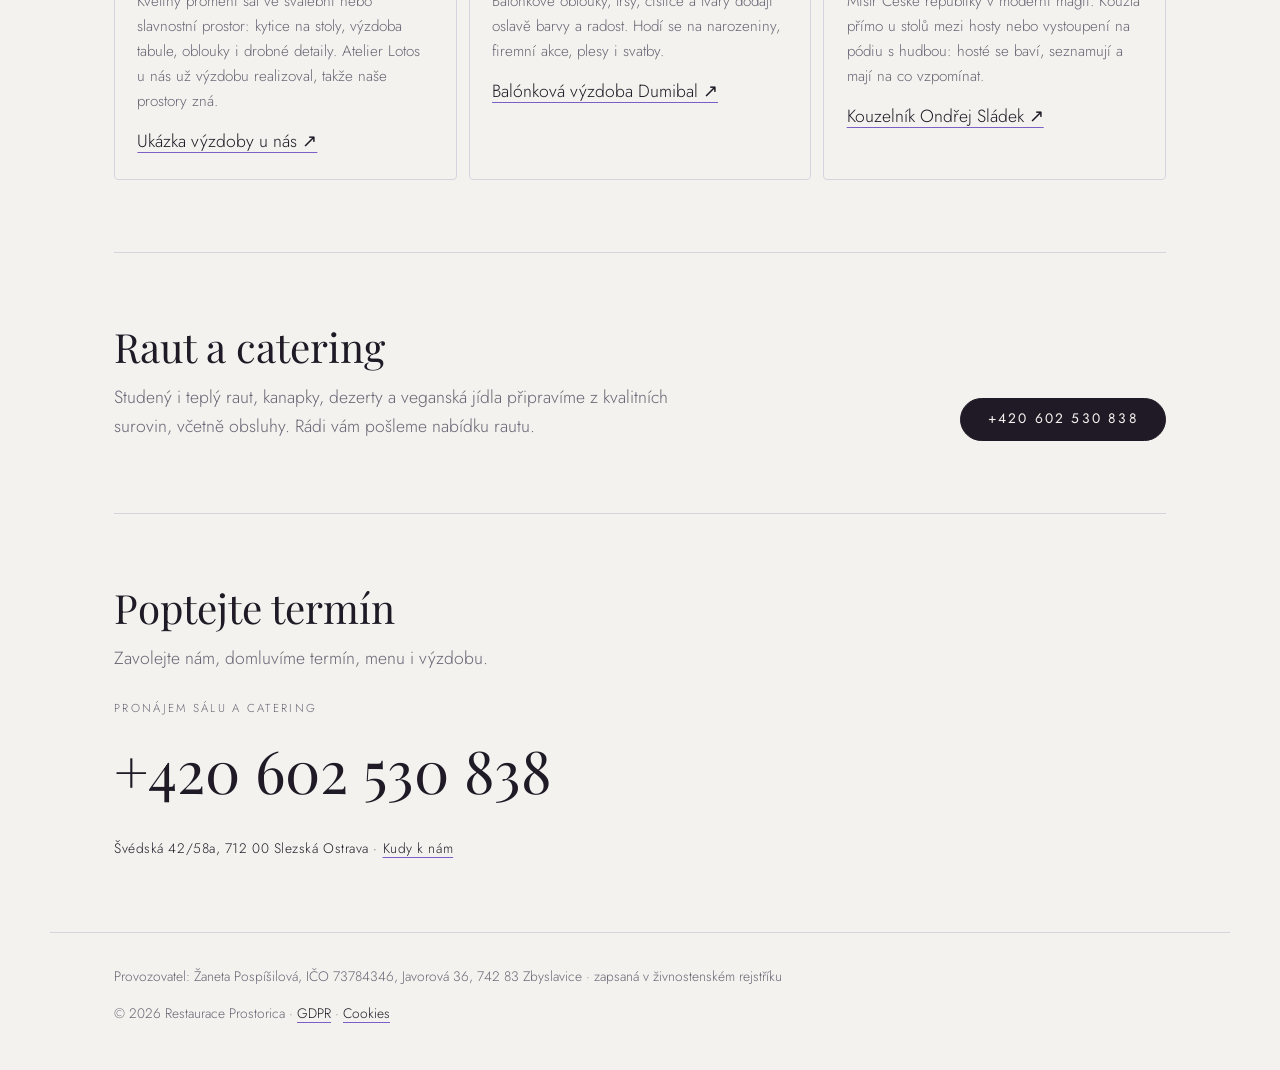
<file: prostor.html>
<!doctype html>
<html lang="cs">
<head>
<meta charset="utf-8">
<meta name="viewport" content="width=device-width, initial-scale=1, viewport-fit=cover">
<title>Prostory · Prostorica</title>
<meta name="description" content="Salónky a velký sál restaurace Prostorica ve Slezské Ostravě: kapacita, ceny pronájmu, výzdoba a program na vaši akci.">
<link rel="stylesheet" href="css/fonts.css">
<link rel="stylesheet" href="css/style.css">
<link rel="stylesheet" href="css/prostor.css">
</head>
<body class="pr-page">
<div class="grain" aria-hidden="true"></div>

<header class="nav is-scrolled" id="nav">
  <a class="nav__brand" href="index.html" aria-label="Prostorica — hlavní stránka">
    <img class="logo logo--ink" src="assets/logo-480.webp" srcset="assets/logo-480.webp 480w, assets/logo.webp 1400w" sizes="(max-width: 760px) 120px, 170px" width="1400" height="471" alt="Prostorica restaurace"><img class="logo logo--light" src="assets/logo-light-480.webp" srcset="assets/logo-light-480.webp 480w, assets/logo-light.webp 1400w" sizes="(max-width: 760px) 120px, 170px" width="1400" height="471" alt="" aria-hidden="true">
  </a>
  <a class="pr-back" href="index.html#prostory">← Všechny prostory</a>
  <div class="nav__tools">
    <a class="btn btn--small" href="tel:+420602530838">Poptat prostor</a>
  </div>
</header>

<main class="pr" id="prMain">
  <nav class="pr-tabs" id="prTabs" aria-label="Prostory"></nav>

  <section class="pr-hero">
    <p class="eyebrow" id="prEyebrow">Prostory</p>
    <h1 class="pr-title" id="prTitle">Prostory</h1>
    <div class="pr-hero__meta">
      <p class="pr-cap" id="prCap"></p>
      <ul class="pr-prices" id="prPrices"></ul>
    </div>
  </section>

  <div class="pr-photos" id="prPhotos"></div>

  <section class="pr-block pr-about">
    <div>
      <h2 class="pr-h2">O prostoru</h2>
      <p class="pr-text" id="prText"></p>
      <p class="pr-suits" id="prSuits"></p>
      <ul class="pr-tags" id="prTags"></ul>
    </div>
    <div id="prInfoWrap">
      <h2 class="pr-h2">Co nabízí</h2>
      <ul class="pr-info" id="prInfo"></ul>
    </div>
  </section>

  <section class="pr-block" aria-labelledby="prPartnersTitle">
    <div class="pr-block__head">
      <h2 class="pr-h2" id="prPartnersTitle">Ať je akce ještě živější</h2>
      <p class="pr-hint">Výzdobu a program zajistí naši osvědčení partneři. Rádi vás propojíme.</p>
    </div>
    <ul class="pr-partners" id="prPartners"></ul>
  </section>

  <section class="pr-block pr-raut">
    <div>
      <h2 class="pr-h2">Raut a catering</h2>
      <p class="pr-text">Studený i teplý raut, kanapky, dezerty a veganská jídla připravíme z kvalitních surovin, včetně obsluhy. Rádi vám pošleme nabídku rautu.</p>
    </div>
    <a class="btn magnetic" href="tel:+420602530838"><span>+420 602 530 838</span></a>
  </section>

  <section class="pr-block pr-cta">
    <h2 class="pr-h2">Poptejte termín</h2>
    <p class="pr-text">Zavolejte nám, domluvíme termín, menu i výzdobu.</p>
    <p class="pr-phone"><span>Pronájem sálu a catering</span><a href="tel:+420602530838">+420 602 530 838</a></p>
    <p class="pr-addr">Švédská 42/58a, 712 00 Slezská Ostrava · <a class="link" href="index.html#kudy">Kudy k nám</a></p>
  </section>
</main>

<footer class="pr-foot">
  <p class="foot__op">Provozovatel: Žaneta Pospíšilová, IČO 73784346, Javorová 36, 742 83 Zbyslavice · zapsaná v živnostenském rejstříku</p>
  <p>© 2026 Restaurace Prostorica · <a class="link" href="gdpr.html">GDPR</a> · <button type="button" class="link" data-cookie-settings>Cookies</button></p>
</footer>

<script src="js/consent.js"></script>
<script src="js/prostory-data.js"></script>
<script src="js/raut-data.js"></script>
<script src="js/partneri-data.js"></script>
<script src="js/prostor.js"></script>
</body>
</html>
</file>
<file: css/fonts.css>
/* Self-hosted Google Fonts (no requests to Google = GDPR-friendly). Licence: SIL Open Font License. */
@font-face {
  font-family: 'Courier Prime';
  font-style: normal;
  font-weight: 400;
  font-display: swap;
  src: url(../assets/fonts/courier-prime-400-latin-ext.woff2) format('woff2');
  unicode-range: U+0100-02BA, U+02BD-02C5, U+02C7-02CC, U+02CE-02D7, U+02DD-02FF, U+0304, U+0308, U+0329, U+1D00-1DBF, U+1E00-1E9F, U+1EF2-1EFF, U+2020, U+20A0-20AB, U+20AD-20C4, U+2113, U+2C60-2C7F, U+A720-A7FF;
}
@font-face {
  font-family: 'Courier Prime';
  font-style: normal;
  font-weight: 400;
  font-display: swap;
  src: url(../assets/fonts/courier-prime-400-latin.woff2) format('woff2');
  unicode-range: U+0000-00FF, U+0131, U+0152-0153, U+02BB-02BC, U+02C6, U+02DA, U+02DC, U+0304, U+0308, U+0329, U+2000-206F, U+20AC, U+2122, U+2191, U+2193, U+2212, U+2215, U+FEFF, U+FFFD;
}
@font-face {
  font-family: 'Courier Prime';
  font-style: normal;
  font-weight: 700;
  font-display: swap;
  src: url(../assets/fonts/courier-prime-700-latin-ext.woff2) format('woff2');
  unicode-range: U+0100-02BA, U+02BD-02C5, U+02C7-02CC, U+02CE-02D7, U+02DD-02FF, U+0304, U+0308, U+0329, U+1D00-1DBF, U+1E00-1E9F, U+1EF2-1EFF, U+2020, U+20A0-20AB, U+20AD-20C4, U+2113, U+2C60-2C7F, U+A720-A7FF;
}
@font-face {
  font-family: 'Courier Prime';
  font-style: normal;
  font-weight: 700;
  font-display: swap;
  src: url(../assets/fonts/courier-prime-700-latin.woff2) format('woff2');
  unicode-range: U+0000-00FF, U+0131, U+0152-0153, U+02BB-02BC, U+02C6, U+02DA, U+02DC, U+0304, U+0308, U+0329, U+2000-206F, U+20AC, U+2122, U+2191, U+2193, U+2212, U+2215, U+FEFF, U+FFFD;
}
@font-face {
  font-family: 'Jost';
  font-style: normal;
  font-weight: 300;
  font-display: swap;
  src: url(../assets/fonts/jost-300-cyrillic.woff2) format('woff2');
  unicode-range: U+0301, U+0400-045F, U+0490-0491, U+04B0-04B1, U+2116;
}
@font-face {
  font-family: 'Jost';
  font-style: normal;
  font-weight: 300;
  font-display: swap;
  src: url(../assets/fonts/jost-300-latin-ext.woff2) format('woff2');
  unicode-range: U+0100-02BA, U+02BD-02C5, U+02C7-02CC, U+02CE-02D7, U+02DD-02FF, U+0304, U+0308, U+0329, U+1D00-1DBF, U+1E00-1E9F, U+1EF2-1EFF, U+2020, U+20A0-20AB, U+20AD-20C4, U+2113, U+2C60-2C7F, U+A720-A7FF;
}
@font-face {
  font-family: 'Jost';
  font-style: normal;
  font-weight: 300;
  font-display: swap;
  src: url(../assets/fonts/jost-300-latin.woff2) format('woff2');
  unicode-range: U+0000-00FF, U+0131, U+0152-0153, U+02BB-02BC, U+02C6, U+02DA, U+02DC, U+0304, U+0308, U+0329, U+2000-206F, U+20AC, U+2122, U+2191, U+2193, U+2212, U+2215, U+FEFF, U+FFFD;
}
@font-face {
  font-family: 'Jost';
  font-style: normal;
  font-weight: 400;
  font-display: swap;
  src: url(../assets/fonts/jost-400-cyrillic.woff2) format('woff2');
  unicode-range: U+0301, U+0400-045F, U+0490-0491, U+04B0-04B1, U+2116;
}
@font-face {
  font-family: 'Jost';
  font-style: normal;
  font-weight: 400;
  font-display: swap;
  src: url(../assets/fonts/jost-400-latin-ext.woff2) format('woff2');
  unicode-range: U+0100-02BA, U+02BD-02C5, U+02C7-02CC, U+02CE-02D7, U+02DD-02FF, U+0304, U+0308, U+0329, U+1D00-1DBF, U+1E00-1E9F, U+1EF2-1EFF, U+2020, U+20A0-20AB, U+20AD-20C4, U+2113, U+2C60-2C7F, U+A720-A7FF;
}
@font-face {
  font-family: 'Jost';
  font-style: normal;
  font-weight: 400;
  font-display: swap;
  src: url(../assets/fonts/jost-400-latin.woff2) format('woff2');
  unicode-range: U+0000-00FF, U+0131, U+0152-0153, U+02BB-02BC, U+02C6, U+02DA, U+02DC, U+0304, U+0308, U+0329, U+2000-206F, U+20AC, U+2122, U+2191, U+2193, U+2212, U+2215, U+FEFF, U+FFFD;
}
@font-face {
  font-family: 'Jost';
  font-style: normal;
  font-weight: 500;
  font-display: swap;
  src: url(../assets/fonts/jost-500-cyrillic.woff2) format('woff2');
  unicode-range: U+0301, U+0400-045F, U+0490-0491, U+04B0-04B1, U+2116;
}
@font-face {
  font-family: 'Jost';
  font-style: normal;
  font-weight: 500;
  font-display: swap;
  src: url(../assets/fonts/jost-500-latin-ext.woff2) format('woff2');
  unicode-range: U+0100-02BA, U+02BD-02C5, U+02C7-02CC, U+02CE-02D7, U+02DD-02FF, U+0304, U+0308, U+0329, U+1D00-1DBF, U+1E00-1E9F, U+1EF2-1EFF, U+2020, U+20A0-20AB, U+20AD-20C4, U+2113, U+2C60-2C7F, U+A720-A7FF;
}
@font-face {
  font-family: 'Jost';
  font-style: normal;
  font-weight: 500;
  font-display: swap;
  src: url(../assets/fonts/jost-500-latin.woff2) format('woff2');
  unicode-range: U+0000-00FF, U+0131, U+0152-0153, U+02BB-02BC, U+02C6, U+02DA, U+02DC, U+0304, U+0308, U+0329, U+2000-206F, U+20AC, U+2122, U+2191, U+2193, U+2212, U+2215, U+FEFF, U+FFFD;
}
@font-face {
  font-family: 'Playfair Display';
  font-style: italic;
  font-weight: 400;
  font-display: swap;
  src: url(../assets/fonts/playfair-display-400i-cyrillic.woff2) format('woff2');
  unicode-range: U+0301, U+0400-045F, U+0490-0491, U+04B0-04B1, U+2116;
}
@font-face {
  font-family: 'Playfair Display';
  font-style: italic;
  font-weight: 400;
  font-display: swap;
  src: url(../assets/fonts/playfair-display-400i-latin-ext.woff2) format('woff2');
  unicode-range: U+0100-02BA, U+02BD-02C5, U+02C7-02CC, U+02CE-02D7, U+02DD-02FF, U+0304, U+0308, U+0329, U+1D00-1DBF, U+1E00-1E9F, U+1EF2-1EFF, U+2020, U+20A0-20AB, U+20AD-20C4, U+2113, U+2C60-2C7F, U+A720-A7FF;
}
@font-face {
  font-family: 'Playfair Display';
  font-style: italic;
  font-weight: 400;
  font-display: swap;
  src: url(../assets/fonts/playfair-display-400i-latin.woff2) format('woff2');
  unicode-range: U+0000-00FF, U+0131, U+0152-0153, U+02BB-02BC, U+02C6, U+02DA, U+02DC, U+0304, U+0308, U+0329, U+2000-206F, U+20AC, U+2122, U+2191, U+2193, U+2212, U+2215, U+FEFF, U+FFFD;
}
@font-face {
  font-family: 'Playfair Display';
  font-style: italic;
  font-weight: 500;
  font-display: swap;
  src: url(../assets/fonts/playfair-display-500i-cyrillic.woff2) format('woff2');
  unicode-range: U+0301, U+0400-045F, U+0490-0491, U+04B0-04B1, U+2116;
}
@font-face {
  font-family: 'Playfair Display';
  font-style: italic;
  font-weight: 500;
  font-display: swap;
  src: url(../assets/fonts/playfair-display-500i-latin-ext.woff2) format('woff2');
  unicode-range: U+0100-02BA, U+02BD-02C5, U+02C7-02CC, U+02CE-02D7, U+02DD-02FF, U+0304, U+0308, U+0329, U+1D00-1DBF, U+1E00-1E9F, U+1EF2-1EFF, U+2020, U+20A0-20AB, U+20AD-20C4, U+2113, U+2C60-2C7F, U+A720-A7FF;
}
@font-face {
  font-family: 'Playfair Display';
  font-style: italic;
  font-weight: 500;
  font-display: swap;
  src: url(../assets/fonts/playfair-display-500i-latin.woff2) format('woff2');
  unicode-range: U+0000-00FF, U+0131, U+0152-0153, U+02BB-02BC, U+02C6, U+02DA, U+02DC, U+0304, U+0308, U+0329, U+2000-206F, U+20AC, U+2122, U+2191, U+2193, U+2212, U+2215, U+FEFF, U+FFFD;
}
@font-face {
  font-family: 'Playfair Display';
  font-style: normal;
  font-weight: 400;
  font-display: swap;
  src: url(../assets/fonts/playfair-display-400-cyrillic.woff2) format('woff2');
  unicode-range: U+0301, U+0400-045F, U+0490-0491, U+04B0-04B1, U+2116;
}
@font-face {
  font-family: 'Playfair Display';
  font-style: normal;
  font-weight: 400;
  font-display: swap;
  src: url(../assets/fonts/playfair-display-400-latin-ext.woff2) format('woff2');
  unicode-range: U+0100-02BA, U+02BD-02C5, U+02C7-02CC, U+02CE-02D7, U+02DD-02FF, U+0304, U+0308, U+0329, U+1D00-1DBF, U+1E00-1E9F, U+1EF2-1EFF, U+2020, U+20A0-20AB, U+20AD-20C4, U+2113, U+2C60-2C7F, U+A720-A7FF;
}
@font-face {
  font-family: 'Playfair Display';
  font-style: normal;
  font-weight: 400;
  font-display: swap;
  src: url(../assets/fonts/playfair-display-400-latin.woff2) format('woff2');
  unicode-range: U+0000-00FF, U+0131, U+0152-0153, U+02BB-02BC, U+02C6, U+02DA, U+02DC, U+0304, U+0308, U+0329, U+2000-206F, U+20AC, U+2122, U+2191, U+2193, U+2212, U+2215, U+FEFF, U+FFFD;
}
@font-face {
  font-family: 'Playfair Display';
  font-style: normal;
  font-weight: 500;
  font-display: swap;
  src: url(../assets/fonts/playfair-display-500-cyrillic.woff2) format('woff2');
  unicode-range: U+0301, U+0400-045F, U+0490-0491, U+04B0-04B1, U+2116;
}
@font-face {
  font-family: 'Playfair Display';
  font-style: normal;
  font-weight: 500;
  font-display: swap;
  src: url(../assets/fonts/playfair-display-500-latin-ext.woff2) format('woff2');
  unicode-range: U+0100-02BA, U+02BD-02C5, U+02C7-02CC, U+02CE-02D7, U+02DD-02FF, U+0304, U+0308, U+0329, U+1D00-1DBF, U+1E00-1E9F, U+1EF2-1EFF, U+2020, U+20A0-20AB, U+20AD-20C4, U+2113, U+2C60-2C7F, U+A720-A7FF;
}
@font-face {
  font-family: 'Playfair Display';
  font-style: normal;
  font-weight: 500;
  font-display: swap;
  src: url(../assets/fonts/playfair-display-500-latin.woff2) format('woff2');
  unicode-range: U+0000-00FF, U+0131, U+0152-0153, U+02BB-02BC, U+02C6, U+02DA, U+02DC, U+0304, U+0308, U+0329, U+2000-206F, U+20AC, U+2122, U+2191, U+2193, U+2212, U+2215, U+FEFF, U+FFFD;
}
</file>
<file: css/style.css>
/* Layout: asymmetric editorial — hero text left, monogram right; sections alternate art/text; one dark aubergine band for the tasting menu. */
:root {
  --paper: #f4f2ee;
  --paper-2: #ebe7f0;
  --ink: #1f1a26;
  --muted: #6a6474;
  --line: #d9d3e0;
  --lavender: #7b5ec6;
  --lavender-soft: #cbbdee;
  --sage: #7f9372;
  --band: #261f31;
  --band-fg: #efeaf6;
  --band-muted: #b5abc4;
  --band-accent: #c3aef5;
  --field: #ffffff;
  --map-filter: grayscale(1) sepia(.18) hue-rotate(215deg) saturate(1.3) contrast(.95);

  --display: "Playfair Display", "Didot", "Bodoni 72", Garamond, "Times New Roman", serif;
  --body: "Jost", "Futura", "Century Gothic", "Helvetica Neue", Arial, sans-serif;

  --step--1: clamp(.8rem, .78rem + .1vw, .86rem);
  --step-0: clamp(1rem, .96rem + .2vw, 1.1rem);
  --step-1: clamp(1.25rem, 1.15rem + .5vw, 1.55rem);
  --step-2: clamp(1.7rem, 1.4rem + 1.4vw, 2.6rem);
  --step-3: clamp(2.1rem, 1.6rem + 2.6vw, 3.8rem);
  --step-4: clamp(2.6rem, 1.8rem + 4.4vw, 5.6rem);

  --gutter: clamp(16px, 5vw, 72px);
  --ease: cubic-bezier(.22, .8, .2, 1);
}
@media (prefers-color-scheme: dark) {
  :root:not([data-theme="light"]) {
    --paper: #16121c; --paper-2: #1f1928; --ink: #eeeaf4; --muted: #a59eb2; --line: #352d40;
    --lavender: #b39bf2; --lavender-soft: #4a3b6c; --sage: #9db08f;
    --band: #221b2d; --band-fg: #efeaf6; --band-muted: #b5abc4; --band-accent: #c3aef5;
    --field: #1d1825; --map-filter: grayscale(1) invert(.88) sepia(.2) hue-rotate(215deg) saturate(1.4) contrast(.9); color-scheme: dark;
  }
}
:root[data-theme="dark"] {
  --paper: #16121c; --paper-2: #1f1928; --ink: #eeeaf4; --muted: #a59eb2; --line: #352d40;
  --lavender: #b39bf2; --lavender-soft: #4a3b6c; --sage: #9db08f;
  --band: #221b2d; --band-fg: #efeaf6; --band-muted: #b5abc4; --band-accent: #c3aef5;
  --field: #1d1825; --map-filter: grayscale(1) invert(.88) sepia(.2) hue-rotate(215deg) saturate(1.4) contrast(.9); color-scheme: dark;
}

*, *::before, *::after { box-sizing: border-box; }
[hidden] { display: none !important; }
html { scroll-behavior: smooth; }
body {
  margin: 0;
  background: var(--paper);
  color: var(--ink);
  font-family: var(--body);
  font-weight: 300;
  font-size: var(--step-0);
  line-height: 1.65;
  overflow-x: hidden;
  -webkit-font-smoothing: antialiased;
}
img { max-width: 100%; height: auto; display: block; }
a { color: inherit; }
em { font-style: italic; color: var(--lavender); }
::selection { background: var(--lavender-soft); color: var(--ink); }
:focus-visible { outline: 2px solid var(--lavender); outline-offset: 3px; border-radius: 2px; }

.grain {
  position: fixed; inset: 0; pointer-events: none; z-index: 100; opacity: .05;
  background-image: url("data:image/svg+xml,%3Csvg xmlns='http://www.w3.org/2000/svg' width='160' height='160'%3E%3Cfilter id='n'%3E%3CfeTurbulence type='fractalNoise' baseFrequency='.9' numOctaves='2' stitchTiles='stitch'/%3E%3C/filter%3E%3Crect width='100%25' height='100%25' filter='url(%23n)'/%3E%3C/svg%3E");
}

.section { padding: clamp(72px, 10vw, 140px) var(--gutter); max-width: calc(1320px * var(--k, 1)); margin-inline: auto; }

.eyebrow {
  font-size: var(--step--1); letter-spacing: .28em; text-transform: uppercase;
  color: var(--lavender); font-weight: 400; margin: 0 0 1.2rem;
}
.h2 {
  font-family: var(--display); font-weight: 400; font-size: var(--step-3);
  line-height: 1.02; letter-spacing: -.01em; margin: 0 0 1.6rem; text-wrap: balance;
}

/* Buttons */
.btn {
  --bg: var(--ink); --fg: var(--paper);
  display: inline-flex; align-items: center; justify-content: center; gap: .6em;
  padding: 1em 1.9em; border-radius: 999px; border: 1px solid var(--ink);
  background: var(--bg); color: var(--fg); text-decoration: none; cursor: pointer;
  font: 400 var(--step--1)/1 var(--body); letter-spacing: .16em; text-transform: uppercase;
  position: relative; overflow: hidden; isolation: isolate;
  transition: color .45s var(--ease), border-color .45s var(--ease), transform .3s var(--ease);
}
.btn::before {
  content: ""; position: absolute; inset: 0; z-index: -1; border-radius: inherit;
  background: var(--lavender); transform: translateY(101%);
  transition: transform .55s var(--ease);
}
.btn:hover::before, .btn:focus-visible::before { transform: translateY(0); }
.btn:hover, .btn:focus-visible { border-color: var(--lavender); color: var(--paper); }
.btn--ghost { --bg: transparent; --fg: var(--ink); }
.btn--small { padding: .75em 1.3em; }
.btn--wide { width: 100%; }

/* Nav */
.nav {
  position: fixed; top: 0; left: 0; right: 0; z-index: 50;
  display: flex; align-items: center; justify-content: space-between; gap: 1rem;
  padding: calc(18px + env(safe-area-inset-top, 0px)) var(--gutter) 18px;
  /* keep the header content in line with the page column on very wide screens */
  padding-inline: max(var(--gutter), calc((100% - 1320px * var(--k, 1)) / 2 + var(--gutter)));
  transition: background .4s var(--ease), padding .4s var(--ease), box-shadow .4s var(--ease);
}
.nav.is-scrolled {
  background: color-mix(in srgb, var(--paper) 82%, transparent);
  backdrop-filter: blur(14px); -webkit-backdrop-filter: blur(14px);
  padding-block: calc(10px + env(safe-area-inset-top, 0px)) 10px;
  box-shadow: 0 1px 0 var(--line);
}
.nav__brand { display: flex; align-items: baseline; text-decoration: none; font-family: var(--display); }
.nav__p { font-size: 2.1rem; line-height: 1; font-weight: 500; }
.nav__word { font-size: 1.15rem; letter-spacing: .32em; text-transform: uppercase; margin-left: .1em; }
.nav__links { display: flex; gap: clamp(1rem, 2.4vw, 2.4rem); }
.nav__links a {
  text-decoration: none; font-size: var(--step--1); letter-spacing: .18em; text-transform: uppercase;
  position: relative; padding-block: .3em;
}
.nav__links a::after {
  content: ""; position: absolute; left: 0; right: 0; bottom: 0; height: 1px; background: var(--lavender);
  transform: scaleX(0); transform-origin: right; transition: transform .45s var(--ease);
}
.nav__links a:hover::after, .nav__links a.is-current::after { transform: scaleX(1); transform-origin: left; }
.nav__tools { display: flex; align-items: center; gap: .9rem; }
.lang { display: flex; border: 1px solid var(--line); border-radius: 999px; padding: 3px; }
.lang__btn {
  border: 0; background: transparent; color: var(--muted); cursor: pointer; border-radius: 999px;
  font: 400 .72rem/1 var(--body); letter-spacing: .12em; padding: .55em .8em;
  transition: background .3s, color .3s;
}
.lang__btn.is-active { background: var(--ink); color: var(--paper); }
.burger { display: none; width: 44px; height: 44px; border: 0; background: transparent; cursor: pointer; position: relative; color: var(--ink); }
.burger span { position: absolute; left: 11px; right: 11px; height: 1px; background: currentColor; transition: transform .4s var(--ease), top .4s var(--ease); }
.burger span:first-child { top: 18px; }
.burger span:last-child { top: 25px; }
.burger[aria-expanded="true"] span:first-child { top: 22px; transform: rotate(45deg); }
.burger[aria-expanded="true"] span:last-child { top: 22px; transform: rotate(-45deg); }

/* Hero */
.hero {
  position: relative; display: grid; grid-template-columns: minmax(0, 1.05fr) minmax(0, .95fr);
  align-items: center; gap: clamp(24px, 4vw, 64px);
  padding: calc(120px + env(safe-area-inset-top, 0px)) var(--gutter) clamp(56px, 7vw, 96px);
  max-width: calc(1320px * var(--k, 1)); margin-inline: auto; overflow: hidden;
}
.hero__petals { position: absolute; inset: 0; width: 100%; height: 100%; pointer-events: none; }
.hero__text { position: relative; z-index: 1; min-width: 0; }
.hero__title {
  font-family: var(--display); font-weight: 400; font-size: var(--step-4);
  line-height: .95; letter-spacing: -.02em; margin: 0 0 1.8rem;
}
.hero__title .line { display: block; overflow: hidden; padding-bottom: .08em; }
.hero__title .line > * { display: inline-block; }
.hero__title em { padding-left: .9em; }
.hero__lead { max-width: 34ch; color: var(--muted); font-size: var(--step-1); line-height: 1.5; margin: 0 0 2.2rem; font-weight: 300; }
.hero__cta { display: flex; flex-wrap: wrap; gap: .8rem; }
.hero__status { display: flex; align-items: center; gap: .7rem; margin: 2.2rem 0 0; font-size: var(--step--1); letter-spacing: .08em; color: var(--muted); }
.dot { width: 8px; height: 8px; border-radius: 50%; background: var(--sage); position: relative; }
.dot::after { content: ""; position: absolute; inset: -5px; border-radius: 50%; border: 1px solid var(--sage); animation: pulse 2.4s var(--ease) infinite; }
.dot.is-closed { background: var(--muted); }
.dot.is-closed::after { display: none; }

.hero__mark { position: relative; aspect-ratio: 1; width: 100%; max-width: calc(560px * var(--k, 1)); justify-self: center; z-index: 1; transition: transform .6s var(--ease); }
.ring { position: absolute; inset: 0; width: 100%; height: 100%; overflow: visible; }
.ring path { fill: none; stroke: var(--ink); stroke-linecap: round; }
.ring__a { stroke-width: 3.2; stroke-dasharray: 1500; stroke-dashoffset: 1500; animation: draw 2.2s var(--ease) .3s forwards; }
.ring__b { stroke-width: 1.4; stroke-dasharray: 700; stroke-dashoffset: 700; animation: draw 1.8s var(--ease) .9s forwards; opacity: .7; }
.ring__c { stroke-width: 1.2; stroke-dasharray: 260; stroke-dashoffset: 260; animation: draw 1.2s var(--ease) 1.3s forwards; opacity: .6; }
.mark__p {
  position: absolute; left: 50%; top: 50%; transform: translate(-36%, -55%);
  font-family: var(--display); font-weight: 500; font-size: clamp(11rem, 26vw, 24rem); font-size: 63cqw; line-height: 1;
  animation: rise 1.4s var(--ease) .2s both;
}
.hero__mark { container-type: inline-size; }
.hero__mark .ring { scale: .84; }
.mark__p { z-index: 1; }
/* line-drawn lavender (two sprigs tied with a bow), coloured with --mark-line through a mask */
.hero__mark { --mark-line: #6a4cb8; }
.mark__line {
  position: absolute; width: 14%; aspect-ratio: 521 / 1885; z-index: 0; pointer-events: none;
  background: var(--mark-line); -webkit-mask: url(../assets/lavender-line.png) center / contain no-repeat; mask: url(../assets/lavender-line.png) center / contain no-repeat;
  transform-origin: 50% 100%; animation: bloom 1.8s var(--ease) .7s both, sway-tilt 8s ease-in-out 2.5s infinite alternate;
}
.mark__line--l { left: 28%; top: 15%; transform: rotate(-13deg); }
.mark__line--r { left: 32%; top: 16%; transform: rotate(-7deg) scaleX(-1); animation-name: bloom, sway-tilt-r; animation-delay: 1s, 2.9s; }

/* load-in (hero only, short, ends visible) */
.load { animation: up 1.1s var(--ease) var(--d, 0s) both; }

/* Marquee */
.marquee { border-block: 1px solid var(--line); overflow: hidden; padding-block: 1.1rem; background: var(--paper-2); }
.marquee__track { display: flex; width: max-content; animation: marquee 38s linear infinite; }
.marquee__track span { font-family: var(--display); font-style: italic; font-size: var(--step-2); white-space: nowrap; color: var(--ink); }
.marquee:hover .marquee__track { animation-play-state: paused; }

/* About */
.about { display: grid; grid-template-columns: minmax(0, .8fr) minmax(0, 1.2fr); gap: clamp(32px, 6vw, 110px); align-items: center; }
.about__art { position: relative; padding-bottom: 6%; }
.about__stem { position: absolute; left: -6%; bottom: -4%; height: 78%; width: auto; max-width: none; transform: translateY(var(--py, 0px)); pointer-events: none; z-index: 1; }
.arch { margin: 0 0 0 auto; width: 84%; aspect-ratio: 1276 / 1726; border-radius: 999px 999px 4px 4px; overflow: hidden; background: var(--paper-2); }
.arch img { width: 100%; height: 100%; object-fit: cover; }
.about__sprig { position: absolute; right: 0; bottom: 8%; width: 46%; transform: translateY(var(--py, 0px)) rotate(-12deg); }
.about__text { min-width: 0; max-width: 60ch; }
.about__text p { color: var(--muted); margin: 0 0 1.1rem; }
.facts { display: grid; grid-template-columns: repeat(3, minmax(0, 1fr)); gap: 1.2rem; margin: 2.6rem 0 0; padding-top: 2rem; border-top: 1px solid var(--line); }
.facts div { min-width: 0; }
.facts dt { font-family: var(--display); font-size: var(--step-3); line-height: 1; color: var(--lavender); font-variant-numeric: tabular-nums; }
.facts dd { margin: .5rem 0 0; font-size: var(--step--1); letter-spacing: .1em; text-transform: uppercase; color: var(--muted); }

/* Menu */
.menu__head { display: flex; align-items: end; justify-content: space-between; gap: 1rem; flex-wrap: wrap; }
.menu__head .h2 { font-size: var(--step-4); margin: 0; }
.tabs { position: relative; display: flex; gap: clamp(1rem, 3vw, 2.6rem); margin: 2.4rem 0 1rem; border-bottom: 1px solid var(--line); overflow-x: auto; scrollbar-width: none; }
.tabs::-webkit-scrollbar { display: none; }
.tab {
  border: 0; background: none; color: var(--muted); cursor: pointer; white-space: nowrap;
  font: 400 var(--step--1)/1 var(--body); letter-spacing: .2em; text-transform: uppercase;
  padding: 1.1rem 0; transition: color .3s;
}
.tab[aria-selected="true"] { color: var(--ink); }
.tabs__ink { position: absolute; bottom: -1px; height: 2px; background: var(--lavender); transition: left .5s var(--ease), width .5s var(--ease); left: 0; width: 0; }
.menu__list { display: grid; grid-template-columns: repeat(2, minmax(0, 1fr)); column-gap: clamp(32px, 6vw, 96px); }
.dish { padding: 1.6rem 0; border-bottom: 1px solid var(--line); animation: up .7s var(--ease) both; animation-delay: calc(var(--i) * 60ms); min-width: 0; }
.dish__top { display: flex; align-items: baseline; gap: .8rem; }
.dish__name { font-family: var(--display); font-size: var(--step-1); font-weight: 500; line-height: 1.2; }
.dish__dots { flex: 1; border-bottom: 1px dotted var(--muted); opacity: .5; transform: translateY(-.3em); min-width: 1.5rem; }
.dish__price { font-family: var(--display); font-size: var(--step-1); white-space: nowrap; font-variant-numeric: tabular-nums; }
.dish__desc { margin: .35rem 0 0; color: var(--muted); font-size: .95rem; }
.dish__meta { margin: .5rem 0 0; display: flex; gap: .8rem; flex-wrap: wrap; font-size: .74rem; letter-spacing: .12em; text-transform: uppercase; color: var(--muted); font-variant-numeric: tabular-nums; }
.tag { color: var(--sage); }
.menu__note { margin: 2.4rem 0 0; font-size: var(--step--1); color: var(--muted); max-width: 60ch; }

/* Tasting band */
.tasting { position: relative; background: var(--band); color: var(--band-fg); overflow: hidden; }
.tasting .eyebrow, .tasting em { color: var(--band-accent); }
.tasting__inner { display: grid; grid-template-columns: minmax(0, 1fr) minmax(0, 1fr); gap: clamp(32px, 6vw, 110px); align-items: start; }
.tasting__intro p { color: var(--band-muted); max-width: 44ch; }
.tasting__sprig { position: absolute; right: -20px; top: -30px; width: clamp(120px, 14vw, 200px); opacity: .85; transform: rotate(18deg); }
.price { display: flex; flex-wrap: wrap; gap: 2.4rem; margin-top: 2.4rem; }
.price div { display: grid; }
.price__num { font-family: var(--display); font-size: var(--step-2); line-height: 1.1; font-variant-numeric: tabular-nums; }
.price__lbl { font-size: var(--step--1); letter-spacing: .16em; text-transform: uppercase; color: var(--band-muted); }
.courses { list-style: none; margin: 0; padding: 0; counter-reset: c; }
.course {
  counter-increment: c; display: grid; grid-template-columns: 3.2rem minmax(0, 1fr); gap: 1rem;
  padding: 1.4rem 0; border-bottom: 1px solid color-mix(in srgb, var(--band-fg) 16%, transparent);
}
.course::before { content: counter(c, upper-roman); font-family: var(--display); font-size: var(--step-1); color: var(--band-accent); line-height: 1.2; }
.course h3 { margin: 0; font-family: var(--display); font-weight: 500; font-size: var(--step-1); line-height: 1.2; }
.course p { margin: .3rem 0 0; color: var(--band-muted); font-size: .95rem; }
.course .wine { font-style: italic; font-family: var(--display); font-size: 1.05rem; color: var(--band-accent); }

/* Quote */
.quote { text-align: left; }
.quote blockquote { margin: 0 auto; max-width: 22em; font-family: var(--display); font-size: var(--step-3); line-height: 1.12; font-style: italic; text-wrap: balance; }
.quote p { margin: 0; }
.quote footer { margin-top: 1.6rem; font-family: var(--body); font-style: normal; font-size: var(--step--1); letter-spacing: .22em; text-transform: uppercase; color: var(--lavender); }

/* Reservation */
.book { display: grid; grid-template-columns: minmax(0, .9fr) minmax(0, 1.1fr); gap: clamp(32px, 6vw, 110px); align-items: start; }
.book__info > p { color: var(--muted); max-width: 40ch; }
.hours { width: 100%; max-width: 420px; border-collapse: collapse; margin-top: 2rem; font-variant-numeric: tabular-nums; }
.hours caption { text-align: left; font-size: var(--step--1); letter-spacing: .22em; text-transform: uppercase; color: var(--lavender); padding-bottom: .8rem; }
.hours td { padding: .7rem 0; border-bottom: 1px solid var(--line); }
.hours td:last-child { text-align: right; }
.hours tr.is-today td { color: var(--ink); font-weight: 500; }
.hours tr.is-today td:first-child::before { content: ""; display: inline-block; width: 6px; height: 6px; border-radius: 50%; background: var(--lavender); margin-right: .6rem; vertical-align: middle; }
.hours tr:not(.is-today) td { color: var(--muted); }

.form {
  position: relative; display: grid; gap: 1.3rem; padding: clamp(24px, 4vw, 48px);
  background: var(--paper-2); border-radius: 4px 4px 140px 4px; min-width: 0;
}
.form__row { display: grid; grid-template-columns: repeat(2, minmax(0, 1fr)); gap: 1.3rem; }
.field { display: grid; gap: .5rem; min-width: 0; }
.field > span { font-size: .72rem; letter-spacing: .2em; text-transform: uppercase; color: var(--muted); }
.field input, .field select, .field textarea {
  width: 100%; min-width: 0; font: 300 1rem/1.4 var(--body); color: var(--ink);
  background: var(--field); border: 1px solid var(--line); border-radius: 2px; padding: .85rem .9rem;
  transition: border-color .3s, box-shadow .3s;
}
.field textarea { resize: vertical; }
.field input:focus, .field select:focus, .field textarea:focus { outline: none; border-color: var(--lavender); box-shadow: 0 0 0 3px color-mix(in srgb, var(--lavender) 18%, transparent); }
.field .is-invalid { border-color: var(--lavender); }
.guests { display: flex; flex-wrap: wrap; gap: .5rem; }
.guest {
  width: 2.9rem; height: 2.9rem; border-radius: 50%; border: 1px solid var(--line); background: var(--field);
  color: var(--ink); font: 400 1rem/1 var(--display); cursor: pointer; transition: all .3s var(--ease);
}
.guest:hover { border-color: var(--lavender); }
.guest[aria-checked="true"] { background: var(--lavender); border-color: var(--lavender); color: var(--paper); transform: scale(1.08); }
.form__error { margin: 0; color: var(--lavender); font-size: .92rem; }
.form__done {
  position: absolute; inset: 0; display: grid; place-content: center; justify-items: center; text-align: center; gap: .4rem;
  background: var(--paper-2); border-radius: inherit; padding: 2rem; animation: fade .6s var(--ease) both;
}
.form__done[hidden] { display: none !important; }
.form__done img { width: 70px; animation: bloom 1.2s var(--ease) both; }
.form__done h3 { font-family: var(--display); font-weight: 400; font-size: var(--step-3); margin: .4rem 0 0; }
.form__done p { color: var(--muted); max-width: 32ch; margin: 0 0 1rem; }

/* Footer */
.foot { padding: clamp(64px, 9vw, 120px) var(--gutter) calc(32px + env(safe-area-inset-bottom, 0px)); border-top: 1px solid var(--line); max-width: calc(1320px * var(--k, 1)); margin-inline: auto; }
.foot__logo { position: relative; display: flex; align-items: baseline; justify-content: center; flex-wrap: wrap; font-family: var(--display); padding-block: 2rem; }
.foot__ellipse { position: absolute; inset: 0; width: 100%; height: 100%; overflow: visible; pointer-events: none; }
.foot__ellipse path { fill: none; stroke: var(--ink); stroke-width: 1.4; stroke-dasharray: 3200; stroke-dashoffset: 3200; transition: stroke-dashoffset 2.6s var(--ease); }
.foot__logo.is-in .foot__ellipse path { stroke-dashoffset: 0; }
.foot__p { font-size: clamp(5rem, 15vw, 13rem); line-height: .8; font-weight: 500; }
.foot__word { font-size: clamp(1.6rem, 5.2vw, 4.6rem); letter-spacing: .3em; }
.foot__sub { flex-basis: 100%; text-align: center; font-family: var(--body); font-size: var(--step--1); letter-spacing: .5em; margin-top: .6rem; color: var(--muted); }
.foot__cols { display: grid; grid-template-columns: repeat(3, minmax(0, 1fr)); gap: 2rem; margin-top: 4rem; }
.foot__cols h3 { font-size: .72rem; letter-spacing: .22em; text-transform: uppercase; color: var(--lavender); font-weight: 400; margin: 0 0 .8rem; }
.foot__cols p { margin: 0 0 .6rem; }
.link { background: none; border: 0; padding: 0; cursor: pointer; font: inherit; color: var(--ink); text-decoration: underline; text-decoration-color: var(--lavender); text-underline-offset: .3em; }
.link:hover { color: var(--lavender); }
.copy { user-select: all; }
.foot__copy { margin: 4rem 0 0; font-size: var(--step--1); color: var(--muted); letter-spacing: .06em; }

/* Phones */
.phones { display: grid; grid-template-columns: repeat(2, minmax(0, 1fr)); gap: 1.4rem; margin-top: 2rem; max-width: 520px; }
.phone { display: grid; gap: .25rem; min-width: 0; justify-items: start; }
.phone__lbl { font-size: .72rem; letter-spacing: .2em; text-transform: uppercase; color: var(--muted); }
.phone__num { font-family: var(--display); font-size: var(--step-1); text-decoration: none; white-space: nowrap; font-variant-numeric: tabular-nums; }
.phone__num:hover { color: var(--lavender); }
.phone .link { font-size: .8rem; }
.form__gdpr { margin: -.4rem 0 0; font-size: .78rem; color: var(--muted); }

/* Location */
.where { display: grid; grid-template-columns: minmax(0, .9fr) minmax(0, 1.1fr); gap: clamp(32px, 6vw, 110px); align-items: center; }
.where__text { min-width: 0; }
.where__text > p { color: var(--muted); max-width: 44ch; }
.route { display: grid; gap: 1.2rem; margin-top: 2rem; max-width: 480px; }
.route__modes { display: flex; flex-wrap: wrap; gap: .5rem; }
.mode {
  border: 1px solid var(--line); background: var(--field); color: var(--ink); cursor: pointer; border-radius: 999px;
  font: 400 .78rem/1 var(--body); letter-spacing: .12em; text-transform: uppercase; padding: .8em 1.2em; transition: all .3s var(--ease);
}
.mode:hover { border-color: var(--lavender); }
.mode[aria-checked="true"] { background: var(--lavender); border-color: var(--lavender); color: var(--paper); }
.route__actions { display: flex; flex-wrap: wrap; gap: .8rem; }
.where__map {
  position: relative; aspect-ratio: 4 / 3.4; width: 100%; max-width: 100%; overflow: hidden;
  border-radius: 180px 4px 4px 4px; background-color: var(--paper-2);
  background-image:
    radial-gradient(circle at 52% 46%, color-mix(in srgb, var(--lavender) 22%, transparent) 0 8%, transparent 30%),
    repeating-linear-gradient(28deg, transparent 0 46px, var(--line) 46px 48px),
    repeating-linear-gradient(-62deg, transparent 0 70px, var(--line) 70px 71px);
}
.where__map::after {
  content: ""; position: absolute; left: 52%; top: 46%; width: 22px; height: 22px; margin: -22px 0 0 -11px;
  border-radius: 50% 50% 50% 0; transform: rotate(-45deg); background: var(--lavender);
  box-shadow: 0 0 0 6px color-mix(in srgb, var(--lavender) 25%, transparent);
}
.where__iframe { position: absolute; inset: 0; width: 100%; height: 100%; border: 0; filter: var(--map-filter); z-index: 1; }
.where__card {
  position: absolute; left: 1rem; right: 1rem; bottom: 1rem; z-index: 2; max-width: 360px;
  display: flex; gap: 1rem; align-items: center; padding: 1rem 1.2rem;
  background: color-mix(in srgb, var(--paper) 92%, transparent); backdrop-filter: blur(8px); -webkit-backdrop-filter: blur(8px);
  border: 1px solid var(--line); border-radius: 4px; box-shadow: 0 18px 40px -20px color-mix(in srgb, var(--ink) 40%, transparent);
}
.where__card img { width: 30px; flex: none; }
.where__card div { display: grid; gap: .2rem; min-width: 0; font-size: .92rem; }
.where__card strong { font-family: var(--display); font-weight: 500; font-size: 1.15rem; }
.where__card span { color: var(--muted); }
.where__card .link { font-size: .85rem; }

.foot__tagline { text-align: center; font-family: var(--display); font-style: italic; font-size: var(--step-1); color: var(--muted); margin: 1.4rem auto 0; max-width: 40ch; text-wrap: balance; }
.foot__tel { text-decoration: none; font-variant-numeric: tabular-nums; }
.foot__tel:hover { color: var(--lavender); }

@media (max-width: 900px) {
  .where { grid-template-columns: 1fr; }
  .where__map { border-radius: 110px 4px 4px 4px; aspect-ratio: 4 / 4.2; }
}
@media (max-width: 520px) {
  .phones { grid-template-columns: 1fr; }
}

/* Photos: shared reveal (clip from below, image settles) */
.photo-reveal { overflow: hidden; transition: clip-path 1.3s var(--ease); clip-path: inset(0 0 0 0); }
.photo-reveal img { transition: transform 1.6s var(--ease), filter .6s var(--ease); }
.photo-reveal.is-pending { clip-path: inset(100% 0 0 0); }
.photo-reveal.is-pending img { transform: scale(1.18); }
[data-lb] { cursor: zoom-in; }

/* Dishes strip */
.dishes { overflow: hidden; position: relative; }
.dishes__label { font-family: var(--display); font-style: italic; font-size: var(--step-1); color: var(--lavender); margin: 3rem 0 1rem; }
.dishes__track { display: flex; gap: 14px; width: max-content; animation: marquee 90s linear infinite; }
.dishes:hover .dishes__track { animation-play-state: paused; }
.dishes__track img { height: clamp(150px, 17vw, 230px); width: auto; max-width: none; border-radius: 4px; object-fit: cover; transition: transform .5s var(--ease); }
.dishes__track img:nth-child(odd) { border-radius: 120px 120px 4px 4px; }
.dishes__track img:hover { transform: translateY(-6px); }
.dishes::before, .dishes::after { content: ""; position: absolute; top: 0; bottom: 0; width: 60px; z-index: 1; pointer-events: none; }
.dishes::before { left: 0; background: linear-gradient(90deg, var(--paper), transparent); }
.dishes::after { right: 0; background: linear-gradient(-90deg, var(--paper), transparent); }

/* Gallery */
.gallery__head { max-width: 40rem; }
.gallery__grid { display: grid; grid-template-columns: repeat(3, minmax(0, 1fr)); grid-auto-rows: clamp(180px, 20vw, 280px); gap: clamp(10px, 1.4vw, 18px); margin-top: 2.4rem; }
.g { position: relative; margin: 0; border-radius: 4px; background: var(--paper-2); min-width: 0; }
.g img { width: 100%; height: 100%; object-fit: cover; }
.g:hover img { transform: scale(1.05); }
.g--wide { grid-column: span 2; }
.g--tall { grid-row: span 2; }
.g--tall:nth-of-type(2) { border-radius: 999px 999px 4px 4px; }
.gallery__grid .g:last-child { grid-row: span 2; }
.g figcaption {
  position: absolute; left: 0; right: 0; bottom: 0; padding: 2.4rem 1rem .9rem; color: #fff;
  font-size: .78rem; letter-spacing: .14em; text-transform: uppercase;
  background: linear-gradient(transparent, rgba(20, 14, 28, .62));
  opacity: 0; transform: translateY(8px); transition: opacity .5s var(--ease), transform .5s var(--ease); pointer-events: none;
}
.g:hover figcaption, .g:focus-within figcaption { opacity: 1; transform: none; }

/* Hall with opening curtains */
.hall { display: grid; grid-template-columns: minmax(0, 1.15fr) minmax(0, .85fr); gap: clamp(32px, 6vw, 96px); align-items: center; }
.hall__text { min-width: 0; }
.hall__text > p { color: var(--muted); max-width: 40ch; }
.hall__photo { position: relative; margin: 0; overflow: hidden; border-radius: 4px 140px 4px 4px; aspect-ratio: 1222 / 810; max-width: 100%; }
.hall__photo img { width: 100%; height: 100%; object-fit: cover; transform: scale(1.08); transition: transform 2.4s var(--ease); }
.hall__photo.is-open img { transform: scale(1); }
.curtain {
  position: absolute; top: 0; bottom: 0; width: 51%; z-index: 1; pointer-events: none;
  background:
    repeating-linear-gradient(90deg, rgba(255,255,255,.10) 0 14px, rgba(0,0,0,.14) 22px 30px, rgba(255,255,255,.06) 38px 44px),
    linear-gradient(180deg, var(--lavender), color-mix(in srgb, var(--lavender) 70%, var(--band)));
  transition: transform 1.9s var(--ease);
}
.curtain--l { left: 0; transform-origin: left; }
.curtain--r { right: 0; transform-origin: right; }
.hall__photo.is-open .curtain--l { transform: translateX(-100%) scaleX(.3); }
.hall__photo.is-open .curtain--r { transform: translateX(100%) scaleX(.3); }

/* Lightbox */
.lb {
  position: fixed; inset: 0; z-index: 200; display: grid; grid-template-columns: auto minmax(0, 1fr) auto; align-items: center; gap: 1rem;
  padding: calc(56px + env(safe-area-inset-top, 0px)) clamp(8px, 3vw, 32px) calc(56px + env(safe-area-inset-bottom, 0px));
  background: rgba(16, 11, 22, .94); color: #f3eff8; animation: fade .4s var(--ease) both;
}
.lb__fig { margin: 0; display: grid; justify-items: center; gap: .8rem; min-width: 0; height: 100%; align-content: center; }
.lb__fig img { max-height: calc(100vh - 180px); max-width: 100%; width: auto; object-fit: contain; border-radius: 3px; animation: fade .5s var(--ease) both; }
.lb__fig figcaption { font-size: .8rem; letter-spacing: .16em; text-transform: uppercase; color: #cfc6dc; text-align: center; }
.lb__btn { width: 48px; height: 48px; border-radius: 50%; border: 1px solid rgba(255,255,255,.3); background: transparent; color: #fff; font: 300 1.8rem/1 var(--display); cursor: pointer; transition: background .3s, border-color .3s; }
.lb__btn:hover { background: rgba(255,255,255,.12); border-color: #fff; }
.lb__close { position: absolute; top: calc(12px + env(safe-area-inset-top, 0px)); right: 12px; }
.lb__count { position: absolute; left: 0; right: 0; bottom: calc(14px + env(safe-area-inset-bottom, 0px)); margin: 0; text-align: center; font-size: .78rem; letter-spacing: .2em; color: #cfc6dc; font-variant-numeric: tabular-nums; }

@media (max-width: 900px) {
  .hall { grid-template-columns: 1fr; }
}
@media (max-width: 640px) {
  .gallery__grid { grid-template-columns: repeat(2, minmax(0, 1fr)); grid-auto-rows: 150px; }
  .g--wide { grid-column: span 2; }
  .gallery__grid .g:last-child { grid-row: span 1; grid-column: span 2; }
  .gallery__grid .g:nth-child(5) { grid-row: span 1; grid-column: span 2; }
  .g figcaption { opacity: 1; transform: none; font-size: .66rem; padding: 1.6rem .7rem .6rem; }
  .lb { grid-template-columns: 1fr; }
  .lb__prev, .lb__next { position: absolute; bottom: calc(8px + env(safe-area-inset-bottom, 0px)); }
  .lb__prev { left: 16px; } .lb__next { right: 16px; }
}

/* Menu tweaks for the real card */
.dish__g { font-family: var(--body); font-size: .8rem; font-weight: 300; color: var(--muted); letter-spacing: .04em; white-space: nowrap; }
.dish__price--text { font-family: var(--body); font-size: .82rem; font-style: italic; white-space: normal; text-align: right; max-width: 12ch; line-height: 1.3; }

/* Nav pill for the weekly lunch page */
.nav__links a.nav__pill { border: 1px solid var(--lavender); border-radius: 999px; padding: .35em .9em; color: var(--lavender); }
.nav__links a.nav__pill::after { display: none; }
.nav__links a.nav__pill:hover { background: var(--lavender); color: var(--paper); }

/* Weekly lunch band (reuses .tasting surface) */
.btn--light { --bg: var(--band-fg); --fg: var(--band); border-color: var(--band-fg); margin-top: 2.2rem; }
.lunch__week { font-family: var(--display); font-size: var(--step-1); color: var(--band-fg) !important; margin: 1.6rem 0 .4rem; font-variant-numeric: tabular-nums; }
.lunch__status { display: flex; align-items: center; gap: .7rem; margin: 0; }
.lunch__status strong { color: var(--band-fg); font-weight: 400; }
.lunch__list { list-style: none; margin: 0; padding: 0; }
.lunch__item {
  display: grid; grid-template-columns: 2.4rem minmax(0, 1fr) auto; gap: .8rem; align-items: baseline;
  padding: 1.1rem 0; border-bottom: 1px solid color-mix(in srgb, var(--band-fg) 16%, transparent);
}
.lunch__no { font-family: var(--display); font-size: var(--step-1); color: var(--band-accent); }
.lunch__name { font-family: var(--display); font-size: var(--step-1); line-height: 1.25; min-width: 0; }
.lunch__name small { display: block; font-family: var(--body); font-size: .86rem; color: var(--band-muted); margin-top: .25rem; line-height: 1.45; }
.lunch__price { font-family: var(--display); font-size: var(--step-1); white-space: nowrap; font-variant-numeric: tabular-nums; }

/* Rooms: three cards, capacity drawn on one shared 0–100 guest scale */
.rooms__head { max-width: 44rem; }
.rooms__head > p:last-child { color: var(--muted); max-width: 52ch; }
.rooms__grid { display: grid; grid-template-columns: repeat(3, minmax(0, 1fr)); gap: clamp(16px, 2.4vw, 32px); margin-top: 2.6rem; align-items: start; }
.room { display: grid; gap: 1.4rem; min-width: 0; padding: 14px; border: 1px solid var(--line); border-radius: 4px; background: var(--paper); transition: border-color .4s var(--ease), transform .5s var(--ease), box-shadow .5s var(--ease); }
.room:hover { border-color: var(--lavender-soft); transform: translateY(-4px); box-shadow: 0 24px 50px -30px color-mix(in srgb, var(--ink) 35%, transparent); }
.room--private { border-color: var(--lavender); box-shadow: 0 0 0 1px var(--lavender) inset; }
.room__photos { display: grid; grid-template-columns: 1fr 1fr; gap: 8px; }
.slot { position: relative; margin: 0; aspect-ratio: 1; overflow: hidden; border-radius: 3px; background: var(--paper-2); }
.slot--main { grid-column: span 2; aspect-ratio: 4 / 3; border-radius: 120px 120px 3px 3px; }
.slot img { width: 100%; height: 100%; object-fit: cover; transition: transform .8s var(--ease); }
.slot:hover img { transform: scale(1.05); }
.slot--empty {
  display: grid; place-content: center; justify-items: center; gap: .5rem; text-align: center;
  border: 1px dashed color-mix(in srgb, var(--lavender) 55%, transparent);
  background:
    linear-gradient(110deg, transparent 35%, color-mix(in srgb, var(--paper) 70%, transparent) 50%, transparent 65%) var(--paper-2);
  background-size: 250% 100%; animation: sheen 3.6s ease-in-out infinite;
}
.slot--empty img { width: 22px; height: auto; opacity: .55; }
.slot--main.slot--empty img { width: 34px; }
.slot--empty span { font-size: .7rem; letter-spacing: .16em; text-transform: uppercase; color: var(--muted); }
.room__body { display: grid; gap: .55rem; padding: 0 6px 6px; min-width: 0; justify-items: start; }
.room__badge { padding: .35em .8em; border-radius: 999px; background: var(--lavender); color: var(--paper); font-size: .66rem; letter-spacing: .16em; text-transform: uppercase; }
.room__name { margin: 0; font-family: var(--display); font-weight: 400; font-size: var(--step-2); line-height: 1.05; }
.room__sub { margin: -.2rem 0 0; font-family: var(--display); font-style: italic; color: var(--muted); }
.room__cap { margin: .4rem 0 0; color: var(--muted); font-size: .9rem; letter-spacing: .06em; }
.room__num { font-family: var(--display); font-size: var(--step-2); color: var(--lavender); font-variant-numeric: tabular-nums; margin-right: .2rem; }
.room__scale { position: relative; width: 100%; height: 6px; border-radius: 999px; background: var(--line); overflow: hidden; }
.room__range { position: absolute; top: 0; bottom: 0; border-radius: 999px; background: var(--lavender); transform-origin: left; transition: transform 1.2s var(--ease) .2s; }
.room.is-pending .room__range { transform: scaleX(0); }
.room__ticks { display: flex; justify-content: space-between; width: 100%; font-size: .66rem; color: var(--muted); font-variant-numeric: tabular-nums; }
.room__fit { margin: .6rem 0 0; font-size: .7rem; letter-spacing: .2em; text-transform: uppercase; color: var(--lavender); }
.room__tags { list-style: none; margin: 0; padding: 0; display: flex; flex-wrap: wrap; gap: .4rem; }
.room__tags li { padding: .4em .85em; border: 1px solid var(--line); border-radius: 999px; font-size: .8rem; background: var(--paper-2); }
.room--private .room__tags li:last-child { border-color: var(--lavender); color: var(--lavender); }
.room__text { margin: .4rem 0 0; color: var(--muted); font-size: .95rem; }
.room__cta { margin-top: .4rem; font-size: .9rem; }
@keyframes sheen { 0% { background-position: 120% 0; } 60%, 100% { background-position: -120% 0; } }
@media (max-width: 1000px) { .rooms__grid { grid-template-columns: repeat(2, minmax(0, 1fr)); } }
@media (max-width: 640px) { .rooms__grid { grid-template-columns: 1fr; } }
@media (prefers-reduced-motion: reduce) { .slot--empty { animation: none; } .room.is-pending .room__range { transform: none; } }

.menu__more { display: flex; flex-wrap: wrap; gap: .8rem; margin-top: 1.8rem; }

/* Brand logo (image from the restaurant's logo; light-ink twin for dark theme) */
.logo { display: block; height: auto; max-width: 100%; }
.logo--light { display: none; }
@media (prefers-color-scheme: dark) {
  :root:not([data-theme="light"]) .logo--ink { display: none; }
  :root:not([data-theme="light"]) .logo--light { display: block; }
}
:root[data-theme="dark"] .logo--ink { display: none; }
:root[data-theme="dark"] .logo--light { display: block; }
.nav__brand { display: block; line-height: 0; }
.nav__brand .logo { width: 170px; transition: width .4s var(--ease); }
.nav.is-scrolled .nav__brand .logo { width: 150px; }
.foot__logo { display: flex; justify-content: center; padding-block: 1rem; }
.foot__logo .logo { width: min(680px, 100%); transition: clip-path 1.8s var(--ease), opacity 1.2s var(--ease); clip-path: inset(0 0 0 0); }
.foot__logo.is-pending .logo { clip-path: inset(0 100% 0 0); opacity: .2; }
@media (max-width: 760px) {
  .nav__brand .logo, .nav.is-scrolled .nav__brand .logo { width: 120px; }
}

/* Map gate (Google Maps loads only after consent) */
.where__gate { position: absolute; inset: 0; z-index: 1; display: grid; place-content: center; justify-items: center; gap: 1rem; padding: 2rem 2rem 9rem; text-align: center; }
.where__gate p { margin: 0; max-width: 30ch; font-size: .9rem; color: var(--muted); background: color-mix(in srgb, var(--paper) 85%, transparent); padding: .6rem .9rem; border-radius: 4px; }
.form__gdpr a { color: var(--lavender); }

/* Cookie banner */
.cc {
  position: fixed; left: 16px; right: 16px; bottom: calc(16px + env(safe-area-inset-bottom, 0px)); z-index: 300;
  max-width: 560px; margin-left: auto; animation: up .6s var(--ease) both;
}
.cc__inner {
  display: grid; gap: .9rem; padding: 1.4rem 1.5rem; border-radius: 6px;
  background: var(--paper); color: var(--ink); border: 1px solid var(--line);
  box-shadow: 0 30px 70px -30px color-mix(in srgb, var(--ink) 55%, transparent);
}
.cc__title { margin: 0; font-family: var(--display); font-size: var(--step-1); }
.cc__text { margin: 0; font-size: .9rem; color: var(--muted); line-height: 1.55; }
.cc__text a { color: var(--lavender); }
.cc__opts { display: grid; gap: .7rem; padding: .4rem 0; border-block: 1px solid var(--line); }
.cc__opt { display: grid; grid-template-columns: auto minmax(0, 1fr); gap: .7rem; align-items: start; font-size: .9rem; cursor: pointer; }
.cc__opt input { margin-top: .25rem; accent-color: var(--lavender); width: 1.05rem; height: 1.05rem; }
.cc__opt em { color: var(--muted); font-style: normal; font-size: .8rem; }
.cc__opt small { display: block; color: var(--muted); font-size: .82rem; margin-top: .15rem; line-height: 1.45; }
.cc__btns { display: flex; flex-wrap: wrap; gap: .5rem; justify-content: flex-end; }
.cc__btn {
  border: 1px solid var(--ink); background: var(--ink); color: var(--paper); border-radius: 999px; cursor: pointer;
  padding: .75em 1.3em; font: 400 .74rem/1 var(--body); letter-spacing: .14em; text-transform: uppercase;
}
.cc__btn--ghost { background: transparent; color: var(--ink); }
.cc__btn:hover { border-color: var(--lavender); background: var(--lavender); color: var(--paper); }
@media (max-width: 520px) { .cc__btns { justify-content: stretch; } .cc__btn { flex: 1 1 auto; } }

/* Phone reservation card (replaces the booking form for now) */
.callcard { display: grid; gap: 1rem; align-content: start; overflow: hidden; }
.callcard .eyebrow { margin: 0; }
.callcard__sprig { position: absolute; right: 18px; top: -10px; width: 70px; transform: rotate(14deg); opacity: .8; pointer-events: none; }
.callcard__title { margin: 0; font-family: var(--display); font-weight: 400; font-size: var(--step-2); line-height: 1.1; }
.callcard__lead { margin: 0; color: var(--muted); max-width: 40ch; }
.callcard__number { display: grid; gap: 1rem; animation: up .6s var(--ease) both; }
.callcard__tel { font-family: var(--display); font-size: clamp(2rem, 1.4rem + 2.4vw, 3rem); line-height: 1.1; text-decoration: none; color: var(--lavender); font-variant-numeric: tabular-nums; white-space: nowrap; }
.callcard__actions { display: flex; flex-wrap: wrap; gap: .6rem; }
.callcard__note { margin: .4rem 0 0; font-size: .86rem; color: var(--muted); }
.facts__word { font-family: var(--display); font-size: var(--step-3); line-height: 1; color: var(--lavender); }
.foot__op { margin: 3rem 0 0; font-size: var(--step--1); color: var(--muted); }
.foot__op + .foot__copy { margin-top: .6rem; }
.dm-foot .foot__op { margin: 0 0 .6rem; }

/* Scroll reveal: only hidden when JS has confirmed it's below the fold */
.reveal { transition: opacity 1s var(--ease), transform 1s var(--ease); }
.reveal.is-pending { opacity: 0; transform: translateY(28px); }

/* Ambient sway */
.sway { transform-origin: 50% 100%; animation: sway 7s ease-in-out infinite alternate; }
.sway--slow { animation-duration: 11s; }
.about__sprig.sway { animation-name: sway-tilt; }
.tasting__sprig.sway { animation-name: sway-tilt-r; }

@keyframes draw { to { stroke-dashoffset: 0; } }
@keyframes up { from { opacity: 0; transform: translateY(40px); } }
@keyframes rise { from { opacity: 0; transform: translate(-36%, -45%); filter: blur(8px); } }
@keyframes bloom { from { clip-path: inset(100% 0 0 0); transform: translateY(30px) rotate(-6deg); } to { clip-path: inset(0 0 0 0); } }
@keyframes fade { from { opacity: 0; transform: scale(.98); } }
@keyframes marquee { to { transform: translateX(-50%); } }
@keyframes pulse { 0% { transform: scale(.6); opacity: 1; } 100% { transform: scale(1.8); opacity: 0; } }
@keyframes sway { from { rotate: -1.6deg; } to { rotate: 1.8deg; } }
@keyframes sway-tilt { from { rotate: -3deg; } to { rotate: 3deg; } }
@keyframes sway-tilt-r { from { rotate: 2deg; } to { rotate: -4deg; } }

/* Responsive */
@media (max-width: 900px) {
  .hero { grid-template-columns: 1fr; padding-top: calc(100px + env(safe-area-inset-top, 0px)); }
  .hero__mark { max-width: 360px; order: -1; }
  .about, .book, .tasting__inner { grid-template-columns: 1fr; }
  .about__art { width: 100%; max-width: 440px; }
  .menu__list { grid-template-columns: 1fr; }
  .foot__cols { grid-template-columns: 1fr; }
}
/* the full link row needs about 1240px: below that use the burger menu */
.nav__links a { white-space: nowrap; }
@media (max-width: 1240px) {
  .burger { display: block; }
  .nav .btn--small { display: none; }
  .nav__links {
    position: fixed; inset: 0; z-index: -1; height: 100vh; height: 100dvh; overflow-y: auto; overscroll-behavior: contain;
    flex-direction: column; justify-content: center; align-items: flex-start;
    gap: 1.4rem; padding: calc(96px + env(safe-area-inset-top, 0px)) var(--gutter) calc(32px + env(safe-area-inset-bottom, 0px));
    background: var(--paper);
    clip-path: circle(0 at calc(100% - 40px) 40px); transition: clip-path .7s var(--ease);
  }
  /* backdrop-filter would turn the nav into the containing block of the fixed menu,
     shrinking the overlay to the header bar, so drop it while the menu is open */
  .nav.is-open { backdrop-filter: none; -webkit-backdrop-filter: none; background: var(--paper); }
  @media (max-height: 560px) { .nav__links { justify-content: flex-start; } }
  .nav__links a { font-family: var(--display); font-size: var(--step-3); letter-spacing: 0; text-transform: none; }
  .nav.is-open .nav__links { clip-path: circle(150% at calc(100% - 40px) 40px); }
  .nav__word { display: none; }
}
@media (max-width: 520px) {
  .form__row { grid-template-columns: 1fr; }
  .facts { grid-template-columns: 1fr 1fr 1fr; gap: .6rem; }
  .facts dd { font-size: .66rem; letter-spacing: .06em; }
  .hero__title em { padding-left: .4em; }
}

@media (prefers-reduced-motion: reduce) {
  *, *::before, *::after { animation-duration: .01ms !important; animation-delay: 0s !important; animation-iteration-count: 1 !important; transition-duration: .01ms !important; }
  .ring path, .foot__ellipse path { stroke-dashoffset: 0 !important; }
  .marquee__track { animation: none; }
  .reveal.is-pending { opacity: 1; transform: none; }
  .photo-reveal.is-pending { clip-path: none; }
  .photo-reveal.is-pending img { transform: none; }
  .curtain { display: none; }
  .dishes__track { animation: none; overflow-x: auto; width: auto; }
  html { scroll-behavior: auto; }
}
.lunch .tasting__sprig { top: auto; bottom: -40px; right: -24px; transform: rotate(-14deg); opacity: .7; }
.lunch__list { position: relative; z-index: 1; }
.callcard__title, .callcard .eyebrow { padding-right: 64px; }
@media (max-width: 520px) { .callcard__sprig { width: 48px; right: 10px; top: -6px; opacity: .6; } }
.room__more { margin-top: .6rem; }

@media (prefers-color-scheme: dark) { :root:not([data-theme="light"]) .hero__mark { --mark-line: #cdbcff; } }
:root[data-theme="dark"] .hero__mark { --mark-line: #cdbcff; }
@media (prefers-reduced-motion: reduce) { .mark__line { animation: none; } }

/* Sandalwood (#A68659) for the Menu section and the Denní menu band – same in light and dark theme */
#menu, #denni-menu {
  --paper: #A68659; --paper-2: #9a7b4f; --ink: #1f1a26; --muted: #2f261b; --line: #8a6d45;
  --lavender: #3d2470; --field: #b89a6e;
  --band: #A68659; --band-fg: #1f1a26; --band-muted: #2f261b; --band-accent: #3d2470;
  background: #A68659; color: #1f1a26; color-scheme: light;
}
/* the Menu section is a centred 1320px column: paint its colour edge to edge */
#menu { box-shadow: 0 0 0 100vmax #A68659; clip-path: inset(0 -100vmax); }
#denni-menu .btn--light { --bg: #1f1a26; --fg: #f3ead9; border-color: #1f1a26; }
#denni-menu .tasting__sprig { opacity: .45; }

/* Large monitors (2K/4K at 100 % scaling, 34" ultrawide): a wider column and larger text,
   so the page does not shrink to a small strip in the middle of the screen */
@media (min-width: 2200px) { :root { --k: 1.2; } html { font-size: 120%; } }
@media (min-width: 3000px) { :root { --k: 1.45; } html { font-size: 145%; } }
</file>
<file: css/akce.css>
/* Akce page: what we do for events + a raut calculator (list of dishes on the left, live summary on the right). */
.sr-only { position: absolute; width: 1px; height: 1px; padding: 0; margin: -1px; overflow: hidden; clip: rect(0 0 0 0); white-space: nowrap; border: 0; }

.ak { max-width: calc(1180px * var(--k, 1)); margin-inline: auto; padding: calc(110px + env(safe-area-inset-top, 0px)) var(--gutter) 0; }
.ak-back { font-size: var(--step--1); letter-spacing: .16em; text-transform: uppercase; text-decoration: none; color: var(--muted); transition: color .3s; }
.ak-back:hover { color: var(--lavender); }

.ak-demo {
  position: fixed; left: 0; right: 0; bottom: 0; z-index: 60; margin: 0;
  padding: .55rem max(16px, env(safe-area-inset-right, 0px)) calc(.55rem + env(safe-area-inset-bottom, 0px)) max(16px, env(safe-area-inset-left, 0px));
  background: repeating-linear-gradient(-45deg, var(--lavender) 0 14px, color-mix(in srgb, var(--lavender) 85%, var(--ink)) 14px 28px);
  color: var(--paper); font-size: .78rem; letter-spacing: .12em; text-transform: uppercase; text-align: center;
}
.has-demo .ak-bar { bottom: calc(2.3rem + env(safe-area-inset-bottom, 0px)); }
.has-demo .ak-foot { padding-bottom: calc(5rem + env(safe-area-inset-bottom, 0px)); }

/* Hero */
.ak-hero { position: relative; padding-block: clamp(24px, 5vw, 64px) clamp(32px, 5vw, 56px); border-bottom: 1px solid var(--line); }
.ak-hero__title { font-family: var(--display); font-weight: 400; font-size: clamp(3rem, 1.6rem + 7vw, 7.6rem); line-height: .92; letter-spacing: -.02em; margin: 0; text-wrap: balance; }
.ak-hero__title .line { display: block; overflow: hidden; padding-bottom: .06em; }
.ak-hero__title .line > * { display: inline-block; }
.ak-hero__title em { padding-left: 1.2em; color: var(--lavender); }
.ak-hero__sprig { position: absolute; right: 0; top: 6%; width: clamp(140px, 24vw, 300px); transform: rotate(-8deg); pointer-events: none; }
.ak-hero__meta { display: flex; flex-wrap: wrap; align-items: end; justify-content: space-between; gap: 1.2rem 2rem; margin-top: 2rem; }
.ak-lead { max-width: 52ch; margin: 0; font-size: var(--step-0); color: var(--muted); }
.ak-phone { display: grid; gap: .2rem; margin: 0; text-align: right; }
.ak-phone span { font-size: .72rem; letter-spacing: .2em; text-transform: uppercase; color: var(--muted); }
.ak-phone a { font-family: var(--display); font-size: var(--step-2); color: var(--ink); text-decoration: none; font-variant-numeric: tabular-nums; white-space: nowrap; }
.ak-phone a:hover { color: var(--lavender); }

/* Blocks */
.ak-block { padding-block: clamp(40px, 6vw, 72px); border-bottom: 1px solid var(--line); }
.ak-block__head { display: flex; flex-wrap: wrap; align-items: baseline; justify-content: space-between; gap: .4rem 2rem; margin-bottom: 1.8rem; }
.ak-h2 { font-family: var(--display); font-weight: 400; font-size: var(--step-3); line-height: 1; margin: 0; text-wrap: balance; }
.ak-hint { margin: 0; max-width: 60ch; color: var(--muted); font-size: var(--step--1); }

/* Services */
.ak-services { list-style: none; margin: 0; padding: 0; display: grid; grid-template-columns: repeat(3, minmax(0, 1fr)); gap: 0; border-top: 1px solid var(--line); }
.ak-svc { display: grid; align-content: start; gap: .5rem; padding: 1.6rem 1.4rem 1.8rem 0; border-bottom: 1px solid var(--line); min-width: 0; }
.ak-svc:not(:nth-child(3n + 1)) { padding-left: 1.4rem; border-left: 1px solid var(--line); }
.ak-svc p { margin: 0; color: var(--muted); }
.ak-svc .ak-svc__k { font-family: var(--display); font-size: var(--step-1); color: var(--ink); }
.ak-svc--accent .ak-svc__k { color: var(--lavender); font-style: italic; }
.ak-svc__go { justify-self: start; margin-top: .4rem; color: var(--lavender); font-size: var(--step--1); letter-spacing: .14em; text-transform: uppercase; text-decoration: none; }
.ak-svc__go:hover { text-decoration: underline; text-underline-offset: .3em; }

/* Rooms (from js/prostory-data.js) */
.ak-rooms { list-style: none; margin: 0; padding: 0; display: grid; grid-template-columns: repeat(3, minmax(0, 1fr)); gap: 12px; }
.ak-room { display: grid; gap: .6rem; padding: 1.3rem 1.3rem 1.4rem; border: 1px solid var(--line); border-radius: 4px; background: var(--paper); min-width: 0; }
.ak-room__name { font-family: var(--display); font-size: var(--step-1); margin: 0; }
.ak-room__cap { margin: 0; font-variant-numeric: tabular-nums; color: var(--muted); font-size: var(--step--1); letter-spacing: .08em; }
.ak-room__cap b { font-family: var(--display); font-weight: 400; font-size: var(--step-2); color: var(--ink); letter-spacing: 0; margin-right: .3rem; }
.ak-room__bar { position: relative; height: 4px; border-radius: 4px; background: var(--paper-2); overflow: hidden; }
.ak-room__bar i { position: absolute; top: 0; bottom: 0; left: var(--a); right: calc(100% - var(--b)); background: var(--lavender); border-radius: 4px; }
.ak-room__priv { justify-self: start; padding: .25em .7em; border-radius: 999px; border: 1px solid var(--lavender); color: var(--lavender); font-size: .68rem; letter-spacing: .16em; text-transform: uppercase; }

/* Calculator */
.ak-tools { position: sticky; top: calc(72px + env(safe-area-inset-top, 0px)); z-index: 5; display: grid; gap: .8rem; padding-block: .8rem; margin-bottom: .6rem; background: var(--paper); border-bottom: 1px solid var(--line); }
.ak-search input {
  width: 100%; padding: .8em 1em; border: 1px solid var(--line); border-radius: 999px; background: var(--field); color: var(--ink); font: inherit;
}
.ak-search input:focus-visible { outline: 2px solid var(--lavender); outline-offset: 2px; border-color: var(--lavender); }
.ak-chips { display: flex; gap: .4rem; overflow-x: auto; scrollbar-width: none; padding-bottom: 2px; }
.ak-chips::-webkit-scrollbar { display: none; }
.ak-chip {
  flex: none; padding: .45em .95em; border: 1px solid var(--line); border-radius: 999px; background: transparent; color: var(--ink);
  font: inherit; font-size: .82rem; cursor: pointer; text-decoration: none; white-space: nowrap; transition: border-color .3s, background .3s, color .3s;
}
.ak-chip:hover { border-color: var(--lavender); }
.ak-chip b { font-weight: 500; color: var(--lavender); margin-left: .35em; font-variant-numeric: tabular-nums; }
.ak-chip.is-on { background: var(--ink); border-color: var(--ink); color: var(--paper); }
.ak-chip.is-on b { color: var(--lavender-soft); }

.ak-calc__grid { display: grid; grid-template-columns: minmax(0, 1fr) minmax(300px, 360px); gap: clamp(24px, 4vw, 56px); align-items: start; }
.ak-sec { scroll-margin-top: calc(190px + env(safe-area-inset-top, 0px)); padding-top: 1.4rem; }
.ak-sec__name { display: flex; align-items: baseline; gap: .6rem; margin: 0 0 .4rem; font-family: var(--display); font-weight: 400; font-size: var(--step-2); }
.ak-sec__name small { font-family: var(--body); font-size: .72rem; letter-spacing: .18em; text-transform: uppercase; color: var(--muted); }
.ak-items { list-style: none; margin: 0; padding: 0; }
.ak-item {
  display: grid; grid-template-columns: minmax(0, 1fr) auto auto; grid-template-areas: "name step total" "price step total"; gap: .1rem 1rem; align-items: center;
  padding: .85rem 0; border-bottom: 1px solid var(--line);
}
.ak-item.is-on .ak-item__name { color: var(--lavender); }
.ak-item__name { grid-area: name; font-size: 1.02rem; line-height: 1.3; transition: color .3s; min-width: 0; }
.ak-item__price { grid-area: price; font-size: .82rem; color: var(--muted); font-variant-numeric: tabular-nums; }
.ak-item__price.is-ask { font-style: italic; }
.ak-item__total { grid-area: total; min-width: 5.5rem; text-align: right; font-family: var(--display); font-size: 1.1rem; font-variant-numeric: tabular-nums; }
.ak-item__total:empty::before { content: "–"; color: var(--line); }

.ak-step { grid-area: step; display: inline-grid; grid-template-columns: 2.1rem 4.2rem 2.1rem; align-items: center; border: 1px solid var(--line); border-radius: 999px; overflow: hidden; background: var(--field); }
.ak-step button { height: 2.1rem; border: 0; background: transparent; color: var(--ink); font: inherit; font-size: 1.1rem; cursor: pointer; transition: background .2s, color .2s; }
.ak-step button:hover { background: var(--lavender); color: var(--paper); }
.ak-step button:focus-visible { outline: 2px solid var(--lavender); outline-offset: -2px; }
.ak-step label { display: flex; align-items: baseline; justify-content: center; gap: .2rem; height: 100%; padding: .35rem 0; border-inline: 1px solid var(--line); }
.ak-step input { width: 2.4rem; border: 0; padding: 0; background: transparent; color: var(--ink); font: inherit; font-size: .95rem; text-align: right; font-variant-numeric: tabular-nums; }
.ak-step input:focus { outline: none; }
.ak-step label:focus-within { background: color-mix(in srgb, var(--lavender) 12%, var(--field)); }
.ak-step small { font-size: .7rem; color: var(--muted); }
.ak-item.is-on .ak-step { border-color: var(--lavender); }
.ak-noresult { padding: 2rem 0; color: var(--muted); }

/* Summary */
.ak-sum {
  position: sticky; top: calc(96px + env(safe-area-inset-top, 0px)); display: grid; gap: 1rem; padding: 1.5rem;
  border-radius: 4px; background: var(--band); color: var(--band-fg); scroll-margin-top: calc(90px + env(safe-area-inset-top, 0px));
}
.ak-sum__title { margin: 0; font-family: var(--display); font-weight: 400; font-size: var(--step-2); }
.ak-sum__fields { display: grid; grid-template-columns: 1fr 1fr; gap: .6rem; }
.ak-sum__fields label { display: grid; gap: .3rem; font-size: .7rem; letter-spacing: .16em; text-transform: uppercase; color: var(--band-muted); min-width: 0; }
.ak-sum__fields input {
  width: 100%; min-width: 0; padding: .6em .7em; border: 1px solid color-mix(in srgb, var(--band-fg) 25%, transparent); border-radius: 4px;
  background: color-mix(in srgb, var(--band-fg) 6%, transparent); color: var(--band-fg); font: inherit; font-size: .95rem; letter-spacing: 0; text-transform: none; color-scheme: dark;
}
.ak-sum__fields input:focus-visible { outline: 2px solid var(--band-accent); outline-offset: 1px; }
.ak-sum__lines { list-style: none; margin: 0; padding: 0; display: grid; gap: .45rem; max-height: 38vh; overflow-y: auto; }
.ak-sum__lines li { display: grid; grid-template-columns: minmax(0, 1fr) auto; gap: .1rem .8rem; font-size: .9rem; }
.ak-sum__lines span { min-width: 0; }
.ak-sum__lines small { grid-column: 1; color: var(--band-muted); font-size: .76rem; font-variant-numeric: tabular-nums; }
.ak-sum__lines b { grid-row: 1 / span 2; grid-column: 2; align-self: center; font-weight: 400; font-variant-numeric: tabular-nums; }
.ak-sum__empty { margin: 0; color: var(--band-muted); font-size: .9rem; }
.ak-sum__tot { margin: 0; padding-top: 1rem; border-top: 1px solid color-mix(in srgb, var(--band-fg) 20%, transparent); display: grid; gap: .3rem; }
.ak-sum__tot div { display: flex; justify-content: space-between; align-items: baseline; gap: 1rem; }
.ak-sum__tot dt { font-size: .72rem; letter-spacing: .18em; text-transform: uppercase; color: var(--band-muted); }
.ak-sum__tot dd { margin: 0; font-family: var(--display); font-size: var(--step-2); font-variant-numeric: tabular-nums; }
.ak-sum__pp dd { font-size: var(--step-1); color: var(--band-accent); }
.ak-sum__ask { margin: 0; font-size: .82rem; color: var(--band-accent); }
.ak-sum__btns { display: grid; gap: .5rem; }
.ak-sum .btn { --bg: var(--band-fg); --fg: var(--band); border-color: var(--band-fg); }
.ak-sum .btn--ghost { --bg: transparent; --fg: var(--band-fg); border-color: color-mix(in srgb, var(--band-fg) 40%, transparent); }
.ak-sum .link { color: var(--band-fg); }
.ak-sum__clear { justify-self: center; font-size: .82rem; margin-top: .2rem; }
.ak-sum__how { margin: 0; font-size: .82rem; color: var(--band-muted); }
.ak-sum__how a { color: var(--band-fg); white-space: nowrap; }
.ak-toast { margin: 0; min-height: 1.2em; font-size: .85rem; color: var(--band-accent); }

/* Steps */
.ak-steps { list-style: none; margin: 0; padding: 0; display: grid; grid-template-columns: repeat(3, minmax(0, 1fr)); gap: clamp(20px, 4vw, 48px); counter-reset: st; }
.ak-steps li { counter-increment: st; display: grid; gap: .4rem; }
.ak-steps li::before { content: counter(st); font-family: var(--display); font-style: italic; font-size: var(--step-3); line-height: 1; color: var(--lavender); }
.ak-steps p { margin: 0; color: var(--muted); }
.ak-steps .ak-steps__k { font-family: var(--display); font-size: var(--step-1); color: var(--ink); }

/* Mobile bottom bar with the running total */
.ak-bar {
  position: fixed; left: 0; right: 0; bottom: 0; z-index: 55; display: none; align-items: center; justify-content: space-between; gap: 1rem;
  padding: .7rem max(16px, env(safe-area-inset-right, 0px)) calc(.7rem + env(safe-area-inset-bottom, 0px)) max(16px, env(safe-area-inset-left, 0px));
  background: var(--band); color: var(--band-fg); box-shadow: 0 -12px 30px -18px rgba(0, 0, 0, .5);
}
.ak-bar b { font-family: var(--display); font-weight: 400; font-size: 1.35rem; font-variant-numeric: tabular-nums; }
.ak-bar small { color: var(--band-muted); font-size: .78rem; }
.ak-bar .btn { --bg: var(--band-fg); --fg: var(--band); border-color: var(--band-fg); }

.ak-foot { max-width: calc(1180px * var(--k, 1)); margin-inline: auto; padding: 2rem var(--gutter) calc(2rem + env(safe-area-inset-bottom, 0px)); color: var(--muted); font-size: var(--step--1); }
.ak-foot .foot__op { margin-top: 0; }

@media (max-width: 900px) {
  .ak-calc__grid { grid-template-columns: minmax(0, 1fr); }
  .ak-sum { position: static; }
  .ak-sum__lines { max-height: none; }
  .ak-bar:not([hidden]) { display: flex; }
  .ak-foot { padding-bottom: calc(5rem + env(safe-area-inset-bottom, 0px)); }
  .ak-services { grid-template-columns: repeat(2, minmax(0, 1fr)); }
  .ak-svc:not(:nth-child(3n + 1)) { padding-left: 0; border-left: 0; }
  .ak-svc:nth-child(2n) { padding-left: 1.4rem; border-left: 1px solid var(--line); }
  .ak-rooms { grid-template-columns: minmax(0, 1fr); }
}
@media (max-width: 760px) {
  .ak-back { display: none; }
  .ak-tools { top: calc(64px + env(safe-area-inset-top, 0px)); }
  .ak-sec { scroll-margin-top: calc(170px + env(safe-area-inset-top, 0px)); }
}
@media (max-width: 560px) {
  .ak-hero__title em { padding-left: .5em; }
  .ak-phone { text-align: left; }
  .ak-services { grid-template-columns: minmax(0, 1fr); }
  .ak-svc:nth-child(2n) { padding-left: 0; border-left: 0; }
  .ak-svc { padding-right: 0; }
  .ak-steps { grid-template-columns: minmax(0, 1fr); }
  .ak-item { grid-template-columns: minmax(0, 1fr) auto; grid-template-areas: "name name" "price price" "step total"; gap: .3rem 1rem; }
  .ak-item__total { align-self: center; }
}
@media (prefers-reduced-motion: reduce) {
  .ak-chip, .ak-item__name, .ak-step button { transition: none; }
}
.ak-step { justify-self: end; }
.ak-step input::placeholder { color: color-mix(in srgb, var(--muted) 45%, transparent); }
@media (max-width: 560px) {
  .ak-step { justify-self: start; }
  .ak-search input { padding: .65em 1em; }
}
@media (max-width: 760px) { .ak-demo__more { display: none; } .ak-demo { font-size: .66rem; letter-spacing: .08em; } }

/* Contact fields that go into the downloaded Excel order */
.ak-sum__contact { display: grid; gap: .6rem; margin: 0; padding: 1rem 0 0; border: 0; border-top: 1px solid color-mix(in srgb, var(--band-fg) 20%, transparent); min-width: 0; }
.ak-sum__contact legend { float: left; width: 100%; padding: 0; margin-bottom: .2rem; font-size: .72rem; letter-spacing: .18em; text-transform: uppercase; color: var(--band-muted); }
.ak-sum__contact label { display: grid; gap: .3rem; font-size: .7rem; letter-spacing: .16em; text-transform: uppercase; color: var(--band-muted); min-width: 0; }
.ak-sum__contact input, .ak-sum__contact textarea {
  width: 100%; min-width: 0; padding: .6em .7em; border: 1px solid color-mix(in srgb, var(--band-fg) 25%, transparent); border-radius: 4px;
  background: color-mix(in srgb, var(--band-fg) 6%, transparent); color: var(--band-fg); font: inherit; font-size: .95rem; letter-spacing: 0; text-transform: none; color-scheme: dark; resize: vertical;
}
.ak-sum__contact input:focus-visible, .ak-sum__contact textarea:focus-visible { outline: 2px solid var(--band-accent); outline-offset: 1px; }
.ak-sum__contact textarea::placeholder { color: var(--band-muted); }
.ak-sum .btn:disabled { opacity: .6; cursor: progress; }
/* the summary grew with the contact fields: keep it inside the screen while it is sticky */
.ak-sum { max-height: calc(100vh - 96px - 16px - env(safe-area-inset-top, 0px)); max-height: calc(100dvh - 96px - 16px - env(safe-area-inset-top, 0px)); overflow-y: auto; overscroll-behavior: contain; scrollbar-width: thin; }
.ak-sum__lines { max-height: none; overflow: visible; }
@media (max-width: 900px) { .ak-sum { max-height: none; overflow: visible; } }

/* Date + persons: one field per row, same height, a calendar icon on the date.
   iOS Safari gives date inputs their own width and an empty look, so reset the native appearance. */
.ak-sum__fields { grid-template-columns: minmax(0, 1fr); gap: .8rem; }
.ak-sum__fields input, .ak-sum__contact input {
  -webkit-appearance: none; appearance: none; display: block; box-sizing: border-box; max-width: 100%; height: 2.9rem; margin: 0; line-height: 1.4;
}
.ak-sum__fields input[type="date"] {
  position: relative; padding-right: 2.8rem; text-align: left;
  background: url("data:image/svg+xml,%3Csvg xmlns='http://www.w3.org/2000/svg' viewBox='0 0 24 24' fill='none' stroke='%23c3aef5' stroke-width='1.6' stroke-linecap='round'%3E%3Crect x='3.5' y='5' width='17' height='15.5' rx='2'/%3E%3Cpath d='M3.5 10h17M8 3v4M16 3v4'/%3E%3C/svg%3E") right .85rem center / 1.15rem no-repeat,
              color-mix(in srgb, var(--band-fg) 6%, transparent);
}
.ak-sum__fields input[type="date"]::-webkit-date-and-time-value { text-align: left; margin: 0; }
.ak-sum__fields input[type="date"]::-webkit-calendar-picker-indicator { position: absolute; right: 0; top: 0; width: 2.8rem; height: 100%; margin: 0; opacity: 0; cursor: pointer; }
.ak-sum__fields input[type="number"] { -moz-appearance: textfield; }
.ak-sum__fields input[type="number"]::-webkit-inner-spin-button, .ak-sum__fields input[type="number"]::-webkit-outer-spin-button { -webkit-appearance: none; margin: 0; }

/* "Choose one" section (room rental): a radio pill instead of the stepper */
.ak-pick { grid-area: step; justify-self: end; display: inline-flex; align-items: center; gap: .5rem; padding: .45rem 1rem .45rem .7rem; border: 1px solid var(--line); border-radius: 999px; background: var(--field); cursor: pointer; font-size: .9rem; transition: border-color .3s, background .3s, color .3s; }
.ak-pick:hover { border-color: var(--lavender); }
.ak-pick input { appearance: none; -webkit-appearance: none; width: 1.05rem; height: 1.05rem; margin: 0; border: 1.5px solid var(--muted); border-radius: 50%; display: grid; place-content: center; cursor: pointer; }
.ak-pick input::before { content: ""; width: .5rem; height: .5rem; border-radius: 50%; background: var(--paper); transform: scale(0); transition: transform .2s var(--ease); }
.ak-pick input:checked { border-color: var(--paper); }
.ak-pick input:checked::before { transform: scale(1); }
.ak-pick:has(input:focus-visible) { outline: 2px solid var(--lavender); outline-offset: 2px; }
.ak-item.is-on .ak-pick { background: var(--lavender); border-color: var(--lavender); color: var(--paper); }
.ak-sec.is-missing .ak-sec__name small { color: var(--lavender); font-weight: 500; }
.ak-sec.is-missing .ak-items { animation: ak-need 1.2s var(--ease); border-radius: 4px; }
@keyframes ak-need { 0%, 60% { box-shadow: 0 0 0 2px var(--lavender); } 100% { box-shadow: 0 0 0 2px transparent; } }
.ak-sum__need { margin: 0; padding: .6rem .8rem; border-radius: 4px; border: 1px solid var(--band-accent); color: var(--band-fg); font-size: .85rem; }
.ak-sum__need a { color: var(--band-accent); white-space: nowrap; }
@media (max-width: 560px) { .ak-pick { justify-self: start; } }
@media (prefers-reduced-motion: reduce) { .ak-sec.is-missing .ak-items { animation: none; box-shadow: 0 0 0 2px var(--lavender); } .ak-pick input::before { transition: none; } }
.ak-sec__name { flex-wrap: wrap; row-gap: .2rem; }
</file>
<file: css/denni.css>
/* Denní menu page: a single column "menu card" — week strip of soups, then numbered mains like the printed lístek. */
.dm { max-width: calc(1080px * var(--k, 1)); margin-inline: auto; padding: calc(110px + env(safe-area-inset-top, 0px)) var(--gutter) 0; }
.dm-back {
  font-size: var(--step--1); letter-spacing: .16em; text-transform: uppercase; text-decoration: none; color: var(--muted);
  transition: color .3s;
}
.dm-back:hover { color: var(--lavender); }

/* Hero */
.dm-hero { position: relative; padding-block: clamp(24px, 5vw, 64px) clamp(32px, 5vw, 56px); border-bottom: 1px solid var(--line); }
.dm-hero__title { font-family: var(--display); font-weight: 400; font-size: clamp(3.4rem, 2rem + 8vw, 8.5rem); line-height: .9; letter-spacing: -.02em; margin: 0; }
.dm-hero__title .line { display: block; overflow: hidden; padding-bottom: .06em; }
.dm-hero__title .line > * { display: inline-block; }
.dm-hero__title em { padding-left: 1.2em; }
.dm-hero__sprig { position: absolute; right: 0; top: 10%; width: clamp(150px, 26vw, 320px); transform: rotate(-8deg); pointer-events: none; }
.dm-hero__meta { display: flex; flex-wrap: wrap; align-items: center; justify-content: space-between; gap: 1rem 2rem; margin-top: 2rem; }
.dm-week { font-family: var(--display); font-size: var(--step-2); margin: 0; font-variant-numeric: tabular-nums; }
.dm-hours { display: flex; align-items: center; gap: .7rem; margin: 0; color: var(--muted); font-size: var(--step--1); letter-spacing: .08em; }

/* Blocks */
.dm-block { padding-block: clamp(40px, 6vw, 72px); border-bottom: 1px solid var(--line); }
.dm-block__head { display: flex; flex-wrap: wrap; align-items: baseline; justify-content: space-between; gap: .4rem 2rem; margin-bottom: 1.8rem; }
.dm-h2 { font-family: var(--display); font-weight: 400; font-size: var(--step-3); line-height: 1; margin: 0; }
.dm-hint { margin: 0; color: var(--muted); font-size: var(--step--1); }

/* Soups: five day cards */
.dm-days { list-style: none; margin: 0; padding: 0; display: grid; grid-template-columns: repeat(5, minmax(0, 1fr)); gap: 12px; }
.dm-day {
  position: relative; display: grid; align-content: start; gap: .5rem; padding: 1.3rem 1.1rem 1.2rem; min-width: 0;
  border: 1px solid var(--line); border-radius: 4px; background: var(--paper);
  animation: up .8s var(--ease) both; animation-delay: calc(var(--i) * 80ms + .3s);
  transition: transform .4s var(--ease), border-color .4s var(--ease);
}
.dm-day:hover { transform: translateY(-4px); border-color: var(--lavender); }
.dm-day__name { font-size: .72rem; letter-spacing: .2em; text-transform: uppercase; color: var(--lavender); }
.dm-day__date { font-family: var(--display); font-size: var(--step-1); line-height: 1; font-variant-numeric: tabular-nums; }
.dm-day__soup { font-family: var(--display); font-size: 1.12rem; line-height: 1.3; margin: .4rem 0 0; }
.dm-day__al { font-size: .74rem; color: var(--muted); letter-spacing: .06em; font-variant-numeric: tabular-nums; }
.dm-day.is-past { opacity: .5; }
.dm-day.is-today { background: var(--lavender); border-color: var(--lavender); color: var(--paper); transform: translateY(-6px); box-shadow: 0 18px 40px -18px color-mix(in srgb, var(--lavender) 70%, transparent); }
.dm-day.is-today .dm-day__name, .dm-day.is-today .dm-day__al { color: color-mix(in srgb, var(--paper) 80%, transparent); }
.dm-day__badge {
  position: absolute; top: -10px; right: 12px; padding: .3em .7em; border-radius: 999px;
  background: var(--ink); color: var(--paper); font-size: .64rem; letter-spacing: .16em; text-transform: uppercase;
}

/* Mains */
.dm-mains { list-style: none; margin: 0; padding: 0; display: grid; grid-template-columns: repeat(2, minmax(0, 1fr)); column-gap: clamp(32px, 6vw, 80px); }
.dm-main {
  display: grid; grid-template-columns: 3.4rem minmax(0, 1fr) auto; gap: .2rem 1rem; align-items: baseline;
  padding: 1.5rem 0; border-bottom: 1px solid var(--line);
  animation: up .8s var(--ease) both; animation-delay: calc(var(--i) * 70ms + .45s);
}
.dm-main__no { grid-row: span 2; font-family: var(--display); font-style: italic; font-size: var(--step-3); line-height: .9; color: var(--lavender); transition: transform .5s var(--ease); }
.dm-main:hover .dm-main__no { transform: translateX(4px) rotate(-6deg); }
.dm-main__name { font-family: var(--display); font-size: var(--step-1); font-weight: 500; line-height: 1.25; min-width: 0; }
.dm-main__price { font-family: var(--display); font-size: var(--step-1); white-space: nowrap; font-variant-numeric: tabular-nums; }
.dm-main__desc { grid-column: 2 / -1; margin: 0; color: var(--muted); font-size: .95rem; }
.dm-main__desc span { font-size: .78rem; letter-spacing: .08em; text-transform: uppercase; margin-left: .4rem; white-space: nowrap; font-variant-numeric: tabular-nums; }

.dm-ready .dm-day, .dm-ready .dm-main { animation: none; }

/* Notes */
.dm-notes { display: grid; grid-template-columns: minmax(0, 1fr) minmax(0, 1fr); gap: 2rem; align-items: start; }
.dm-allergens summary { cursor: pointer; font-size: var(--step--1); letter-spacing: .18em; text-transform: uppercase; color: var(--lavender); list-style: none; }
.dm-allergens summary::-webkit-details-marker { display: none; }
.dm-allergens summary::before { content: "+"; display: inline-block; width: 1.2em; transition: transform .3s var(--ease); }
.dm-allergens[open] summary::before { transform: rotate(45deg); }
.dm-allergens ol { columns: 2; column-gap: 2rem; margin: 1rem 0 0; padding-left: 1.4rem; color: var(--muted); font-size: .9rem; font-variant-numeric: tabular-nums; }
.dm-small { list-style: none; margin: 0; padding: 0; display: grid; gap: .5rem; color: var(--muted); font-size: .9rem; }
.dm-small li::before { content: "·"; color: var(--lavender); margin-right: .6rem; }

/* CTA + footer */
.dm-cta { padding-block: clamp(56px, 8vw, 110px); text-align: left; }
.dm-cta > p { color: var(--muted); }
.dm-cta__row { display: flex; flex-wrap: wrap; gap: .8rem; margin-top: 1.6rem; }
.dm-addr { margin-top: 1.6rem; font-size: var(--step--1); letter-spacing: .06em; }
.dm-foot { max-width: calc(1080px * var(--k, 1)); margin-inline: auto; padding: 2rem var(--gutter) calc(2rem + env(safe-area-inset-bottom, 0px)); border-top: 1px solid var(--line); color: var(--muted); font-size: var(--step--1); }

@media (max-width: 900px) {
  .dm-days { grid-template-columns: repeat(2, minmax(0, 1fr)); }
  .dm-days .dm-day:first-child { grid-column: span 2; }
  .dm-mains { grid-template-columns: 1fr; }
  .dm-notes { grid-template-columns: 1fr; }
}
@media (max-width: 520px) {
  .dm-back { display: none; }
  .dm-days { grid-template-columns: 1fr; }
  .dm-days .dm-day:first-child { grid-column: auto; }
  .dm-day.is-today { transform: none; }
  .dm-allergens ol { columns: 1; }
  .dm-main { grid-template-columns: 2.6rem minmax(0, 1fr) auto; }
}

/* Soups and mains blocks in Sandalwood (#A68659), like Menu and Denní menu on the home page – same in light and dark theme */
.dm-sand {
  --paper: #A68659; --paper-2: #9a7b4f; --ink: #1f1a26; --muted: #2f261b; --line: #8a6d45; --lavender: #3d2470;
  background: #A68659; color: #1f1a26; color-scheme: light; border-bottom: 0;
  box-shadow: 0 0 0 100vmax #A68659; clip-path: inset(0 -100vmax);
}
.dm-sand .dm-day { background: #ad8f63; }
.dm-sand .dm-day.is-today { background: #1f1a26; border-color: #1f1a26; color: #f3ead9; box-shadow: 0 18px 40px -18px rgba(31, 26, 38, .6); }
.dm-sand .dm-day.is-today .dm-day__name, .dm-sand .dm-day.is-today .dm-day__al { color: #cdbfa6; }
.dm-sand .dm-day__badge { background: #f3ead9; color: #1f1a26; }
</file>
<file: css/gdpr.css>
/* GDPR page: a readable legal document, ~68ch column, roman-numbered chapters. */
.gd-hero { border-bottom: 1px solid var(--line); }
.gd-title { margin: 0; font-family: var(--display); font-weight: 400; font-size: clamp(2.2rem, 1.4rem + 3.6vw, 4.4rem); line-height: 1.02; text-wrap: balance; }
.gd-meta { margin: 1.4rem 0 0; color: var(--muted); font-size: var(--step--1); display: flex; flex-wrap: wrap; gap: .4rem; align-items: center; }
.gd-lang { margin: 1rem 0 0; padding: .7rem 1rem; border-left: 3px solid var(--lavender); background: var(--paper-2); font-size: .92rem; max-width: 60ch; }

.gd-doc { max-width: 68ch; padding-block: clamp(32px, 5vw, 64px) clamp(56px, 8vw, 110px); line-height: 1.7; }
.gd-doc p, .gd-doc li, .gd-doc dd { color: var(--ink); font-size: .98rem; }
.gd-doc h2 { display: flex; gap: .7rem; align-items: baseline; margin: 3rem 0 1rem; font-family: var(--display); font-weight: 400; font-size: var(--step-2); line-height: 1.15; scroll-margin-top: 90px; text-wrap: balance; }
.gd-doc h2 span { color: var(--lavender); font-style: italic; min-width: 2.4ch; }
.gd-doc h3 { margin: 1.8rem 0 .6rem; font-size: .8rem; letter-spacing: .16em; text-transform: uppercase; color: var(--lavender); font-weight: 400; }
.gd-doc ol { padding-left: 1.4rem; display: grid; gap: .6rem; }
.gd-doc ol ol { margin-top: .6rem; gap: .3rem; }
.gd-doc a { color: var(--lavender); }

.gd-toc { margin: 2rem 0; padding: 1.2rem 1.4rem; border: 1px solid var(--line); border-radius: 4px; background: var(--paper-2); }
.gd-toc__t { margin: 0 0 .6rem; font-size: .72rem; letter-spacing: .2em; text-transform: uppercase; color: var(--muted); }
.gd-toc ol { list-style: upper-roman; margin: 0; gap: .25rem; }
.gd-toc a { text-decoration: none; color: var(--ink); }
.gd-toc a:hover { color: var(--lavender); }

.gd-card { padding: 1.2rem 1.4rem; border-left: 3px solid var(--lavender); background: var(--paper-2); border-radius: 0 4px 4px 0; }
.gd-card p { margin: 0 0 .4rem; }

.gd-table { overflow-x: auto; margin: 1.2rem 0; border: 1px solid var(--line); border-radius: 4px; }
.gd-table table { width: 100%; border-collapse: collapse; font-size: .9rem; min-width: 560px; }
.gd-table th, .gd-table td { text-align: left; padding: .75rem .9rem; border-bottom: 1px solid var(--line); vertical-align: top; }
.gd-table th { font-weight: 400; font-size: .72rem; letter-spacing: .14em; text-transform: uppercase; color: var(--muted); background: var(--paper-2); }
.gd-table tr:last-child td { border-bottom: 0; }

.gd-rights { margin: .8rem 0 0; display: grid; gap: .9rem; }
.gd-rights dt { font-weight: 500; }
.gd-rights dd { margin: .2rem 0 0; color: var(--muted) !important; }
</file>
<file: css/napoje.css>
/* Drinks & wine list: two-panel card. Drinks read like the printed lístek (volume · name · price);
   wines echo the printed vinná karta with a typewriter face for names and winery lines. */
:root { --type: "Courier Prime", "Courier New", Courier, monospace; }

.nl-hero { border-bottom: 0; padding-bottom: clamp(16px, 3vw, 32px); }
.nl-title { font-size: clamp(3rem, 1.6rem + 6.4vw, 7rem); }

/* Two-way switch */
.nl-switch {
  position: sticky; top: calc(64px + env(safe-area-inset-top, 0px)); z-index: 5;
  display: grid; grid-template-columns: 1fr 1fr; margin-top: 1rem;
  border: 1px solid var(--line); border-radius: 999px; background: var(--paper); padding: 4px; max-width: 520px;
}
.nl-switch__btn {
  position: relative; z-index: 1; display: flex; align-items: baseline; justify-content: center; gap: .5rem;
  border: 0; background: transparent; cursor: pointer; padding: .85rem 1rem; border-radius: 999px;
  font: 400 var(--step--1)/1 var(--body); letter-spacing: .18em; text-transform: uppercase; color: var(--muted);
  transition: color .4s var(--ease);
}
.nl-switch__btn small { font-size: .7rem; letter-spacing: .04em; opacity: .7; font-variant-numeric: tabular-nums; }
.nl-switch__btn[aria-selected="true"] { color: var(--paper); }
.nl-switch__ink {
  position: absolute; top: 4px; bottom: 4px; left: 4px; width: calc(50% - 4px); border-radius: 999px;
  background: var(--ink); transition: transform .55s var(--ease), background .4s;
}
.nl-switch[data-active="wine"] .nl-switch__ink { transform: translateX(100%); background: var(--lavender); }

/* Category jump chips */
.nl-jump { display: flex; gap: .5rem; overflow-x: auto; scrollbar-width: none; padding: 1.4rem 0 .4rem; margin-bottom: .6rem; }
.nl-jump::-webkit-scrollbar { display: none; }
.nl-jump a {
  flex: none; padding: .5em 1em; border: 1px solid var(--line); border-radius: 999px; text-decoration: none;
  font-size: .8rem; color: var(--muted); background: var(--paper); transition: all .3s var(--ease);
}
.nl-jump a:hover, .nl-jump a.is-current { border-color: var(--lavender); color: var(--lavender); }

/* Categories */
.nl-panel { padding-bottom: clamp(48px, 7vw, 96px); }
.nl-cat { padding-block: clamp(32px, 5vw, 56px); border-bottom: 1px solid var(--line); scroll-margin-top: 150px; animation: up .7s var(--ease) both; animation-delay: calc(var(--i) * 50ms); }
.nl-ready .nl-cat { animation: none; }
.nl-cat__head { display: flex; flex-wrap: wrap; align-items: baseline; justify-content: space-between; gap: .4rem 2rem; margin-bottom: 1.2rem; }
.nl-cat__title { margin: 0; font-family: var(--display); font-weight: 400; font-size: var(--step-2); line-height: 1.1; }
.nl-cat__note { margin: 0; color: var(--muted); font-size: var(--step--1); font-style: italic; }

/* Drink rows */
.nl-list { list-style: none; margin: 0; padding: 0; display: grid; grid-template-columns: repeat(2, minmax(0, 1fr)); column-gap: clamp(32px, 6vw, 80px); }
.nl-item { display: grid; grid-template-columns: 4.2rem minmax(0, 1fr) auto; gap: .2rem .9rem; align-items: baseline; padding: .85rem 0; border-bottom: 1px dotted color-mix(in srgb, var(--muted) 35%, transparent); min-width: 0; }
.nl-item__v { font-size: .8rem; color: var(--muted); font-variant-numeric: tabular-nums; white-space: nowrap; }
.nl-item__n { font-family: var(--display); font-size: 1.12rem; line-height: 1.3; min-width: 0; }
.nl-item__d { display: block; font-family: var(--body); font-size: .86rem; color: var(--muted); line-height: 1.45; margin-top: .15rem; }
.nl-prices { display: grid; gap: .15rem; justify-items: end; }
.nl-price { font-family: var(--display); font-size: 1.12rem; white-space: nowrap; font-variant-numeric: tabular-nums; }
.nl-price small { font-family: var(--body); font-size: .75rem; color: var(--muted); margin-right: .45rem; }

/* Wines */
.nl-panel--wine .nl-cat__title { font-family: var(--type); font-size: var(--step-1); letter-spacing: .14em; text-transform: uppercase; color: var(--lavender); }
.nl-wines { list-style: none; margin: 0; padding: 0; display: grid; grid-template-columns: repeat(2, minmax(0, 1fr)); gap: clamp(16px, 2vw, 24px); }
.nl-wine {
  display: grid; gap: .5rem; align-content: start; padding: 1.4rem 1.4rem 1.3rem; min-width: 0;
  border: 1px solid var(--line); border-radius: 4px; background: var(--paper);
  transition: border-color .4s var(--ease), transform .5s var(--ease);
}
.nl-wine:hover { border-color: var(--lavender-soft); transform: translateY(-3px); }
.nl-wine__top { display: flex; justify-content: space-between; gap: 1rem; align-items: start; }
.nl-wine__n { margin: 0; font-family: var(--type); font-weight: 700; font-size: 1.05rem; letter-spacing: .04em; text-transform: uppercase; line-height: 1.3; min-width: 0; }
.nl-wine__s { font-family: var(--type); font-size: .9rem; color: var(--ink); }
.nl-wine__w { font-family: var(--type); font-size: .8rem; color: var(--lavender); letter-spacing: .02em; }
.nl-wine__d { margin: .2rem 0 0; font-size: .92rem; color: var(--muted); line-height: 1.6; }
.nl-wine .nl-price { font-family: var(--type); font-size: 1rem; }
.nl-badge { display: inline-block; padding: .25em .7em; border-radius: 999px; background: var(--sage); color: var(--paper); font-family: var(--body); font-size: .62rem; letter-spacing: .14em; text-transform: uppercase; vertical-align: middle; margin-left: .4rem; }

.nl-recommend {
  margin-top: clamp(32px, 5vw, 56px); padding: 1.6rem 1.8rem; border-radius: 4px 80px 4px 4px;
  background: var(--band); color: var(--band-fg); display: grid; gap: .3rem;
}
.nl-recommend span { font-size: .72rem; letter-spacing: .22em; text-transform: uppercase; color: var(--band-accent); }
.nl-recommend strong { font-family: var(--type); font-weight: 400; font-size: var(--step-1); letter-spacing: .04em; }
.nl-winenote { margin: 1.4rem 0 0; font-size: .85rem; color: var(--muted); max-width: 70ch; }

@media (max-width: 900px) {
  .nl-list, .nl-wines { grid-template-columns: 1fr; }
}
@media (max-width: 520px) {
  .nl-item { grid-template-columns: 3.4rem minmax(0, 1fr) auto; gap: .2rem .6rem; }
  .nl-wine { padding: 1.1rem; }
  .nl-switch { top: calc(58px + env(safe-area-inset-top, 0px)); }
}
</file>
<file: css/prostor.css>
/* Prostor detail page (prostor.html#id): one room – capacity, rental prices, photos, what it offers, partners. */
.pr { max-width: calc(1180px * var(--k, 1)); margin-inline: auto; padding: calc(100px + env(safe-area-inset-top, 0px)) var(--gutter) 0; }
.pr-back { font-size: var(--step--1); letter-spacing: .16em; text-transform: uppercase; text-decoration: none; color: var(--muted); transition: color .3s; }
.pr-back:hover { color: var(--lavender); }

.pr-tabs { display: flex; flex-wrap: wrap; gap: .4rem; padding-block: 1rem; }
.pr-tab { padding: .45em 1em; border: 1px solid var(--line); border-radius: 999px; color: var(--ink); text-decoration: none; font-size: .88rem; transition: border-color .3s, background .3s, color .3s; }
.pr-tab:hover { border-color: var(--lavender); }
.pr-tab.is-on { background: var(--ink); border-color: var(--ink); color: var(--paper); }

.pr-hero { padding-block: clamp(16px, 3vw, 40px) clamp(24px, 4vw, 40px); }
.pr-title { font-family: var(--display); font-weight: 400; font-size: clamp(2.8rem, 1.6rem + 6vw, 6.4rem); line-height: .95; letter-spacing: -.02em; margin: 0; text-wrap: balance; }
.pr-hero__meta { display: flex; flex-wrap: wrap; align-items: end; justify-content: space-between; gap: 1.2rem 3rem; margin-top: 1.6rem; }
.pr-cap { margin: 0; color: var(--muted); letter-spacing: .08em; }
.pr-cap b { font-family: var(--display); font-weight: 400; font-size: var(--step-3); color: var(--lavender); letter-spacing: 0; margin-right: .4rem; font-variant-numeric: tabular-nums; }
.pr-prices { list-style: none; margin: 0; padding: 0; display: grid; gap: .5rem; min-width: min(100%, 360px); }
.pr-prices li { display: flex; justify-content: space-between; align-items: baseline; gap: 1.5rem; padding-bottom: .5rem; border-bottom: 1px solid var(--line); }
.pr-prices span { color: var(--muted); font-size: .95rem; }
.pr-prices b { font-family: var(--display); font-weight: 400; font-size: var(--step-1); white-space: nowrap; font-variant-numeric: tabular-nums; }

.pr-photos { display: grid; grid-template-columns: 2fr 1fr; grid-template-rows: 1fr 1fr; gap: 10px; aspect-ratio: 16 / 8; }
.pr-photo { position: relative; overflow: hidden; border-radius: 4px; background: var(--paper-2); min-height: 0; }
.pr-photo--main { grid-row: span 2; border-radius: 160px 160px 4px 4px; }
.pr-photo img { width: 100%; height: 100%; object-fit: cover; transition: transform .8s var(--ease); }
.pr-photo:hover img { transform: scale(1.04); }

.pr-block { padding-block: clamp(40px, 6vw, 72px); border-bottom: 1px solid var(--line); }
.pr-block__head { display: flex; flex-wrap: wrap; align-items: baseline; justify-content: space-between; gap: .4rem 2rem; margin-bottom: 1.6rem; }
.pr-h2 { font-family: var(--display); font-weight: 400; font-size: var(--step-2); line-height: 1.05; margin: 0 0 1rem; text-wrap: balance; }
.pr-block__head .pr-h2 { margin: 0; }
.pr-hint { margin: 0; max-width: 52ch; color: var(--muted); font-size: var(--step--1); }
.pr-text { margin: 0; max-width: 60ch; color: var(--muted); }

.pr-about { display: grid; grid-template-columns: minmax(0, 1fr) minmax(0, 1fr); gap: clamp(28px, 5vw, 72px); }
.pr-suits { margin: 1rem 0 0; max-width: 60ch; }
.pr-tags { list-style: none; margin: 1rem 0 0; padding: 0; display: flex; flex-wrap: wrap; gap: .4rem; }
.pr-tags li { padding: .35em .9em; border: 1px solid var(--line); border-radius: 999px; font-size: .85rem; }
.pr-info { list-style: none; margin: 0; padding: 0; display: grid; gap: .7rem; }
.pr-info li { position: relative; padding-left: 1.4rem; }
.pr-info li::before { content: ""; position: absolute; left: 0; top: .62em; width: .5rem; height: .5rem; border-radius: 50%; background: var(--lavender); }

.pr-partners { list-style: none; margin: 0; padding: 0; display: grid; grid-template-columns: repeat(3, minmax(0, 1fr)); gap: 12px; }
.pr-partner { display: grid; align-content: start; gap: .5rem; padding: 1.4rem; border: 1px solid var(--line); border-radius: 4px; background: var(--paper); min-width: 0; }
.pr-partner__kind { margin: 0; font-size: .72rem; letter-spacing: .18em; text-transform: uppercase; color: var(--lavender); }
.pr-partner__name { margin: 0; font-family: var(--display); font-weight: 400; font-size: var(--step-1); }
.pr-partner__text { margin: 0; color: var(--muted); font-size: .95rem; }
.pr-partner__go { justify-self: start; margin-top: .3rem; color: var(--ink); text-decoration: underline; text-decoration-color: var(--lavender); text-underline-offset: .3em; }
.pr-partner__go:hover { color: var(--lavender); }

.pr-raut { display: flex; flex-wrap: wrap; align-items: end; justify-content: space-between; gap: 1.4rem 3rem; }
.pr-cta { border-bottom: 0; }
.pr-phone { display: grid; gap: .2rem; margin: 1.6rem 0 0; }
.pr-phone span { font-size: .72rem; letter-spacing: .2em; text-transform: uppercase; color: var(--muted); }
.pr-phone a { font-family: var(--display); font-size: var(--step-3); color: var(--ink); text-decoration: none; font-variant-numeric: tabular-nums; }
.pr-phone a:hover { color: var(--lavender); }
.pr-addr { margin: 1.2rem 0 0; font-size: var(--step--1); letter-spacing: .04em; }
.pr-foot { max-width: calc(1180px * var(--k, 1)); margin-inline: auto; padding: 2rem var(--gutter) calc(2rem + env(safe-area-inset-bottom, 0px)); border-top: 1px solid var(--line); color: var(--muted); font-size: var(--step--1); }
.pr-foot .foot__op { margin-top: 0; }

@media (max-width: 900px) {
  .pr-about { grid-template-columns: minmax(0, 1fr); }
  .pr-partners { grid-template-columns: minmax(0, 1fr); }
}
@media (max-width: 760px) {
  .pr-back { display: none; }
  .pr-photos { grid-template-columns: 1fr 1fr; grid-template-rows: auto auto; aspect-ratio: auto; }
  .pr-photo--main { grid-column: span 2; grid-row: auto; aspect-ratio: 4 / 3; border-radius: 120px 120px 4px 4px; }
  .pr-photo:not(.pr-photo--main) { aspect-ratio: 1; }
}
@media (prefers-reduced-motion: reduce) { .pr-photo img { transition: none; } }
</file>
